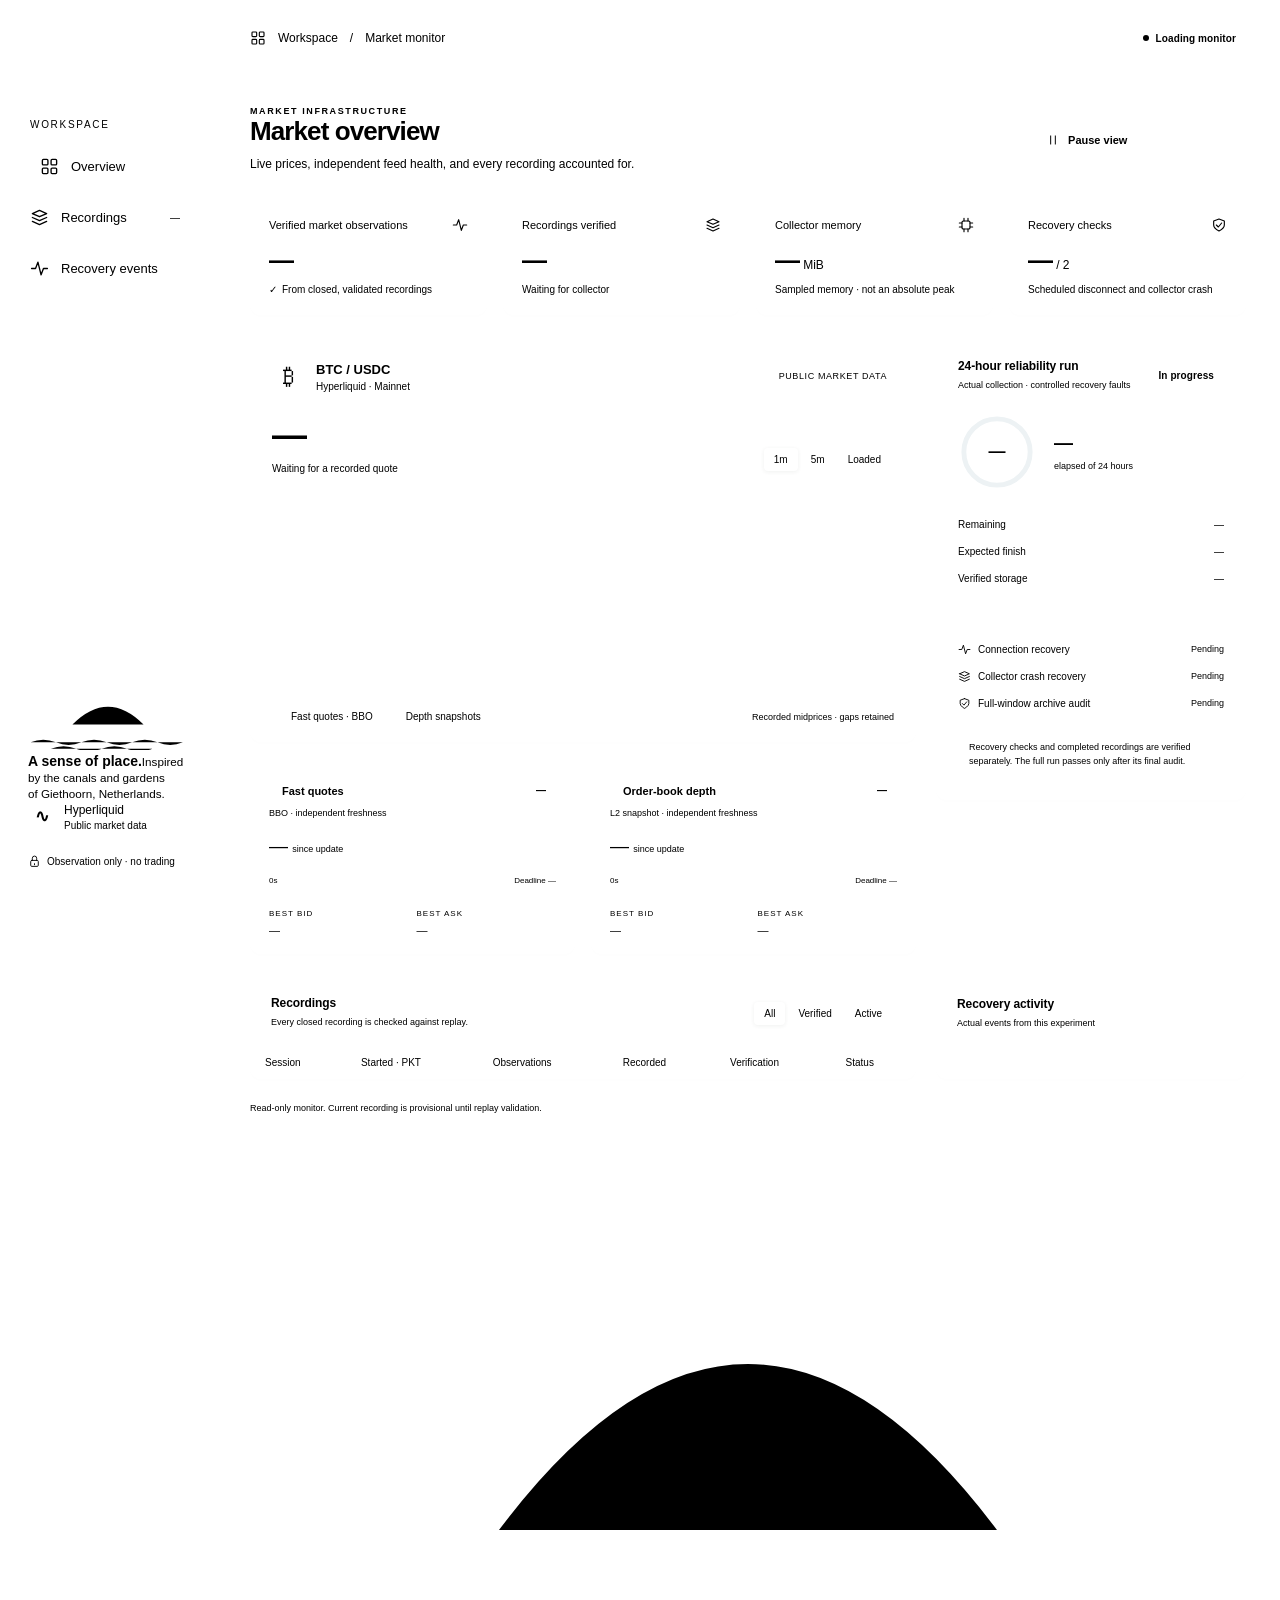
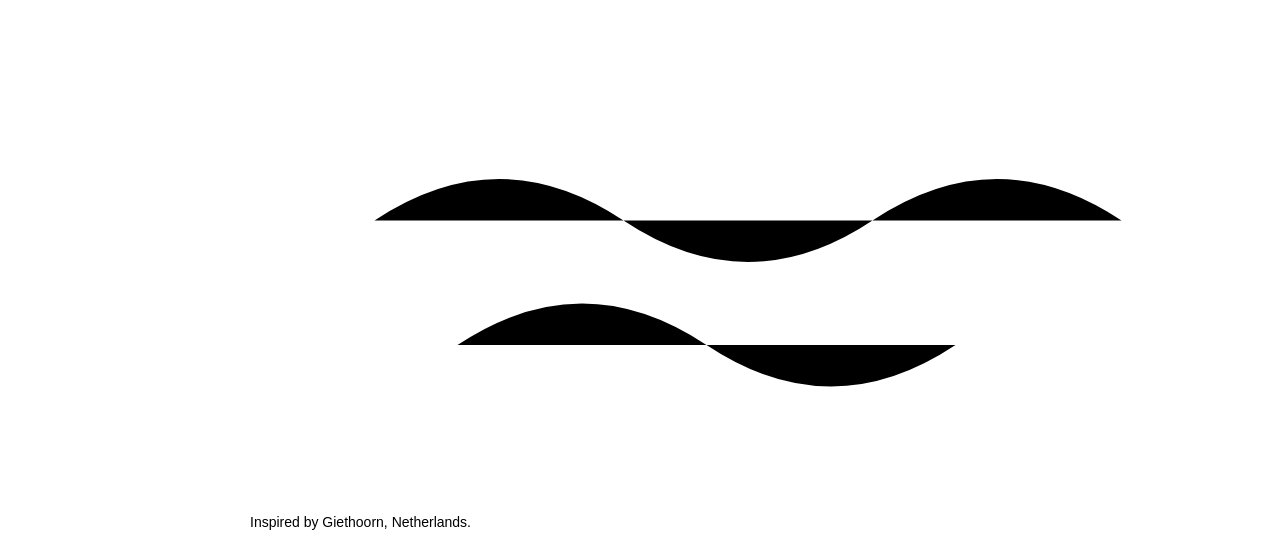
<file: web/index.html>
<!doctype html>
<html lang="en">
<head>
<meta charset="utf-8">
<meta name="viewport" content="width=device-width, initial-scale=1">
<meta name="color-scheme" content="light">
<meta name="theme-color" content="#263c30">
<title>Giethoorn — Market monitor</title>
<link rel="icon" href="data:image/svg+xml,%3Csvg%20xmlns%3D%22http%3A%2F%2Fwww.w3.org%2F2000%2Fsvg%22%20viewBox%3D%220%200%2040%2040%22%3E%3Crect%20width%3D%2240%22%20height%3D%2240%22%20rx%3D%2210%22%20fill%3D%22%23263c30%22%2F%3E%3Cg%20transform%3D%22translate%285%205%29%20scale%281.25%29%22%20fill%3D%22none%22%20stroke%3D%22%23eaf0e4%22%20stroke-width%3D%221.4%22%20stroke-linecap%3D%22round%22%20stroke-linejoin%3D%22round%22%3E%3Cpath%20d%3D%22M4%2013h16M6%2013V9m12%204V9M6%2010q6-8%2012%200M8%208v5m4-7v7m4-5v5M3%2017q3-2%206%200t6%200t6%200M5%2020q3-2%206%200t6%200%22%2F%3E%3C%2Fg%3E%3C%2Fsvg%3E">
<style>

*{box-sizing:border-box}
[hidden]{display:none!important}
body{margin:0;font-family:Inter,-apple-system,BlinkMacSystemFont,"Segoe UI",sans-serif;font-size:14px;background:var(--bg);color:var(--ink);font-feature-settings:"tnum"}
button,a{ -webkit-tap-highlight-color:transparent}
button{font:inherit;cursor:pointer}
button:focus-visible,a:focus-visible{outline:3px solid var(--focus);outline-offset:4px}
a{color:inherit;text-decoration:none}
.icon{width:19px;height:19px;fill:none;stroke:currentColor;stroke-width:1.7;stroke-linecap:round;stroke-linejoin:round;flex-shrink:0}
.symbols{position:absolute;width:0;height:0;overflow:hidden}
.app{display:grid;grid-template-columns:216px minmax(0,1fr);min-height:100vh}
.sidebar{position:sticky;top:0;height:100vh;background:var(--forest);color:var(--muted);display:flex;flex-direction:column;padding:32px 16px;gap:26px}
.brand{display:flex;align-items:center;gap:11px;color:white;padding:0 12px;font-size:20px;font-weight:650;letter-spacing:-.65px}
.brand-mark{width:33px;height:33px;border-radius:10px;background:var(--moss);display:grid;place-items:center;color:white}
.brand-mark svg{width:23px;height:23px}
.brand-sub{display:block;font-size:9px;font-weight:500;letter-spacing:2.2px;color:var(--muted);margin-top:4px}
.nav-caption{font-size:10px;letter-spacing:1.7px;color:var(--muted);margin:14px 14px}
.nav-links{display:flex;flex-direction:column;gap:6px}
.nav-link{display:flex;align-items:center;gap:12px;padding:13px 14px;border-radius:8px;font-size:13px}
.nav-link:hover{background:var(--nav-active);color:var(--card)}
.nav-link.active{background:var(--nav-active);color:var(--card)}
.nav-link.active:before{content:"";width:3px;height:17px;background:var(--moss);border-radius:2px;margin-left:-14px;margin-right:9px}
.nav-count{margin-left:auto;border-radius:4px;font-size:10px;background:var(--nav-line);padding:2px 6px}
.sidebar-bottom{margin-top:auto;padding:16px 12px 0;border-top:1px solid var(--nav-line)}
.venue-icon{width:27px;height:27px;border-radius:7px;background:var(--nav-active);color:var(--nav-accent);display:grid;place-items:center;font-size:17px;font-weight:600}
.venue-row{display:flex;gap:9px;align-items:center}
.venue-row strong{color:var(--nav-text);font-size:12px;font-weight:500}
.venue-row small{display:block;font-size:10px;margin-top:3px}
.read-only{font-size:10px;display:flex;align-items:center;gap:6px;margin-top:24px;color:var(--muted)}
.read-only .icon{width:13px;height:13px}
.workspace{min-width:0}
.topbar{height:76px;border-bottom:1px solid var(--line);background:var(--card);display:flex;align-items:center;justify-content:space-between;padding:0 34px;gap:15px}
.breadcrumb{display:flex;align-items:center;gap:12px;color:var(--muted);font-size:12px}
.breadcrumb .current{color:var(--ink)}
.breadcrumb .icon{width:16px;height:16px}
.top-actions{display:flex;align-items:center;gap:13px}
.pill{display:inline-flex;align-items:center;gap:7px;font-size:10px;font-weight:600;border-radius:30px;padding:7px 10px;white-space:nowrap;letter-spacing:.1px;background:var(--surface-muted);color:var(--muted)}
.pill.green{background:var(--sage-wash);color:var(--moss)}
.pill.amber{background:var(--thatch-wash);color:var(--warning)}
.pill.red{background:var(--danger-wash);color:var(--danger)}
.dot{width:6px;height:6px;border-radius:50%;background:currentColor}
.top-clock{color:var(--muted);font-size:11px;font-family:var(--mono)}
.button{display:inline-flex;align-items:center;justify-content:center;gap:8px;background:var(--card);border:1px solid var(--line);color:var(--muted);border-radius:7px;padding:9px 12px;font-size:11px;font-weight:550}
.button:hover{background:var(--surface-muted)}
.button.primary{background:var(--moss);border-color:var(--moss);color:white}
.button.primary:hover{background:var(--moss)}
.button .icon{width:14px;height:14px}
.button:disabled{cursor:default;opacity:.5}
.page{max-width:1600px;margin:0 auto;padding:30px 34px 24px}
.page-heading{display:flex;align-items:center;justify-content:space-between;gap:16px;margin-bottom:25px}
.eyebrow{font-size:9px;text-transform:uppercase;letter-spacing:1.6px;color:var(--muted);font-weight:600}
.page-heading h1{font-size:26px;letter-spacing:-.9px;font-weight:620;margin:0 0 8px}
.page-heading p{font-size:12px;color:var(--muted);margin:0;line-height:1.6}
.heading-actions{display:flex;gap:8px}
.notice{display:none;margin:0 0 20px;padding:12px 15px;border:1px solid var(--line);background:var(--thatch-wash);border-radius:8px;color:var(--warning);font-size:12px;line-height:1.5}
.notice.visible{display:block}
.stats{display:grid;grid-template-columns:repeat(4,minmax(0,1fr));gap:16px;margin-bottom:22px}
.card{background:var(--card);border:1px solid var(--line);border-radius:11px;box-shadow:0 2px 3px #263c3002;min-width:0}
.stat{padding:18px 19px}
.stat-top{display:flex;align-items:center;justify-content:space-between;gap:8px;color:var(--muted);font-size:11px}
.stat-top .icon{width:16px;height:16px;color:var(--muted)}
.stat-number{font-size:25px;letter-spacing:-.8px;font-weight:610;margin-top:13px;font-variant-numeric:tabular-nums}
.stat-number .unit{font-size:12px;color:var(--muted);margin-left:4px;font-weight:400;letter-spacing:0}
.stat-foot{font-size:10px;color:var(--muted);margin-top:8px;display:flex;align-items:center;gap:5px;line-height:1.4}
.check-small{color:var(--moss)}
.main-grid{display:grid;grid-template-columns:minmax(0,1fr) 310px;gap:20px;align-items:start}
.chart-card{padding:22px 22px 12px;overflow:hidden}
.card-top{display:flex;justify-content:space-between;align-items:center;gap:12px}
.market-name{display:flex;align-items:center;gap:10px}
.btc{background:var(--thatch-wash);color:var(--warning);display:grid;place-items:center;border-radius:50%;width:34px;height:34px;font-size:23px;font-weight:500}
.market-name strong{font-size:13px;font-weight:600}
.market-name small{display:block;font-size:10px;color:var(--muted);margin-top:4px}
.market-label{font-size:9px;letter-spacing:.6px;padding:5px 7px;background:var(--surface-muted);border-radius:4px;color:var(--muted)}
.price-row{display:flex;justify-content:space-between;align-items:end;margin:22px 0 15px;gap:12px}
.market-price{font-size:35px;font-weight:600;letter-spacing:-1.5px;line-height:1.15}
.price-caption{font-size:10px;color:var(--muted);margin-top:8px}
.price-caption .teal{color:var(--moss);font-weight:550}
.range-buttons,.filters{display:flex;gap:3px;background:var(--surface-muted);padding:3px;border-radius:6px;flex-shrink:0}
.range-buttons button,.filters button{border:0;background:none;color:var(--muted);padding:6px 10px;border-radius:4px;font-size:10px}
.range-buttons button.active,.filters button.active{background:white;box-shadow:0 1px 4px #263c3012;color:var(--ink)}
.chart-wrap{position:relative;min-height:210px;margin-left:-6px;margin-right:-6px}
.chart{display:block;width:100%;height:auto;min-height:210px;max-height:295px;overflow:visible}
.chart-empty{position:absolute;inset:45% 0 auto;text-align:center;color:var(--muted);font-size:12px;display:none}
.chart-legend{display:flex;align-items:center;justify-content:space-between;margin:8px 0 4px;gap:10px}
.legend-items{display:flex;align-items:center;gap:14px}
.legend{background:none;padding:4px 0;border:0;font-size:10px;color:var(--muted);display:flex;align-items:center;gap:6px}
.legend[aria-pressed="false"]{opacity:.4}
.legend-swatch{width:13px;height:2px;background:var(--moss);border-radius:2px}
.legend-swatch.depth{background:var(--brick)}
.chart-note{font-size:9px;color:var(--muted)}
.chart-tooltip{display:none;position:absolute;top:15px;left:40%;pointer-events:none;background:var(--forest);color:var(--card);border-radius:7px;padding:10px 13px;font-size:11px;box-shadow:0 3px 15px #263c3020;z-index:2}
.chart-tooltip small{color:var(--nav-text);display:block;margin-top:5px;font-size:9px}
.reliability-card{padding:22px}
.section-title{font-size:12px;font-weight:600;margin:0;letter-spacing:-.1px}
.tiny-label{font-size:9px;color:var(--muted);margin-top:6px;line-height:1.5}
.run-progress{display:flex;align-items:center;gap:18px;margin:20px 0}
.ring{width:78px;height:78px;position:relative;flex-shrink:0}
.ring svg{width:100%;height:100%;transform:rotate(-90deg)}
.ring .ring-text{position:absolute;inset:0;display:grid;place-items:center;font-size:17px;font-weight:600;color:var(--ink)}
.elapsed strong{font-size:19px;font-weight:550;letter-spacing:-.7px;font-family:var(--mono)}
.elapsed small{display:block;font-size:9px;color:var(--muted);margin-top:7px}
.run-detail{display:flex;justify-content:space-between;gap:10px;font-size:10px;color:var(--muted);padding:8px 0}
.run-detail strong{font-size:10px;font-weight:500;color:var(--muted);text-align:right}
.progress-track{height:4px;border-radius:5px;background:var(--surface-muted);overflow:hidden;margin:10px 0 18px}
.progress-bar{height:100%;background:var(--moss);transition:width .5s}
.recovery-checks{border-top:1px solid var(--line);padding-top:12px}
.check-row{display:flex;align-items:center;justify-content:space-between;gap:9px;padding:7px 0;font-size:10px;color:var(--muted)}
.check-row .check-name{display:flex;gap:7px;align-items:center}
.check-row .icon{width:13px;height:13px;color:var(--muted)}
.check-state{font-size:9px;color:var(--moss)}
.check-state.pending{color:var(--warning)}
.reliability-note{margin:13px 0 0;padding:10px 11px;border-radius:6px;background:var(--surface-muted);color:var(--muted);font-size:9px;line-height:1.6}
.feed-grid{display:grid;grid-template-columns:1fr 1fr;gap:16px;margin-top:18px}
.feed-card{padding:18px 19px}
.feed-title{display:flex;align-items:center;gap:7px;font-size:11px;font-weight:600}
.feed-title .feed-marker{width:6px;height:6px;border-radius:2px;background:var(--moss)}
.feed-title .feed-marker.depth{background:var(--brick)}
.feed-desc{font-size:9px;color:var(--muted);margin-top:5px}
.feed-age{display:flex;align-items:baseline;gap:5px;margin:17px 0 9px}
.feed-age strong{font-family:var(--mono);font-size:19px;font-weight:500;color:var(--ink);letter-spacing:-.7px}
.feed-age span{font-size:9px;color:var(--muted)}
.age-track{height:3px;background:var(--surface-muted);border-radius:3px;overflow:hidden}
.age-bar{height:100%;background:var(--moss);border-radius:3px}
.feed-threshold{display:flex;justify-content:space-between;color:var(--muted);font-size:8px;margin:7px 0 13px}
.feed-quotes{display:grid;grid-template-columns:1fr 1fr;gap:8px;border-top:1px solid var(--line);padding-top:11px}
.feed-quotes small{display:block;color:var(--muted);font-size:8px;text-transform:uppercase;letter-spacing:1px}
.feed-quotes strong{display:block;font-family:var(--mono);font-size:11px;font-weight:500;margin-top:6px;color:var(--muted)}
.feed-quotes .bid{color:var(--moss)}
.feed-quotes .ask{color:var(--brick-ink)}
.lower-grid{display:grid;grid-template-columns:minmax(0,1fr) 310px;gap:20px;margin-top:22px}
.recordings{overflow:hidden}
.recordings-heading{padding:20px 21px 16px;display:flex;align-items:center;justify-content:space-between;gap:12px}
.recordings-heading .tiny-label{font-size:9px}
.table-wrap{overflow:auto;max-height:380px}
table{border-collapse:collapse;width:100%;min-width:600px;font-size:10px}
thead{background:var(--surface-muted);position:sticky;top:0;z-index:1}
th{text-align:left;font-weight:500;color:var(--muted);padding:11px 15px;border-top:1px solid var(--line);border-bottom:1px solid var(--line);white-space:nowrap}
td{padding:14px 15px;color:var(--muted);border-bottom:1px solid var(--line-soft);white-space:nowrap}
tbody tr:last-child td{border-bottom:0}
.session-label{display:flex;align-items:center;gap:7px;color:var(--ink);font-family:var(--mono);font-size:10px}
.session-label .icon{height:13px;width:13px;color:var(--muted)}
.verification{display:inline-flex;align-items:center;gap:4px;font-size:9px;color:var(--moss)}
.verification.prefix{color:var(--warning)}
.verification .icon{width:11px;height:11px}
.row-status{font-size:9px;padding:4px 6px;border-radius:4px;background:var(--surface-muted);color:var(--muted)}
.row-status.collecting{color:var(--moss);background:var(--sage-wash)}
.row-status.recovered{color:var(--warning);background:var(--thatch-wash)}
.table-empty{text-align:center;padding:25px;color:var(--muted);font-size:11px}
.activity{padding:21px}
.timeline{margin-top:22px}
.event{position:relative;padding:0 0 23px 25px}
.event:before{content:"";position:absolute;left:5px;top:6px;bottom:-1px;width:1px;background:var(--line-soft)}
.event:last-child:before{display:none}
.event:last-child{padding-bottom:0}
.event-dot{position:absolute;left:0;top:2px;width:11px;height:11px;border-radius:50%;border:3px solid var(--sage-wash);background:var(--moss)}
.event-dot.injected{background:var(--warning);border-color:var(--thatch-wash)}
.event-title{font-size:10px;color:var(--muted);line-height:1.4;font-weight:550}
.event-desc{font-size:9px;color:var(--muted);line-height:1.6;margin-top:4px}
.event-time{font-size:8px;color:var(--muted);margin-top:7px;font-family:var(--mono)}
.footer{display:flex;align-items:center;justify-content:space-between;gap:12px;color:var(--muted);font-size:9px;margin-top:22px;line-height:1.6}
.source-name{max-width:45%;overflow:hidden;text-overflow:ellipsis;white-space:nowrap;font-family:var(--mono);font-size:8px}
.mobile-brand{display:none}
.mobile-paper-entry{display:none}
.paused{opacity:.8}
.sr-only{position:absolute;width:1px;height:1px;overflow:hidden;clip:rect(0,0,0,0);white-space:nowrap}
html{scroll-behavior:smooth;scroll-padding-top:20px}

@media(min-width:1500px){.main-grid,.lower-grid{grid-template-columns:minmax(0,1fr) 340px}
.page{padding-left:40px;padding-right:40px}
.chart{max-height:330px}
}

@media(max-width:1150px){.app{grid-template-columns:76px minmax(0,1fr)}
.sidebar{padding:26px 12px}
.brand{padding:0 9px}
.brand-text,.brand-sub,.nav-caption,.nav-link span,.nav-count,.sidebar-bottom{display:none}
.nav-links{margin-top:24px}
.nav-link{justify-content:center;padding:14px}
.nav-link.active:before{display:none}
.topbar{padding:0 24px}
.page{padding:26px 24px}
.main-grid,.lower-grid{grid-template-columns:minmax(0,1fr) 280px}
.stat{padding:16px}
.stat-number{font-size:22px}
.chart-note{display:none}
.chart-card{padding:20px 17px 12px}
.market-price{font-size:30px}
}

@media(max-width:900px){.stats{grid-template-columns:repeat(2,minmax(0,1fr))}
.main-grid,.lower-grid{grid-template-columns:1fr}
.reliability-card{display:grid;grid-template-columns:1fr 1fr;gap:0 30px}
.reliability-card>.card-top{grid-column:1/-1}
.run-progress{margin:18px 0 10px}
.run-details{grid-column:2;grid-row:2;padding-top:15px}
.progress-track{grid-column:1/-1;margin:7px 0 13px}
.recovery-checks{grid-column:1/-1;display:flex;justify-content:space-between;gap:12px}
.reliability-note{grid-column:1/-1}
.activity .timeline{display:grid;grid-template-columns:1fr 1fr;gap:18px}
.event:before{display:none}
.event{padding-bottom:0}
.top-clock{display:none}
.chart{max-height:none}
}

@media(max-width:600px){.mobile-paper-entry{display:inline-flex;margin-bottom:16px;font-size:10px}
.app{display:block}
.sidebar{display:none}
.topbar{height:62px;padding:0 18px}
.breadcrumb{display:none}
.mobile-brand{display:flex;align-items:center;gap:8px;font-size:15px;font-weight:600;letter-spacing:-.4px}
.mobile-brand .brand-mark{width:26px;height:26px;border-radius:7px}
.mobile-brand .brand-mark svg{width:19px;height:19px}
.top-actions{gap:7px}
.topbar .pill{font-size:8px;padding:6px 8px}
.page{padding:23px 16px}
.page-heading{align-items:flex-start;gap:10px;margin-bottom:20px}
.page-heading h1{font-size:23px}
.page-heading p{font-size:10px;max-width:215px}
.heading-actions .button{padding:8px;font-size:10px}
.heading-actions .button span{display:none}
.heading-actions .button.primary span{display:inline}
.button.primary{padding:8px 10px}
.stats{gap:10px;margin-bottom:16px}
.stat{padding:14px}
.stat-top{font-size:9px}
.stat-top .icon{width:13px;height:13px}
.stat-number{font-size:22px;margin-top:10px}
.stat-foot{font-size:8px}
.main-grid,.lower-grid{gap:16px}
.chart-card{padding:17px 15px 12px}
.price-row{margin:19px 0 10px}
.market-price{font-size:28px;letter-spacing:-1px}
.market-name strong{font-size:12px}
.market-name small{font-size:9px}
.market-label{font-size:8px}
.btc{width:29px;height:29px;font-size:20px}
.range-buttons button{padding:6px 8px;font-size:9px}
.chart{min-height:185px}
.chart-wrap{min-height:185px}
.feed-grid{gap:10px;margin-top:14px}
.feed-card{padding:14px 12px}
.feed-title{font-size:10px}
.feed-card .pill{font-size:7px;padding:5px 6px}
.feed-desc{font-size:8px}
.feed-age strong{font-size:17px}
.feed-age span{font-size:8px}
.feed-quotes strong{font-size:10px}
.feed-threshold{font-size:7px}
.reliability-card{padding:19px;column-gap:14px}
.recovery-checks{display:block}
.run-progress{gap:12px}
.ring{width:66px;height:66px}
.elapsed strong{font-size:15px}
.ring .ring-text{font-size:15px}
.run-detail{font-size:8px}
.run-detail strong{font-size:8px}
.reliability-note{font-size:8px}
.recordings-heading{padding:18px 15px}
.section-title{font-size:11px}
.filters button{font-size:9px;padding:5px 7px}
.activity{padding:19px}
.activity .timeline{display:block}
.event{padding-bottom:20px}
.footer{font-size:8px;align-items:start}
.source-name{max-width:38%;font-size:7px}
.price-caption{font-size:8px}
.legend{font-size:9px}
}

@media(prefers-reduced-motion:reduce){*{scroll-behavior:auto!important;transition:none!important}
}

</style>
<style id="giethoorn-theme">__GIETHOORN_THEME__</style>
</head>
<body class="monitor">
<svg class="symbols" xmlns="http://www.w3.org/2000/svg" aria-hidden="true"><defs>
<symbol id="i-grid" viewBox="0 0 24 24"><rect x="3" y="3" width="7" height="7" rx="1.3"/><rect x="14" y="3" width="7" height="7" rx="1.3"/><rect x="3" y="14" width="7" height="7" rx="1.3"/><rect x="14" y="14" width="7" height="7" rx="1.3"/></symbol>
<symbol id="i-layers" viewBox="0 0 24 24"><path d="m3 7 9-4 9 4-9 4-9-4Zm0 5 9 4 9-4M3 17l9 4 9-4"/></symbol>
<symbol id="i-pulse" viewBox="0 0 24 24"><path d="M2 12h5l3-8 4 16 3-8h5"/></symbol>
<symbol id="i-lock" viewBox="0 0 24 24"><rect x="5" y="10" width="14" height="11" rx="2"/><path d="M8 10V6a4 4 0 0 1 8 0v4m-4 6v2"/></symbol>
<symbol id="i-clock" viewBox="0 0 24 24"><circle cx="12" cy="12" r="9"/><path d="M12 7v5l3 2"/></symbol>
<symbol id="i-download" viewBox="0 0 24 24"><path d="M12 3v12m-4-4 4 4 4-4M4 16v4a1 1 0 0 0 1 1h14a1 1 0 0 0 1-1v-4"/></symbol>
<symbol id="i-check" viewBox="0 0 24 24"><path d="m5 12 4 4L19 6"/></symbol>
<symbol id="i-shield" viewBox="0 0 24 24"><path d="m12 3 8 3v6c0 5-8 9-8 9s-8-4-8-9V6l8-3Z"/><path d="m8 12 3 3 5-6"/></symbol>
<symbol id="i-memory" viewBox="0 0 24 24"><rect x="6" y="6" width="12" height="12" rx="2"/><path d="M9 2v4m6-4v4M9 18v4m6-4v4M2 9h4m-4 6h4m12-6h4m-4 6h4"/></symbol>
<symbol id="i-pause" viewBox="0 0 24 24"><path d="M8 5v14M16 5v14"/></symbol>
<symbol id="i-file" viewBox="0 0 24 24"><path d="M14 3H6a1 1 0 0 0-1 1v16a1 1 0 0 0 1 1h12a1 1 0 0 0 1-1V8l-5-5Z"/><path d="M14 3v6h5M9 13h6m-6 4h6"/></symbol>
<symbol id="i-arrow" viewBox="0 0 24 24"><path d="m9 6 6 6-6 6"/></symbol>
<symbol id="i-logo" viewBox="0 0 24 24"><path d="M4 13h16M6 13V9m12 4V9M6 10q6-8 12 0M8 8v5m4-7v7m4-5v5M3 17q3-2 6 0t6 0t6 0M5 20q3-2 6 0t6 0"/></symbol>
</defs></svg>
<div class="app">
<aside class="sidebar" aria-label="Workspace navigation">
 <a href="#overview" class="brand"><span class="brand-mark"><svg class="icon"><use href="#i-logo"/></svg></span><span class="brand-text">giethoorn<span class="brand-sub">MARKET INFRASTRUCTURE</span></span></a>
 <div><div class="nav-caption">WORKSPACE</div><nav class="nav-links">
  <a class="nav-link active" href="#overview" data-nav="overview"><svg class="icon"><use href="#i-grid"/></svg><span>Overview</span></a>
  <a class="nav-link" href="#recordings" data-nav="recordings"><svg class="icon"><use href="#i-layers"/></svg><span>Recordings</span><small class="nav-count" id="nav-count">—</small></a>
  <a class="nav-link" id="paper-nav" href="/paper" hidden><svg class="icon"><use href="#i-file"/></svg><span>Paper Lab</span><small class="nav-count">LAB</small></a>
  <a class="nav-link" id="batch-nav" href="/batch" hidden><svg class="icon"><use href="#i-file"/></svg><span>Batch Lab</span><small class="nav-count">LAB</small></a>
  <a class="nav-link" href="#activity" data-nav="activity"><svg class="icon"><use href="#i-pulse"/></svg><span>Recovery events</span></a>
 </nav></div>
 <div class="sidebar-bottom"><div class="origin-note"><svg viewBox="0 0 126 37" aria-hidden="true"><path d="M3 24h120M35 24V16m56 8v-8M35 17q28-28 56 0M43 11v13m12-20v20m14-20v20m14-13v13M2 31q10-4 20 0t20 0t20 0t20 0t20 0t20 0M18 36q10-4 20 0t20 0t20 0t20 0"/></svg><strong>A sense of place.</strong><small>Inspired by the canals and gardens<br>of Giethoorn, Netherlands.</small></div><div class="venue-row"><span class="venue-icon">∿</span><div><strong>Hyperliquid</strong><small id="sidebar-network">Public market data</small></div></div><div class="read-only"><svg class="icon"><use href="#i-lock"/></svg>Observation only · no trading</div></div>
</aside>
<div class="workspace">
 <header class="topbar"><div class="breadcrumb"><svg class="icon"><use href="#i-grid"/></svg><span>Workspace</span><span>/</span><span class="current">Market monitor</span></div><div class="mobile-brand"><span class="brand-mark"><svg class="icon"><use href="#i-logo"/></svg></span>giethoorn</div><div class="top-actions"><span class="top-clock" id="top-clock"></span><span class="pill" id="mode-badge"><span class="dot"></span><span id="mode-text">Loading monitor</span></span></div></header>
 <main class="page" id="overview">
  <div class="page-heading"><div><div class="eyebrow">Market infrastructure</div><h1>Market overview</h1><p id="page-subtitle">Live prices, independent feed health, and every recording accounted for.</p></div><div class="heading-actions"><button type="button" class="button" id="pause-view" title="Pause this display only; it does not control the collector"><svg class="icon"><use href="#i-pause"/></svg><span>Pause view</span></button><button type="button" class="button primary" id="export"><svg class="icon"><use href="#i-download"/></svg><span>Save view</span></button></div></div>
  <a id="paper-mobile" class="button mobile-paper-entry" href="/paper" hidden>Paper Lab · offline replay →</a>
  <a id="batch-mobile" class="button mobile-paper-entry" href="/batch" hidden>Batch Lab · assumptions →</a>
  <div id="notice" class="notice" role="status"></div>
  <section class="stats" aria-label="Collector statistics">
   <article class="card stat"><div class="stat-top">Verified market observations<svg class="icon"><use href="#i-pulse"/></svg></div><div class="stat-number" id="observation-count">—</div><div class="stat-foot"><span class="check-small">✓</span>From closed, validated recordings</div></article>
   <article class="card stat"><div class="stat-top">Recordings verified<svg class="icon"><use href="#i-layers"/></svg></div><div class="stat-number"><span id="verified-runs">—</span><span class="unit" id="run-total"></span></div><div class="stat-foot" id="run-foot">Waiting for collector</div></article>
   <article class="card stat"><div class="stat-top">Collector memory<svg class="icon"><use href="#i-memory"/></svg></div><div class="stat-number"><span id="memory">—</span><span class="unit">MiB</span></div><div class="stat-foot" id="resource-foot">Sampled memory · not an absolute peak</div></article>
   <article class="card stat"><div class="stat-top">Recovery checks<svg class="icon"><use href="#i-shield"/></svg></div><div class="stat-number"><span id="recovery-count">—</span><span class="unit">/ 2</span></div><div class="stat-foot" id="recovery-foot">Scheduled disconnect and collector crash</div></article>
  </section>
  <div class="main-grid"><div>
   <section class="card chart-card" aria-label="Recorded price chart">
    <div class="card-top"><div class="market-name"><span class="btc">₿</span><div><strong id="market-pair">BTC / USDC</strong><small id="market-venue">Hyperliquid · Mainnet</small></div></div><span class="market-label">PUBLIC MARKET DATA</span></div>
    <div class="price-row"><div><div class="market-price" id="market-price">—</div><div class="price-caption" id="price-caption">Waiting for a recorded quote</div></div><div class="range-buttons" role="group" aria-label="Chart time range"><button class="active" data-range="60000" aria-pressed="true">1m</button><button data-range="300000" aria-pressed="false">5m</button><button data-range="0" aria-pressed="false">Loaded</button></div></div>
    <div class="chart-wrap" id="chart-wrap"><svg class="chart" id="price-chart" viewBox="0 0 900 285" role="img" aria-label="Observed BTC midprices, with separate quote and depth series"></svg><div class="chart-empty" id="chart-empty">Waiting for recorded market observations</div><div class="chart-tooltip" id="chart-tooltip"></div></div>
    <div class="chart-legend"><div class="legend-items"><button class="legend" data-series="bbo" aria-pressed="true"><span class="legend-swatch"></span>Fast quotes · BBO</button><button class="legend" data-series="depth" aria-pressed="true"><span class="legend-swatch depth"></span>Depth snapshots</button></div><span class="chart-note">Recorded midprices · gaps retained</span></div>
   </section>
   <section class="feed-grid" aria-label="Independent feed health">
    <article class="card feed-card" id="bbo-card"><div class="card-top"><div class="feed-title"><span class="feed-marker"></span>Fast quotes</div><span class="pill" id="bbo-status">—</span></div><div class="feed-desc">BBO · independent freshness</div><div class="feed-age"><strong id="bbo-age">—</strong><span id="bbo-age-label">since update</span></div><div class="age-track"><div class="age-bar" id="bbo-age-bar"></div></div><div class="feed-threshold"><span>0s</span><span id="bbo-threshold">Deadline —</span></div><div class="feed-quotes"><div><small>Best bid</small><strong class="bid" id="bbo-bid">—</strong></div><div><small>Best ask</small><strong class="ask" id="bbo-ask">—</strong></div></div></article>
    <article class="card feed-card" id="depth-card"><div class="card-top"><div class="feed-title"><span class="feed-marker depth"></span>Order-book depth</div><span class="pill" id="depth-status">—</span></div><div class="feed-desc">L2 snapshot · independent freshness</div><div class="feed-age"><strong id="depth-age">—</strong><span id="depth-age-label">since update</span></div><div class="age-track"><div class="age-bar" id="depth-age-bar"></div></div><div class="feed-threshold"><span>0s</span><span id="depth-threshold">Deadline —</span></div><div class="feed-quotes"><div><small>Best bid</small><strong class="bid" id="depth-bid">—</strong></div><div><small>Best ask</small><strong class="ask" id="depth-ask">—</strong></div></div></article>
   </section>
  </div>
  <section class="card reliability-card" aria-label="Reliability experiment progress">
   <div class="card-top"><div><h2 class="section-title" id="run-title">24-hour reliability run</h2><div class="tiny-label">Actual collection · controlled recovery faults</div></div><span class="pill amber" id="gate-badge">In progress</span></div>
   <div class="run-progress"><div class="ring"><svg viewBox="0 0 80 80" aria-hidden="true"><circle cx="40" cy="40" r="34" fill="none" stroke="#edf2f4" stroke-width="5"/><circle id="progress-ring" cx="40" cy="40" r="34" fill="none" stroke="#169e8b" stroke-width="5" stroke-linecap="round" stroke-dasharray="213.63" stroke-dashoffset="213.63"/></svg><span class="ring-text" id="progress-percent">—</span></div><div class="elapsed"><strong id="elapsed">—</strong><small id="elapsed-label">elapsed of 24 hours</small></div></div>
   <div class="run-details"><div class="run-detail"><span>Remaining</span><strong id="remaining">—</strong></div><div class="run-detail"><span>Expected finish</span><strong id="expected-end">—</strong></div><div class="run-detail"><span>Verified storage</span><strong id="storage">—</strong></div></div><div class="progress-track"><div class="progress-bar" id="progress-bar"></div></div>
   <div class="recovery-checks"><div class="check-row"><span class="check-name"><svg class="icon"><use href="#i-pulse"/></svg>Connection recovery</span><span class="check-state pending" id="network-check">Pending</span></div><div class="check-row"><span class="check-name"><svg class="icon"><use href="#i-layers"/></svg>Collector crash recovery</span><span class="check-state pending" id="crash-check">Pending</span></div><div class="check-row"><span class="check-name"><svg class="icon"><use href="#i-shield"/></svg>Full-window archive audit</span><span class="check-state pending" id="audit-check">Pending</span></div></div>
   <p class="reliability-note" id="reliability-note">Recovery checks and completed recordings are verified separately. The full run passes only after its final audit.</p>
  </section></div>
  <div class="lower-grid">
   <section class="card recordings" id="recordings"><div class="recordings-heading"><div><h2 class="section-title">Recordings</h2><div class="tiny-label">Every closed recording is checked against replay.</div></div><div class="filters" role="group" aria-label="Filter recordings"><button class="active" data-filter="all" aria-pressed="true">All</button><button data-filter="verified" aria-pressed="false">Verified</button><button data-filter="recording" aria-pressed="false">Active</button></div></div><div class="table-wrap"><table><thead><tr><th>Session</th><th>Started · PKT</th><th>Observations</th><th>Recorded</th><th>Verification</th><th>Status</th></tr></thead><tbody id="session-rows"></tbody></table></div></section>
   <section class="card activity" id="activity"><h2 class="section-title">Recovery activity</h2><div class="tiny-label">Actual events from this experiment</div><div class="timeline" id="timeline"></div></section>
  </div>
  <footer class="footer"><span id="footer-status">Read-only monitor. Current recording is provisional until replay validation.</span><span class="source-name" id="source-name"></span></footer>
<div class="place-signature"><svg viewBox="0 0 24 24" aria-hidden="true"><path d="M4 13h16M6 13V9m12 4V9M6 10q6-8 12 0M8 8v5m4-7v7m4-5v5M3 17q3-2 6 0t6 0t6 0M5 20q3-2 6 0t6 0"/></svg><span>Inspired by Giethoorn, Netherlands.</span></div>
 </main>
</div></div>
<script id="dashboard-boot" type="application/json">__DASHBOARD_BOOT__</script>
<script>
(()=>{
'use strict';
const themeColor=name=>getComputedStyle(document.documentElement).getPropertyValue("--"+name).trim();
const boot=JSON.parse(document.getElementById('dashboard-boot').textContent);
let state=boot.state,mode=boot.mode,paused=false,connected=true,receivedAt=performance.now(),range=60000,filter='all',fetching=false;
const show={bbo:true,depth:true},$=id=>document.getElementById(id),count=new Intl.NumberFormat('en-US');
const clock=new Intl.DateTimeFormat('en-PK',{timeZone:'Asia/Karachi',hour:'2-digit',minute:'2-digit',second:'2-digit',hour12:false});
const finishDate=new Intl.DateTimeFormat('en-PK',{timeZone:'Asia/Karachi',day:'numeric',month:'short',hour:'numeric',minute:'2-digit',hour12:true});
function money(value,prefix=true){if(value===null||value===undefined)return '—';const parts=String(value).split('.');let whole=parts[0].replace(/\B(?=(\d{3})+(?!\d))/g,',');let fraction=(parts[1]||'').padEnd(2,'0');return (prefix?'$':'')+whole+'.'+fraction;}
function bytes(value){if(value===null||value===undefined)return '—';if(value<1048576)return (value/1024).toFixed(0)+' KiB';if(value<1073741824)return (value/1048576).toFixed(1)+' MiB';return (value/1073741824).toFixed(1)+' GiB';}
function duration(ms){let seconds=Math.floor(Math.max(0,ms)/1000),h=Math.floor(seconds/3600),m=Math.floor(seconds%3600/60),s=seconds%60;return [h,m,s].map(v=>String(v).padStart(2,'0')).join(':');}
function age(value){if(value===null||value===undefined)return '—';return value<1000?Math.round(value)+' ms':(value/1000).toFixed(1)+' s';}
function text(id,value){$(id).textContent=value;}
function icon(name){const node=document.createElementNS('http://www.w3.org/2000/svg','svg');node.classList.add('icon');node.setAttribute('aria-hidden','true');const use=document.createElementNS(node.namespaceURI,'use');use.setAttribute('href','#i-'+name);node.append(use);return node;}
function element(tag,className,value){const node=document.createElement(tag);if(className)node.className=className;if(value!==undefined)node.textContent=value;return node;}
function setBadge(id,label,tone){const node=$(id);node.textContent=label;node.className='pill'+(tone?' '+tone:'');}
function notice(){let message='';if(!connected)message='Monitor connection lost. The values below are historical until updates resume.';else if(paused)message='Display paused. Values below are frozen at the last monitor update.';else if(mode==='snapshot')message='Saved snapshot · captured '+finishDate.format(new Date(state.observed_at_ms))+' PKT. This file does not receive live updates.';else if(state.clock_uncertain)message='Clock timing is uncertain. Feed health is not presented as current.';else if(state.gate_status==='failed')message='The experiment stopped with a failure. Retained recordings remain available for review.';else if(state.gate_status==='incomplete')message='The collector is stopped and full-window completion has not been verified.';text('notice',message);$('notice').classList.toggle('visible',!!message);}
function renderMode(){const badge=$('mode-badge'),label=$('mode-text');let tone='',value='Collector stopped';if(!connected){tone='red';value='Monitor offline';}else if(mode==='snapshot'){tone='amber';value='Saved snapshot';}else if(paused){tone='amber';value='Display paused';}else if(state.writer_active){tone='green';value='Collector running';}else if(state.final_audit_verified){tone='green';value='Run verified';}else{tone='amber';value='Collector stopped';}badge.className='pill '+tone;label.textContent=value;text('top-clock',clock.format(new Date(mode==='snapshot'?state.observed_at_ms:Date.now()))+' PKT');notice();}
function renderFeeds(){for(const source of ['bbo','depth']){const feed=state.feeds[source];let status=feed.status;const extra=mode==='live'&&!paused&&connected?performance.now()-receivedAt:0;const ms=feed.age_ms===null?null:feed.age_ms+extra;if(status==='fresh'&&ms!==null&&ms>=feed.threshold_ms)status='stale';if(!connected)status='historical';const labels={fresh:mode==='snapshot'||paused?'Recorded fresh':'Fresh',stale:'Stale',empty:'Empty side',disconnected:'Disconnected',awaiting_data:'Awaiting data',awaiting_acknowledgement:'Awaiting ACK',disabled:'Disabled',clock_uncertain:'Clock uncertain',historical:'Historical'};setBadge(source+'-status',labels[status]||'Unknown',status==='fresh'?'green':['stale','empty','clock_uncertain'].includes(status)?'amber':'');text(source+'-age',age(ms));text(source+'-age-label',mode==='snapshot'?'age at snapshot':paused?'age when paused':!connected?'age at last poll':'since update');text(source+'-threshold','Deadline '+(feed.threshold_ms/1000)+'s');const bar=$(source+'-age-bar');bar.style.width=(ms===null?0:Math.min(100,ms/feed.threshold_ms*100))+'%';bar.style.background=status==='stale'?themeColor("warning"):status==='fresh'?themeColor("moss"):themeColor("inactive");text(source+'-bid',money(feed.quote?.bid));text(source+'-ask',money(feed.quote?.ask));}}
function renderRows(){const body=$('session-rows');body.replaceChildren();const values=state.runs.filter(row=>filter==='all'||filter==='verified'&&row.comparison||filter==='recording'&&row.status==='recording');for(const row of values){const tr=element('tr');const name=element('td'),nameWrap=element('span','session-label');nameWrap.append(icon('file'),document.createTextNode('Session '+String(row.run).padStart(3,'0')));name.append(nameWrap);tr.append(name,element('td','',clock.format(new Date(row.started_ms))),element('td','',row.snapshots===null?'Collecting':count.format(row.snapshots)),element('td','',bytes(row.recording_bytes)));const verification=element('td');if(row.comparison){const badge=element('span','verification'+(row.comparison==='live_prefix'?' prefix':''));badge.append(icon('check'),document.createTextNode(row.comparison==='exact'?'Exact replay':'Valid crash prefix'));verification.append(badge);}else verification.textContent=row.status==='recording'?'After close':'Pending';tr.append(verification);const last=element('td');let label=row.status==='recording'?'Collecting':row.status==='verified'?'Closed':row.status==='recovered'?'Recovered':row.status==='validating'?'Validating':'Stopped';if(row.exit_code!==null&&row.exit_code!==0)label='Collector error';last.append(element('span','row-status '+(row.status==='recording'?'collecting':row.status==='recovered'?'recovered':''),label));tr.append(last);body.append(tr);}if(!values.length){const td=element('td','table-empty','No recordings in this view');td.colSpan=6;const row=element('tr');row.append(td);body.append(row);}}
function renderActivity(){const timeline=$('timeline');timeline.replaceChildren();for(const item of state.activity.slice(0,6)){const node=element('div','event');node.append(element('span','event-dot'+(item.kind.endsWith('injected')||item.kind==='collector_killed'?' injected':'')),element('div','event-title',item.title),element('div','event-desc',item.detail),element('div','event-time',clock.format(new Date(item.at_ms))+' PKT'));timeline.append(node);}if(!state.activity.length)timeline.append(element('p','tiny-label','Waiting for experiment events.'));}
function render(){renderMode();$('batch-nav').hidden=!state.batch_available||mode==='snapshot';$('batch-mobile').hidden=!state.batch_available||mode==='snapshot';$('paper-nav').hidden=!state.paper_lab_available||mode==='snapshot';$('paper-mobile').hidden=!state.paper_lab_available||mode==='snapshot';text('page-subtitle',mode==='snapshot'?'A saved view of prices, feed health, and collector progress.':state.writer_active?'Live prices, independent feed health, and every recording accounted for.':'Recorded prices, disconnected feeds, and replay verification from this stopped run.');text('observation-count',count.format(state.verified_observations));text('verified-runs',count.format(state.validated_runs));text('run-total','/ '+state.started_runs+' started');text('nav-count',state.started_runs);text('run-foot',state.current_run?'Session '+String(state.current_run).padStart(3,'0')+(mode==='snapshot'?(state.writer_active?' active at capture':' stopped at capture'):state.writer_active?' collecting now':' stopped'):'Collector has stopped');text('memory',state.resource.rss_bytes===null?'—':(state.resource.rss_bytes/1048576).toFixed(1));text('resource-foot',(state.writer_active?'':'Last sample · ')+(state.resource.open_fds??'—')+' open file descriptors'+(state.writer_active?' · sampled':''));text('recovery-count',Number(state.network_recovered)+Number(state.crash_recovered));text('recovery-foot',state.restarts+' supervisor restart'+(state.restarts===1?'':'s')+' · controlled faults included');text('sidebar-network',state.network.charAt(0).toUpperCase()+state.network.slice(1)+' · public feeds');text('market-pair',state.coin+' / USDC');text('market-venue','Hyperliquid · '+state.network.charAt(0).toUpperCase()+state.network.slice(1));const last=state.feeds.bbo.quote||state.feeds.depth.quote;text('market-price',money(last?.mid));$('price-caption').replaceChildren();if(last){const caption=element('span','teal',((mode==='snapshot'||!state.writer_active)?'Recorded ':'')+(last.source==='bbo'?'BBO mid':'Depth mid'));$('price-caption').append(caption,document.createTextNode(' · spread '+money(last.spread)+' · '+clock.format(new Date(last.received_ms))+' PKT'));}else text('price-caption','Waiting for a recorded quote');const hours=state.requested_ms/3600000;text('run-title',hours===24?'24-hour reliability run':Math.round(state.requested_ms/1000)+'-second reliability run');text('elapsed',duration(state.elapsed_ms));text('elapsed-label','elapsed of '+(hours>=1?hours+' hours':Math.round(state.requested_ms/1000)+' seconds'));const left=Math.max(0,state.requested_ms-state.elapsed_ms);text('remaining',state.writer_active?Math.floor(left/3600000)+'h '+Math.floor(left%3600000/60000)+'m':state.final_audit_verified?'Complete':'Stopped');text('expected-end',state.writer_active?finishDate.format(new Date(Math.ceil(state.expected_end_ms/60000)*60000))+' PKT':'No active run');text('storage',bytes(state.verified_recording_bytes)+' / '+bytes(state.recording_budget_bytes));const percent=(state.progress*100).toFixed(1)+'%';text('progress-percent',percent);$('progress-ring').setAttribute('stroke-dashoffset',213.63*(1-state.progress));$('progress-bar').style.width=percent;const gates={running:['In progress','amber'],passed:['Verified','green'],failed:['Failed','red'],audit_pending:['Audit pending','amber'],incomplete:['Incomplete','amber']};setBadge('gate-badge',...(gates[state.gate_status]||['Unverified','amber']));for(const [id,done] of [['network-check',state.network_recovered],['crash-check',state.crash_recovered],['audit-check',state.final_audit_verified]]){text(id,done?'Passed':'Pending');$(id).className='check-state'+(done?'':' pending');}text('source-name',state.experiment);$('source-name').title=state.experiment;text('footer-status',mode==='snapshot'?'Saved view · prices and status as of '+finishDate.format(new Date(state.observed_at_ms))+' PKT.':state.writer_active?'Read-only monitor · active recordings remain provisional until replay validation.':'Read-only monitor · collector stopped; prices are historical.');$('pause-view').hidden=mode==='snapshot';renderFeeds();renderRows();renderActivity();drawChart();}
const svgNS='http://www.w3.org/2000/svg';let hoverPoints=[],chartScale=null;
function svgNode(tag,attributes,content){const node=document.createElementNS(svgNS,tag);for(const [key,value] of Object.entries(attributes||{}))node.setAttribute(key,String(value));if(content!==undefined)node.textContent=content;return node;}
function drawChart(){const svg=$('price-chart');svg.replaceChildren();const all=[...(show.bbo?state.chart.bbo:[]),...(show.depth?state.chart.depth:[])];const right=all.length?Math.max(...all.map(p=>p.x_ms)):0;const left=range?right-range:all.length?Math.min(...all.map(p=>p.x_ms)):0;const selected={};for(const source of ['bbo','depth'])selected[source]=show[source]?state.chart[source].filter(p=>p.x_ms>=left):[];const points=[...selected.bbo,...selected.depth].filter(p=>Number.isFinite(Number(p.mid)));$('chart-empty').style.display=points.length?'none':'block';const W=Math.max(300,Math.round(svg.getBoundingClientRect().width)||900),H=innerWidth<600?200:285,pad={l:58,r:15,t:18,b:32};svg.setAttribute('viewBox','0 0 '+W+' '+H);const xMin=points.length?Math.min(...points.map(p=>p.x_ms)):left,xMax=Math.max(right,xMin+1000);let yMin=points.length?Math.min(...points.map(p=>Number(p.mid))):0,yMax=points.length?Math.max(...points.map(p=>Number(p.mid))):1;const margin=Math.max((yMax-yMin)*.15,.5);yMin-=margin;yMax+=margin;const x=value=>pad.l+(value-xMin)/(xMax-xMin)*(W-pad.l-pad.r),y=value=>pad.t+(yMax-value)/(yMax-yMin)*(H-pad.t-pad.b);for(let i=0;i<=4;i++){const yy=pad.t+i*(H-pad.t-pad.b)/4;svg.append(svgNode('line',{x1:pad.l,y1:yy,x2:W-pad.r,y2:yy,stroke:themeColor("line-soft"),'stroke-dasharray':'3 5'}));if(points.length)svg.append(svgNode('text',{x:pad.l-12,y:yy+4,'text-anchor':'end',fill:themeColor("axis"),'font-size':11,'font-family':'ui-monospace,monospace'},new Intl.NumberFormat('en-US',{maximumFractionDigits:1}).format(yMax-(yMax-yMin)*i/4)));}if(!points.length){chartScale=null;hoverPoints=[];return;}const ticks=W<480?2:4;for(let i=0;i<=ticks;i++){const value=xMin+(xMax-xMin)*i/ticks;svg.append(svgNode('text',{x:x(value),y:H-8,'text-anchor':i===0?'start':i===ticks?'end':'middle',fill:themeColor("axis"),'font-size':10,'font-family':'ui-monospace,monospace'},clock.format(new Date(state.started_ms+value)).slice(0,8)));}const defs=svgNode('defs');const grad=svgNode('linearGradient',{id:'area-fill',x1:0,y1:0,x2:0,y2:1});grad.append(svgNode('stop',{offset:'0%','stop-color':themeColor("moss"),'stop-opacity':'.11'}),svgNode('stop',{offset:'100%','stop-color':themeColor("moss"),'stop-opacity':'0'}));defs.append(grad);svg.append(defs);for(const source of ['bbo','depth']){let chunks=[],chunk=[],previous=null;for(const p of selected[source]){if(previous&&(p.run!==previous.run||p.connection_id!==previous.connection_id||p.x_ms-previous.x_ms>state.feeds[source].threshold_ms)){if(chunk.length)chunks.push(chunk);chunk=[];}chunk.push(p);previous=p;}if(chunk.length)chunks.push(chunk);for(const values of chunks){let line='';for(let i=0;i<values.length;i++){const p=values[i];if(i===0)line+='M'+x(p.x_ms)+','+y(Number(p.mid));else if(source==='depth')line+='H'+x(p.x_ms)+'V'+y(Number(p.mid));else line+='L'+x(p.x_ms)+','+y(Number(p.mid));}if(source==='bbo'&&values.length>1){const fill=line+'L'+x(values.at(-1).x_ms)+','+(H-pad.b)+'L'+x(values[0].x_ms)+','+(H-pad.b)+'Z';svg.append(svgNode('path',{d:fill,fill:'url(#area-fill)',stroke:'none'}));}svg.append(svgNode('path',{d:line,fill:'none',stroke:source==='bbo'?themeColor("moss"):themeColor("brick"),'stroke-width':source==='bbo'?1.8:1.6,'stroke-linejoin':'round','stroke-linecap':'round',...(source==='depth'?{'stroke-dasharray':'4 3'}:{})}));if(values.length===1)svg.append(svgNode('circle',{cx:x(values[0].x_ms),cy:y(Number(values[0].mid)),r:2.5,fill:source==='bbo'?themeColor("moss"):themeColor("brick")}));}}hoverPoints=(selected.bbo.length?selected.bbo:selected.depth);chartScale={xMin,xMax,pad,W};svg.append(svgNode('line',{id:'crosshair',x1:0,x2:0,y1:pad.t,y2:H-pad.b,stroke:themeColor("inactive"),'stroke-dasharray':'3 3',visibility:'hidden'}));}
$('chart-wrap').addEventListener('pointermove',event=>{if(!chartScale||!hoverPoints.length)return;const bounds=$('price-chart').getBoundingClientRect();const px=(event.clientX-bounds.left)/bounds.width*chartScale.W;const target=chartScale.xMin+(px-chartScale.pad.l)/(chartScale.W-chartScale.pad.l-chartScale.pad.r)*(chartScale.xMax-chartScale.xMin);let best=hoverPoints[0];for(const p of hoverPoints)if(Math.abs(p.x_ms-target)<Math.abs(best.x_ms-target))best=p;const x=chartScale.pad.l+(best.x_ms-chartScale.xMin)/(chartScale.xMax-chartScale.xMin)*(chartScale.W-chartScale.pad.l-chartScale.pad.r);const cross=$('crosshair');cross?.setAttribute('x1',x);cross?.setAttribute('x2',x);cross?.setAttribute('visibility','visible');const tooltip=$('chart-tooltip');tooltip.replaceChildren(document.createTextNode(money(best.mid)),element('small','',clock.format(new Date(best.received_ms))+' PKT · recorded'));tooltip.style.display='block';tooltip.style.left=Math.max(8,Math.min(bounds.width-165,event.clientX-bounds.left+10))+'px';});
$('chart-wrap').addEventListener('pointerleave',()=>{$('chart-tooltip').style.display='none';$('crosshair')?.setAttribute('visibility','hidden');});
for(const button of document.querySelectorAll('[data-range]'))button.addEventListener('click',()=>{range=Number(button.dataset.range);for(const b of document.querySelectorAll('[data-range]')){b.classList.toggle('active',b===button);b.setAttribute('aria-pressed',String(b===button));}drawChart();});
for(const button of document.querySelectorAll('[data-series]'))button.addEventListener('click',()=>{show[button.dataset.series]=!show[button.dataset.series];button.setAttribute('aria-pressed',String(show[button.dataset.series]));drawChart();});
for(const button of document.querySelectorAll('[data-filter]'))button.addEventListener('click',()=>{filter=button.dataset.filter;for(const b of document.querySelectorAll('[data-filter]')){b.classList.toggle('active',b===button);b.setAttribute('aria-pressed',String(b===button));}renderRows();});
for(const link of document.querySelectorAll('[data-nav]'))link.addEventListener('click',()=>{for(const a of document.querySelectorAll('[data-nav]'))a.classList.toggle('active',a===link);});
$('pause-view').addEventListener('click',()=>{paused=!paused;$('pause-view').querySelector('span').textContent=paused?'Resume view':'Pause view';renderMode();if(!paused)refresh();});
$('export').addEventListener('click',()=>{const clone=document.documentElement.cloneNode(true);clone.querySelector('#dashboard-boot').textContent=JSON.stringify({mode:'snapshot',state}).replace(/</g,'\\u003c').replace(/>/g,'\\u003e').replace(/&/g,'\\u0026');const blob=new Blob(['<!doctype html>\n'+clone.outerHTML],{type:'text/html'});const url=URL.createObjectURL(blob);const a=document.createElement('a');a.href=url;a.download='giethoorn-'+new Date(state.observed_at_ms).toISOString().replace(/[:.]/g,'-')+'.html';a.click();setTimeout(()=>URL.revokeObjectURL(url),1000);});
async function refresh(){if(mode!=='live'||paused||fetching)return;fetching=true;const abort=new AbortController(),timer=setTimeout(()=>abort.abort(),4000);try{const response=await fetch('/api/state',{cache:'no-store',signal:abort.signal});if(!response.ok)throw Error('Monitor unavailable');const next=await response.json();if(paused)return;if(next.schema_version!==1)throw Error('Unknown monitor version');state=next;receivedAt=performance.now();connected=true;render();}catch(_){connected=false;renderMode();renderFeeds();}finally{clearTimeout(timer);fetching=false;}}
window.addEventListener('resize',()=>requestAnimationFrame(drawChart));render();if(mode==='live'){setInterval(refresh,2000);setInterval(()=>{renderMode();renderFeeds();},500);}
})();
</script>
</body>
</html>
</file>
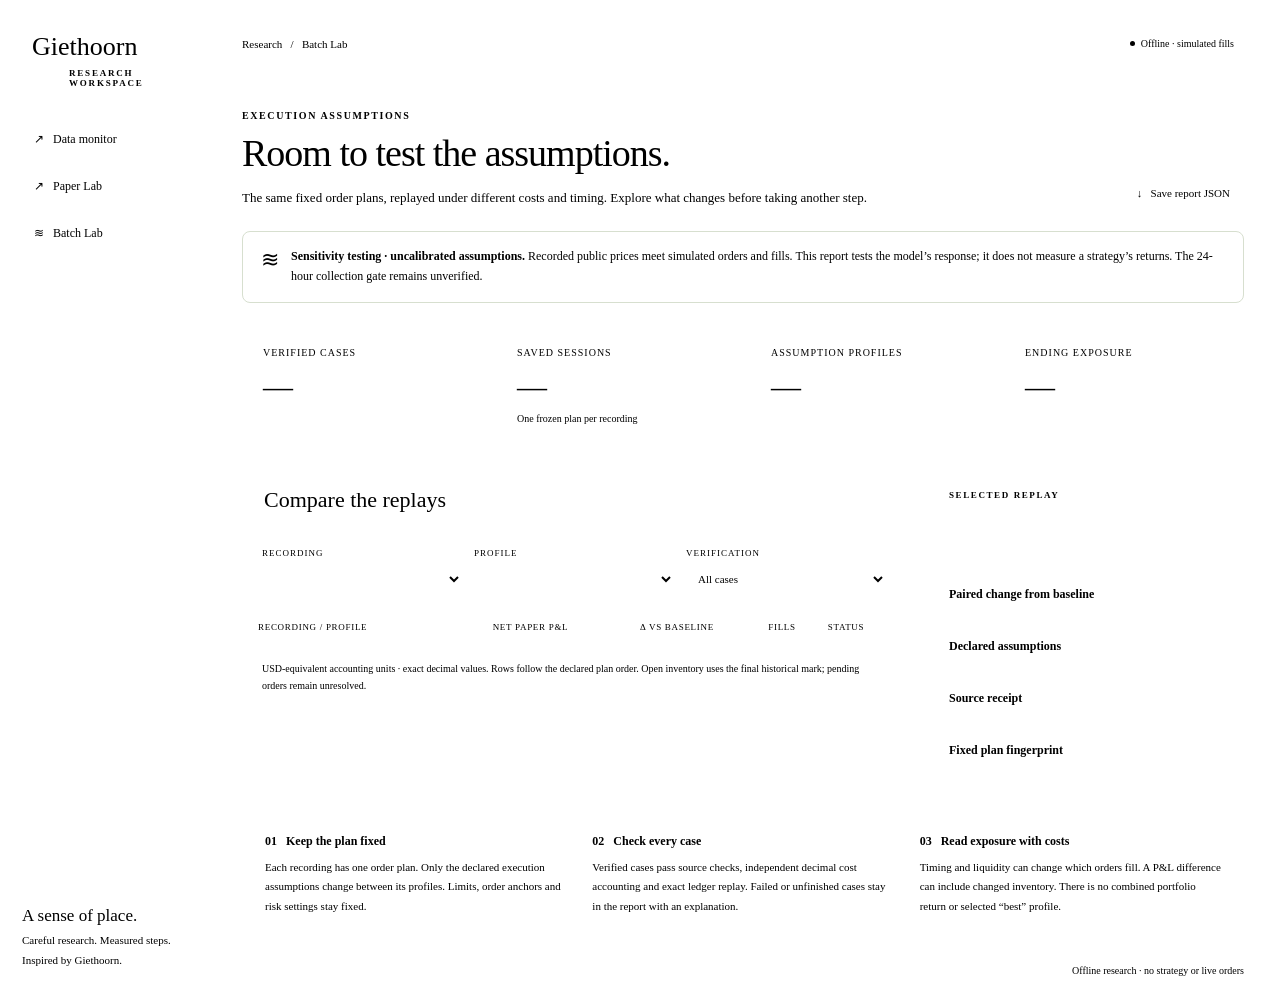
<file: web/batch.html>
<!doctype html>
<html lang="en">
<head>
<meta charset="utf-8"><meta name="viewport" content="width=device-width,initial-scale=1">
<meta name="color-scheme" content="light"><title>Batch Lab · Giethoorn</title>
<style>
*{box-sizing:border-box}body{margin:0;background:var(--bg);color:var(--ink);font-size:13px}button,select{font:inherit;color:inherit}a{color:inherit;text-decoration:none}button,select{cursor:pointer}button{background:none;border:0}button:focus-visible,select:focus-visible{outline:2px solid var(--focus);outline-offset:3px}[hidden]{display:none!important}
.shell{display:grid;grid-template-columns:206px minmax(0,1fr);min-height:100vh}.sidebar{padding:32px 22px;background:var(--forest);color:var(--nav-text);display:flex;flex-direction:column;gap:32px}.brand-row{display:flex;align-items:center;gap:10px;color:var(--card)}.brand{font-family:var(--display);font-size:26px}.brand-mark{flex-shrink:0;color:var(--nav-accent)!important}.caption,.eyebrow{text-transform:uppercase;letter-spacing:1.6px;font-size:10px;font-weight:650}.caption{color:var(--nav-muted);margin:6px 0 0 47px;font-size:9px;letter-spacing:1.8px}nav{display:grid;gap:8px}nav a,nav span{padding:12px;border-radius:6px;font-size:12px}nav .active{background:var(--nav-active);color:var(--card)}.nav-note{margin-top:auto;border-top:1px solid var(--nav-line);padding-top:23px;line-height:1.8;font-size:11px;color:var(--nav-muted)}.nav-note strong{display:block;font-family:var(--display);font-size:17px;color:var(--nav-text);font-weight:400}
main{min-width:0;padding:32px 36px 24px;max-width:1760px;width:100%;margin:auto}.top{display:flex;align-items:center;justify-content:space-between;gap:12px;border-bottom:1px solid var(--line);padding-bottom:23px}.breadcrumb{color:var(--muted);font-size:11px}.breadcrumb b{font-weight:500;color:var(--ink)}.pill{display:inline-flex;align-items:center;gap:6px;white-space:nowrap;font-size:10px;border:1px solid var(--line);border-radius:30px;padding:6px 10px;color:var(--moss)}.pill:before{content:'';width:5px;height:5px;border-radius:50%;background:currentColor}.intro{display:flex;align-items:flex-end;justify-content:space-between;gap:20px;margin:32px 0 22px}.eyebrow{color:var(--moss);margin:0 0 10px}h1{font-family:var(--display);font-weight:400;font-size:38px;letter-spacing:-1px;margin:0 0 12px}h2{font-family:var(--display);font-size:22px;font-weight:400;margin:0}h3{font-size:12px;font-weight:600;margin:0}.subtitle{line-height:1.7;color:var(--muted);margin:0;max-width:670px}.button{border:1px solid var(--line);padding:10px 14px;border-radius:6px;background:var(--card);white-space:nowrap;font-size:11px}.notice{display:flex;align-items:flex-start;gap:12px;background:var(--sage-wash);border:1px solid #d7dfcf;border-radius:8px;padding:15px 18px;line-height:1.65;font-size:12px}.notice b{font-weight:600}.notice .symbol{font-family:var(--display);font-size:22px;line-height:1.2;color:var(--moss)}
.summary{display:grid;grid-template-columns:repeat(4,minmax(0,1fr));gap:14px;margin:22px 0}.stat{padding:19px 21px;border:1px solid var(--line)}.stat-label{font-size:10px;color:var(--muted);text-transform:uppercase;letter-spacing:1px}.stat-value{font-family:var(--display);font-size:30px;margin:12px 0 8px;line-height:1}.stat small{font-size:10px;color:var(--muted);line-height:1.5}.workspace{display:grid;grid-template-columns:minmax(0,1fr) 318px;gap:20px;align-items:start}.card{border:1px solid var(--line);min-width:0}.section-head{padding:20px 22px;border-bottom:1px solid var(--line-soft);display:flex;align-items:center;justify-content:space-between;gap:12px}.section-head small{font-size:10px;color:var(--muted)}.filters{padding:15px 20px;display:flex;gap:12px;flex-wrap:wrap;border-bottom:1px solid var(--line-soft)}.filters label{display:grid;gap:6px;font-size:9px;text-transform:uppercase;letter-spacing:1px;color:var(--muted);flex:1;min-width:100px}.filters select{border:1px solid var(--line);border-radius:5px;background:var(--card);padding:8px;font-size:11px;text-transform:none;letter-spacing:0;width:100%;min-width:0}.table-scroll{overflow-x:auto}table{border-collapse:collapse;width:100%;font-size:11px;white-space:nowrap}th{text-align:left;color:var(--muted);text-transform:uppercase;font-size:9px;letter-spacing:.7px;padding:13px 16px;font-weight:500;background:var(--surface-muted)}td{padding:12px 16px;border-top:1px solid var(--line-soft);font-variant-numeric:tabular-nums}th.num,td.num{text-align:right}tr.selected td{background:var(--sage-wash)}tr:hover td{background:var(--surface-muted)}.case-button{text-align:left;padding:0;line-height:1.6;width:100%;font-size:11px}.case-button strong{display:block;font-weight:500}.case-button small{font-size:10px;color:var(--muted)}.baseline-tag{font-size:8px;color:var(--moss);border:1px solid #cad6bd;padding:2px 4px;border-radius:3px;margin-left:6px}.negative{color:var(--brick-ink)}.positive{color:var(--moss)}.status{font-size:9px}.status.verified{color:var(--moss)}.status.failed{color:var(--danger)}.status.not_run{color:var(--warning)}.table-foot{font-size:10px;color:var(--muted);padding:15px 20px;line-height:1.7;border-top:1px solid var(--line-soft)}.empty{text-align:center;padding:30px;color:var(--muted)}
.detail{padding:23px}.detail .eyebrow{font-size:9px;margin-bottom:8px}.detail h2{font-size:24px;margin-bottom:7px;overflow-wrap:anywhere}.detail-sub{font-size:11px;color:var(--muted);line-height:1.6}.detail-value{font-family:var(--display);font-size:27px;margin:24px 0 6px;overflow-wrap:anywhere;letter-spacing:-.7px}.detail-label{font-size:10px;color:var(--muted);line-height:1.7}.divider{border-top:1px solid var(--line-soft);margin:22px 0}.pairs{display:grid;gap:12px;margin:15px 0 0}.pair{display:flex;align-items:baseline;justify-content:space-between;gap:12px;font-size:11px}.pair dt{color:var(--muted)}.pair dd{margin:0;text-align:right;overflow-wrap:anywhere;max-width:62%;font-variant-numeric:tabular-nums}.callout{background:var(--thatch-wash);color:var(--warning);padding:12px;border-radius:5px;font-size:10px;line-height:1.65;margin-top:17px}.hash{font:9px/1.8 var(--mono);word-break:break-all;color:var(--muted);margin-top:8px}.reason{font-size:11px;line-height:1.8;overflow-wrap:anywhere;background:var(--danger-wash);padding:12px;border-radius:5px;color:var(--danger);margin-top:18px}.method{margin-top:22px;padding:23px;display:grid;grid-template-columns:repeat(3,minmax(0,1fr));gap:26px}.method p{font-size:11px;line-height:1.8;color:var(--muted);margin:9px 0 0}footer{display:flex;justify-content:space-between;gap:15px;padding-top:23px;color:var(--muted);font-size:10px;line-height:1.6}.mobile-brand{display:none}
@media(min-width:1500px){.detail{position:sticky;top:20px}}@media(max-width:1200px){.shell{grid-template-columns:172px minmax(0,1fr)}.sidebar{padding:28px 14px}main{padding:28px 24px}.workspace{grid-template-columns:minmax(0,1fr)}.detail{display:grid;grid-template-columns:repeat(2,minmax(0,1fr));gap:24px}.detail .divider{display:none}.detail h3{margin-top:22px}.detail-block+.detail-block{border-left:1px solid var(--line);padding-left:24px}.summary{gap:10px}.stat{padding:17px}.stat-value{font-size:27px}}
@media(max-width:740px){.shell{grid-template-columns:minmax(0,1fr)}.sidebar{display:none}.mobile-brand{display:block;font-family:var(--display);font-size:22px}.breadcrumb{display:none}main{padding:20px 18px}.top{padding-bottom:18px}.intro{align-items:flex-start;flex-direction:column;margin-top:25px;gap:17px}h1{font-size:33px}.summary{grid-template-columns:repeat(2,minmax(0,1fr))}.stat-value{font-size:28px}.method{grid-template-columns:minmax(0,1fr);gap:22px}.detail{grid-template-columns:minmax(0,1fr)}.detail-block+.detail-block{padding:20px 0 0;border-left:0;border-top:1px solid var(--line)}.filters{gap:8px;padding:14px}.filters label{min-width:90px}.section-head{padding:19px 17px}.section-head h2{font-size:21px}td,th{padding-left:14px;padding-right:14px}footer{flex-direction:column;gap:6px}.notice{padding:14px}.subtitle{font-size:12px}.detail-value{font-size:23px}}@media(prefers-reduced-motion:reduce){*{scroll-behavior:auto!important}}
</style><style id="giethoorn-theme">__GIETHOORN_THEME__</style>
</head>
<body><div class="shell">
<aside class="sidebar"><div><a class="brand-row" href="#"><span class="brand-mark"><svg viewBox="0 0 36 36" aria-hidden="true"><path d="M3 23h30M8 23V17m20 6v-6M8 17q10-15 20 0M13 12v11m10-11v11M3 29q4-3 8 0t8 0t8 0t6 0"/></svg></span><span class="brand">Giethoorn</span></a><p class="caption">Research workspace</p></div><nav aria-label="Workspace"><a class="server-link" href="/">↗ &nbsp; Data monitor</a><a class="server-link" href="/paper">↗ &nbsp; Paper Lab</a><span class="active" aria-current="page">≋ &nbsp; Batch Lab</span></nav><div class="nav-note"><strong>A sense of place.</strong>Careful research. Measured steps.<br>Inspired by Giethoorn.</div></aside>
<main><header class="top"><span class="mobile-brand">Giethoorn</span><span class="breadcrumb">Research &nbsp; / &nbsp; <b>Batch Lab</b></span><span class="pill">Offline · simulated fills</span></header>
<section class="intro"><div><p class="eyebrow">Execution assumptions</p><h1>Room to test the assumptions.</h1><p class="subtitle">The same fixed order plans, replayed under different costs and timing. Explore what changes before taking another step.</p></div><button class="button" id="download">↓ &nbsp; Save report JSON</button></section>
<div class="notice"><span class="symbol" aria-hidden="true">≋</span><div><b>Sensitivity testing · uncalibrated assumptions.</b> Recorded public prices meet simulated orders and fills. This report tests the model’s response; it does not measure a strategy’s returns. The 24-hour collection gate remains unverified.</div></div>
<section class="summary" aria-label="Batch summary"><article class="card stat"><span class="stat-label">Verified cases</span><div class="stat-value" id="verified-count">—</div><small id="verified-note"></small></article><article class="card stat"><span class="stat-label">Saved sessions</span><div class="stat-value" id="dataset-count">—</div><small>One frozen plan per recording</small></article><article class="card stat"><span class="stat-label">Assumption profiles</span><div class="stat-value" id="profile-count">—</div><small id="baseline-note"></small></article><article class="card stat"><span class="stat-label">Ending exposure</span><div class="stat-value" id="exposure-count">—</div><small id="exposure-note"></small></article></section>
<div class="workspace"><section class="card"><div class="section-head"><h2>Compare the replays</h2><small id="visible-count"></small></div><div class="filters"><label>Recording<select id="dataset-filter" aria-label="Filter recording"></select></label><label>Profile<select id="profile-filter" aria-label="Filter profile"></select></label><label>Verification<select id="status-filter" aria-label="Filter verification"><option value="all">All cases</option><option value="verified">Verified</option><option value="failed">Failed</option><option value="not_run">Not run</option></select></label></div><div class="table-scroll"><table><thead><tr><th>Recording / profile</th><th class="num">Net paper P&amp;L</th><th class="num">Δ vs baseline</th><th class="num">Fills</th><th>Status</th></tr></thead><tbody id="case-rows"></tbody></table></div><p class="empty" id="empty" hidden>No cases match these filters.</p><div class="table-foot">USD-equivalent accounting units · exact decimal values. Rows follow the declared plan order. Open inventory uses the final historical mark; pending orders remain unresolved.</div></section>
<aside class="card detail" aria-label="Selected case" id="case-detail"><section class="detail-block"><p class="eyebrow">Selected replay</p><h2 id="detail-title"></h2><div class="detail-sub" id="detail-sub"></div><div class="detail-value" id="detail-pnl"></div><div class="detail-label" id="detail-caption"></div><div class="reason" id="detail-reason" hidden></div><dl class="pairs" id="outcome-pairs"></dl><div class="callout" id="path-note"></div><div class="divider"></div><h3>Paired change from baseline</h3><dl class="pairs" id="delta-pairs"></dl></section><section class="detail-block"><div class="divider"></div><h3>Declared assumptions</h3><dl class="pairs" id="assumption-pairs"></dl><div class="divider"></div><h3>Source receipt</h3><dl class="pairs" id="source-pairs"></dl><div class="hash" id="source-hash"></div><div class="divider"></div><h3>Fixed plan fingerprint</h3><div class="hash" id="plan-hash"></div></section></aside></div>
<section class="card method"><div><h3>01 &nbsp; Keep the plan fixed</h3><p>Each recording has one order plan. Only the declared execution assumptions change between its profiles. Limits, order anchors and risk settings stay fixed.</p></div><div><h3>02 &nbsp; Check every case</h3><p>Verified cases pass source checks, independent decimal cost accounting and exact ledger replay. Failed or unfinished cases stay in the report with an explanation.</p></div><div><h3>03 &nbsp; Read exposure with costs</h3><p>Timing and liquidity can change which orders fill. A P&amp;L difference can include changed inventory. There is no combined portfolio return or selected “best” profile.</p></div></section>
<footer><span id="report-status"></span><span>Offline research · no strategy or live orders</span></footer>
</main></div><script id="batch-boot" type="application/json">__BATCH_BOOT__</script>
<script>
'use strict';
const report=JSON.parse(document.getElementById('batch-boot').textContent),$=id=>document.getElementById(id),dataset=id=>report.datasets.find(d=>d.id===id),profile=id=>report.profiles.find(p=>p.id===id),pair=id=>report.comparisons.find(p=>p.case_id===id);
let selected=report.cases[0].id;
function text(id,value){$(id).textContent=value??'—';}
function money(value,signed=false){if(value===null||value===undefined)return '—';const negative=value.startsWith('-');let [whole,part]=value.replace(/^[+-]/,'').split('.');whole=whole.replace(/\B(?=(\d{3})+(?!\d))/g,',');return (negative?'−':signed&&value!=='0'?'+':'')+'$'+whole+(part?'.'+part:'');}
function color(node,value){node.classList.remove('negative','positive');if(value!=null&&value!=='0')node.classList.add(value.startsWith('-')?'negative':'positive');}
function options(id,items,label){for(const [value,name] of [['all',label],...items.map(v=>[v.id,v.label])]){const option=document.createElement('option');option.value=value;option.textContent=name;$(id).append(option);}}
function pairs(id,items){$(id).replaceChildren();for(const [label,value] of items){const div=document.createElement('div');div.className='pair';const dt=document.createElement('dt'),dd=document.createElement('dd');dt.textContent=label;dd.textContent=value??'—';div.append(dt,dd);$(id).append(div);}}
function detail(){const c=report.cases.find(c=>c.id===selected),p=profile(c.profile_id),d=dataset(c.dataset_id),m=c.metrics,comparison=pair(c.id),snapshot=report.snapshots.find(s=>s.dataset_id===d.id);text('detail-title',p.label);text('detail-sub',d.label+' · '+(c.profile_id===report.baseline_profile?'Baseline profile':'Paired with '+profile(report.baseline_profile).label));text('detail-pnl',money(m?.net_pnl));color($('detail-pnl'),m?.net_pnl);text('detail-caption',m?m.valuation==='flat_account'?'Net paper P&L · ending inventory flat':'Net paper P&L · open inventory at historical mark':'Result unavailable · case '+c.status.replace('_',' '));$('detail-reason').hidden=!c.reason;text('detail-reason',c.reason);
 pairs('outcome-pairs',m?[['Assumed fills / requests',m.fills+' / '+m.requests],['Fees',money(m.fees)],['Spread in fill prices',money(m.spread_cost)],['Slippage in fill prices',money(m.slippage_cost)],['Ending position',m.position_quantity+' '+m.coin],['Unresolved orders',m.pending_orders]]:[]);
 text('path-note',!m?'No zero result is substituted for this case.':comparison.execution_path_changed?'Execution path changed. Fill timing, quantity or final order states differ; the P&L delta includes these effects.':'Execution path matches baseline: the same fill source events, quantities and final order states. Assumptions remain uncalibrated.');
 pairs('delta-pairs',comparison.deltas?[['Net paper P&L',money(comparison.deltas.net_pnl,true)],['Fees',money(comparison.deltas.fees,true)],['Spread component',money(comparison.deltas.spread_cost,true)],['Slippage component',money(comparison.deltas.slippage_cost,true)]]:[['Comparison',comparison.unavailable_reason]]);
 const a=p.assumptions;pairs('assumption-pairs',[['Fee rate',a.fee_rate],['Adverse slippage',a.slippage_bps+' bps'],['Top-size fraction',a.top_size_fraction],['Arrival delay',a.latency_ms+' ms'],['Fresh-quote window',a.quote_wait_ms+' ms']]);pairs('source-pairs',[['Origin',d.origin==='captured_public_data'?'Captured public data':'Synthetic fixture'],['Selected feed',d.feed.toUpperCase()],['Source end',({duration_elapsed:'Recorded window ended',failed:'Capture failed',fixture_end:'Synthetic fixture ended'})[snapshot?.source_end_reason]??snapshot?.source_end_reason??'Unavailable'],['24-hour gate','Not verified']]);text('source-hash',c.recording_sha256??snapshot?.recording_sha256??'No verified fingerprint');text('plan-hash',c.fixed_plan_sha256??snapshot?.fixed_plan_sha256??'Plan not verified');
}
function render(){const visible=report.cases.filter(c=>($('dataset-filter').value==='all'||$('dataset-filter').value===c.dataset_id)&&($('profile-filter').value==='all'||$('profile-filter').value===c.profile_id)&&($('status-filter').value==='all'||$('status-filter').value===c.status));if(visible.length&&!visible.some(c=>c.id===selected))selected=visible[0].id;$('case-detail').hidden=!visible.length;text('visible-count',visible.length+' of '+report.cases.length+' cases');$('empty').hidden=visible.length>0;$('case-rows').replaceChildren();for(const c of visible){const tr=document.createElement('tr');tr.dataset.caseId=c.id;tr.className=c.id===selected?'selected':'';const cell=document.createElement('td'),button=document.createElement('button');button.className='case-button';button.setAttribute('aria-pressed',String(c.id===selected));const strong=document.createElement('strong'),small=document.createElement('small');strong.textContent=dataset(c.dataset_id).label;small.textContent=profile(c.profile_id).label;button.append(strong,small);if(c.profile_id===report.baseline_profile){const badge=document.createElement('span');badge.className='baseline-tag';badge.textContent='BASE';button.append(badge);}button.addEventListener('click',()=>{selected=c.id;render();});cell.append(button);tr.append(cell);for(const [value,raw] of [[money(c.metrics?.net_pnl),c.metrics?.net_pnl],[money(pair(c.id).deltas?.net_pnl,true),pair(c.id).deltas?.net_pnl],[c.metrics?.fills??'—',null]]){const td=document.createElement('td');td.className='num';td.textContent=value;color(td,raw);tr.append(td);}const status=document.createElement('td');status.className='status '+c.status;status.textContent=c.status==='verified'?'✓ Verified':c.status==='failed'?'Failed':'Not run';tr.append(status);$('case-rows').append(tr);}if(visible.length)detail();}
options('dataset-filter',report.datasets,'All recordings');options('profile-filter',report.profiles,'All profiles');for(const id of ['dataset-filter','profile-filter','status-filter'])$(id).addEventListener('change',render);
text('verified-count',report.counts.verified+' / '+report.cases.length);text('verified-note',report.counts.failed+' failed · '+report.counts.not_run+' not run');text('dataset-count',report.datasets.length);text('profile-count',report.profiles.length);text('baseline-note','Baseline: '+profile(report.baseline_profile).label);const verified=report.cases.filter(c=>c.status==='verified');text('exposure-count',verified.filter(c=>c.metrics.position_quantity!=='0').length+' open');text('exposure-note',verified.filter(c=>c.metrics.pending_orders>0).length+' cases with pending orders');text('report-status',report.status==='verified'?'All planned cases verified · sensitivity report v1':'Batch '+report.status.replaceAll('_',' ')+' · review unavailable cases');
for(const link of document.querySelectorAll('.server-link'))link.hidden=!['http:','https:'].includes(location.protocol);
$('download').addEventListener('click',()=>{const url=URL.createObjectURL(new Blob([JSON.stringify(report,null,2)+'\n'],{type:'application/json'})),a=document.createElement('a');a.href=url;a.download='giethoorn-batch-report.json';a.click();setTimeout(()=>URL.revokeObjectURL(url),1000);});render();
</script></body></html>
</file>
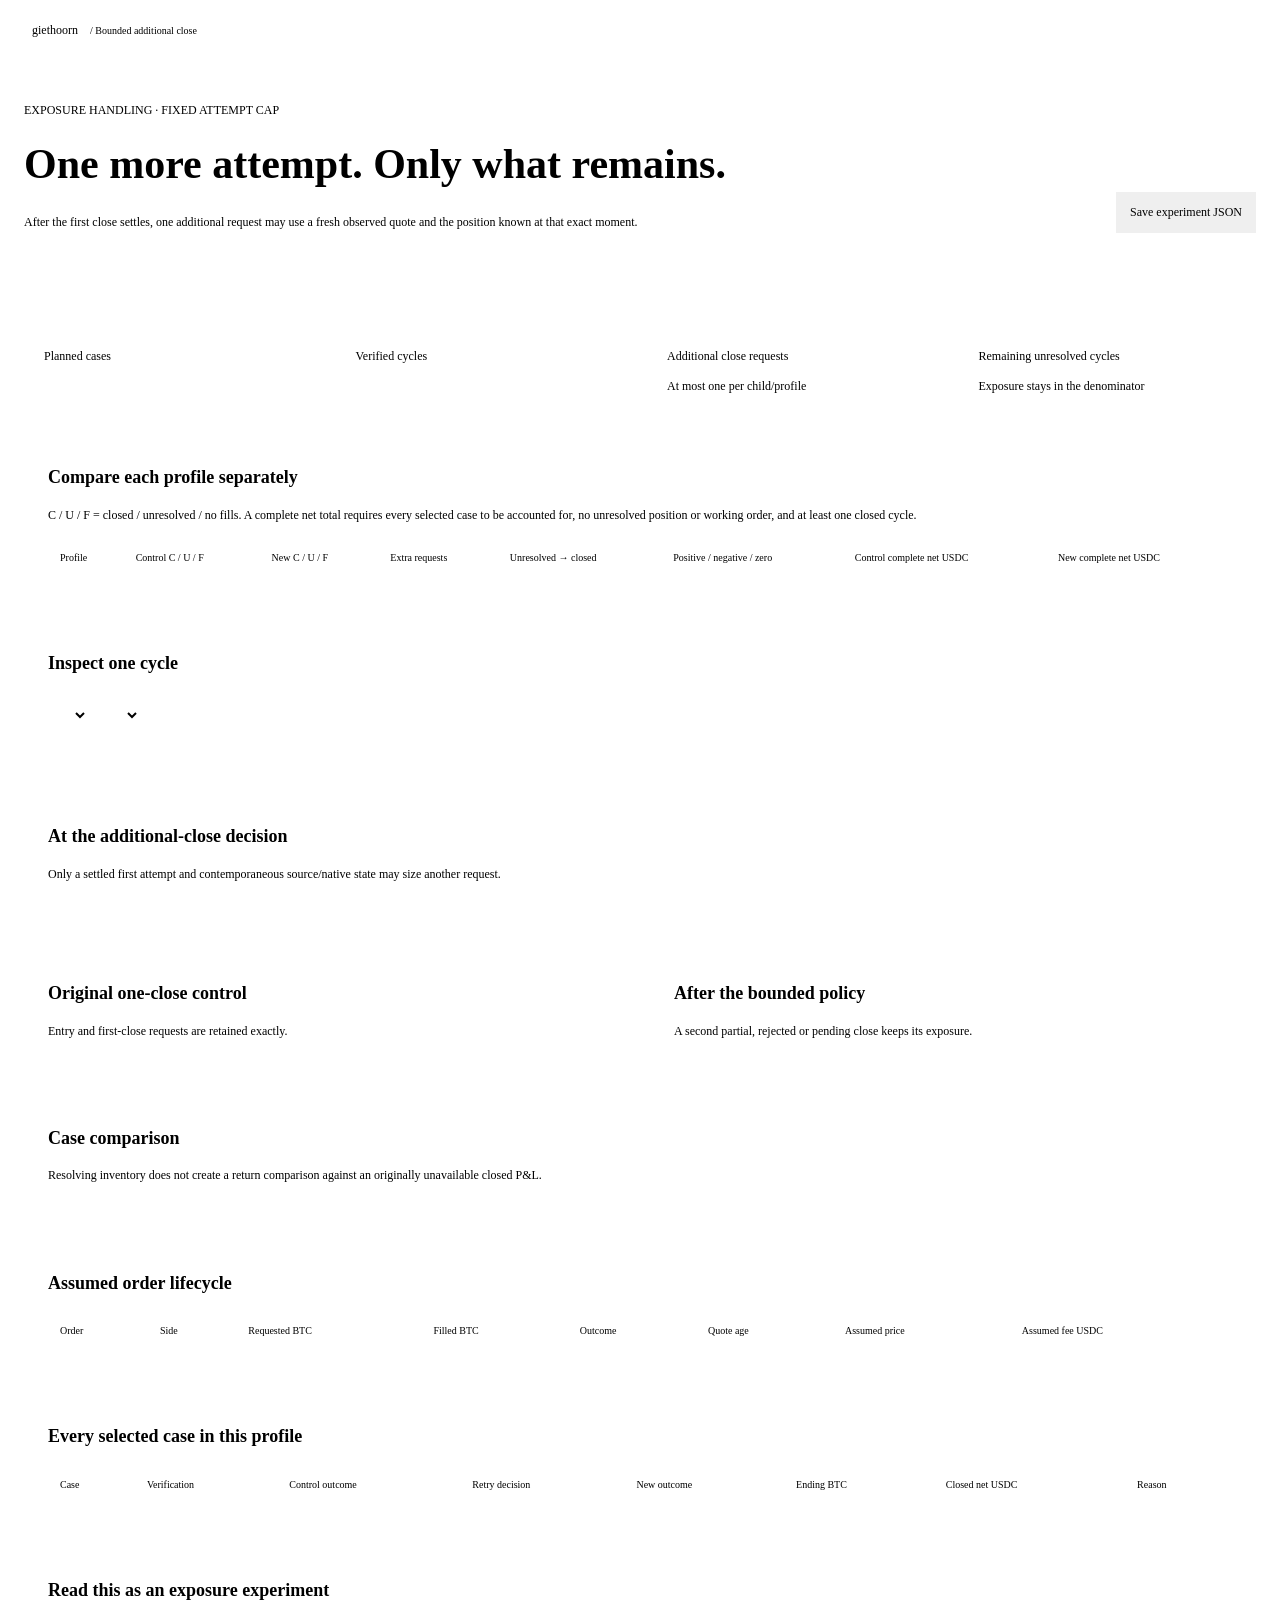
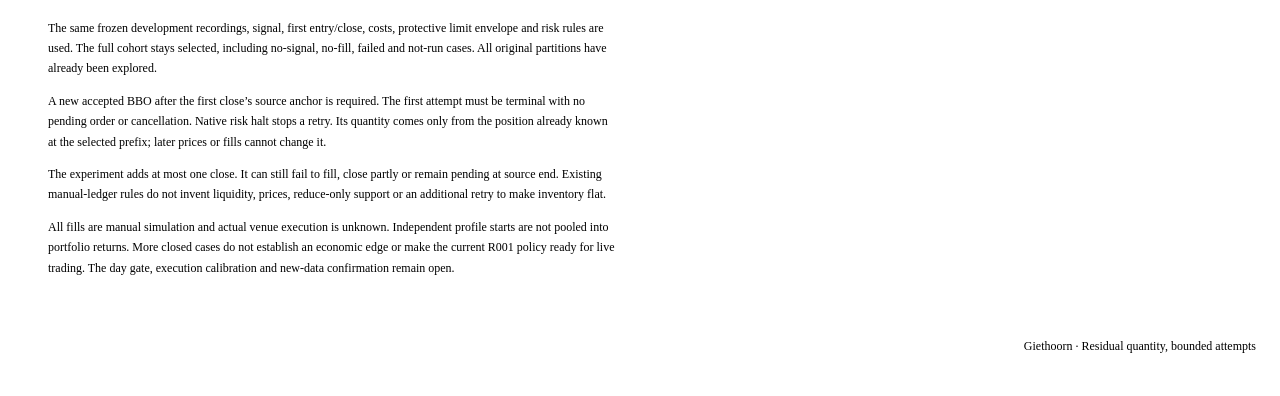
<file: web/bounded-exit.html>
<!doctype html><html lang="en"><head><meta charset="utf-8"><meta name="viewport" content="width=device-width,initial-scale=1">
<meta http-equiv="Content-Security-Policy" content="default-src 'none'; script-src 'unsafe-inline'; style-src 'unsafe-inline'; connect-src 'none'">
<title>Giethoorn · Bounded additional close</title><style>__GIETHOORN_THEME__
*{box-sizing:border-box}body{margin:0;background:var(--bg);color:var(--ink);font-size:12px;line-height:1.7}button,select{font:inherit;cursor:pointer}.topbar{padding:20px max(20px,calc((100% - 1280px)/2));border-bottom:1px solid var(--line);display:flex;justify-content:space-between;align-items:center;gap:14px;flex-wrap:wrap}.brand{display:flex;align-items:center;gap:12px}.brand small{color:var(--muted)}.pill{padding:7px 10px;border-radius:20px}.page{max-width:1320px;padding:40px 24px;margin:auto}.heading{display:flex;justify-content:space-between;align-items:end;gap:24px}.heading h1{font-size:42px;margin:8px 0 12px}.heading p{margin:0;max-width:700px;color:var(--muted)}.button{padding:10px 14px;border:1px solid var(--line);white-space:nowrap}.notice{padding:18px 20px;background:var(--sage-wash);border:1px solid var(--line);border-left:3px solid var(--moss);border-radius:8px;margin:26px 0}.notice p{margin:5px 0;color:var(--muted)}.notice.bad{background:var(--danger-wash);border-left-color:var(--danger)}.stats{display:grid;grid-template-columns:repeat(4,minmax(0,1fr));gap:14px}.stat{padding:20px}.stat-number{font-size:28px;margin:10px 0;overflow-wrap:anywhere;font-variant-numeric:tabular-nums}.card{min-width:0}.panel{padding:24px;margin-top:22px}.section-title{margin:0 0 12px}.small{font-size:12px;color:var(--muted)}.filters{display:flex;gap:12px;flex-wrap:wrap;margin:18px 0}.filters select{padding:10px;max-width:100%;border:1px solid var(--line);border-radius:6px;background:var(--card);color:var(--ink)}.layout{display:grid;grid-template-columns:repeat(2,minmax(0,1fr));gap:20px}.control{border-top:3px solid var(--moss)}.ending{border-top:3px solid var(--brick)}.facts div{display:flex;justify-content:space-between;gap:20px;padding:10px 0;border-bottom:1px solid var(--line-soft)}dt{color:var(--muted)}dd{margin:0;text-align:right;overflow-wrap:anywhere;min-width:0;font-variant-numeric:tabular-nums}.decision-facts{display:grid;grid-template-columns:repeat(2,minmax(0,1fr));gap:0 28px}table{width:100%;border-collapse:collapse;font-size:11px}th{text-align:left;background:var(--surface-muted);font-size:10px;font-weight:500;color:var(--muted)}th,td{padding:12px;border-bottom:1px solid var(--line-soft);white-space:nowrap}.table-wrap{overflow:auto;max-height:480px}.rules p{max-width:95ch;color:var(--muted)}.diagnostic{white-space:pre-wrap;overflow-wrap:anywhere}.footer{display:flex;justify-content:space-between;gap:16px;margin-top:22px}
@media(max-width:900px){.stats{grid-template-columns:repeat(2,minmax(0,1fr))}.layout{grid-template-columns:minmax(0,1fr)}.decision-facts{grid-template-columns:minmax(0,1fr)}}@media(max-width:550px){.page{padding:28px 16px}.topbar{padding:16px}.brand small{display:none}.heading{flex-direction:column;align-items:start}.heading h1{font-size:35px}.heading .button{width:100%}.stat,.panel{padding:17px}.stats{gap:10px}.stat-number{font-size:25px}.filters,.footer{flex-direction:column}.facts div{display:block}dd{text-align:left;margin-top:5px}}
</style></head><body>
<header class="topbar"><div class="brand"><span class="brand-mark" aria-hidden="true"><svg viewBox="0 0 24 24"><path d="M4 13h16M6 13V9m12 4V9M6 10q6-8 12 0M8 8v5m4-7v7m4-5v5M3 17q3-2 6 0t6 0t6 0M5 20q3-2 6 0t6 0"/></svg></span>giethoorn<small>/ Bounded additional close</small></div><span class="pill" id="origin"></span></header>
<main class="page"><div class="heading"><div><div class="eyebrow">EXPOSURE HANDLING · FIXED ATTEMPT CAP</div><h1>One more attempt. Only what remains.</h1><p>After the first close settles, one additional request may use a fresh observed quote and the position known at that exact moment.</p></div><button class="button primary" id="download">Save experiment JSON</button></div>
<section class="notice" id="notice" role="status"><strong id="status"></strong><p id="preserved"></p><p id="scope"></p><pre id="error" class="diagnostic" hidden></pre></section>
<section class="stats"><div class="card stat"><div class="stat-top">Planned cases</div><div class="stat-number" id="planned"></div><div class="stat-foot" id="children"></div></div><div class="card stat"><div class="stat-top">Verified cycles</div><div class="stat-number" id="verified"></div><div class="stat-foot" id="coverage"></div></div><div class="card stat"><div class="stat-top">Additional close requests</div><div class="stat-number" id="retry-count"></div><div class="stat-foot">At most one per child/profile</div></div><div class="card stat"><div class="stat-top">Remaining unresolved cycles</div><div class="stat-number" id="unresolved"></div><div class="stat-foot">Exposure stays in the denominator</div></div></section>
<section class="card panel"><h2 class="section-title">Compare each profile separately</h2><p class="small">C / U / F = closed / unresolved / no fills. A complete net total requires every selected case to be accounted for, no unresolved position or working order, and at least one closed cycle.</p><div class="table-wrap"><table><thead><tr><th>Profile</th><th>Control C / U / F</th><th>New C / U / F</th><th>Extra requests</th><th>Unresolved → closed</th><th>Positive / negative / zero</th><th>Control complete net USDC</th><th>New complete net USDC</th></tr></thead><tbody id="profiles"></tbody></table></div></section>
<section class="card panel"><h2 class="section-title">Inspect one cycle</h2><div class="filters"><select id="profile" aria-label="Assumption profile"></select><select id="case" aria-label="Recording and case"></select></div><p id="selection" class="small"></p></section>
<section class="card panel"><h2 class="section-title">At the additional-close decision</h2><p class="small">Only a settled first attempt and contemporaneous source/native state may size another request.</p><dl class="facts decision-facts" id="decision"></dl></section>
<div class="layout"><section class="card panel control"><h2 class="section-title">Original one-close control</h2><p class="small">Entry and first-close requests are retained exactly.</p><dl class="facts" id="control"></dl></section><section class="card panel ending"><h2 class="section-title">After the bounded policy</h2><p class="small">A second partial, rejected or pending close keeps its exposure.</p><dl class="facts" id="ending"></dl></section></div>
<section class="card panel"><h2 class="section-title">Case comparison</h2><p class="small">Resolving inventory does not create a return comparison against an originally unavailable closed P&amp;L.</p><dl class="facts" id="comparison"></dl></section>
<section class="card panel"><h2 class="section-title">Assumed order lifecycle</h2><div class="table-wrap"><table><thead><tr><th>Order</th><th>Side</th><th>Requested BTC</th><th>Filled BTC</th><th>Outcome</th><th>Quote age</th><th>Assumed price</th><th>Assumed fee USDC</th></tr></thead><tbody id="orders"></tbody></table></div></section>
<section class="card panel"><h2 class="section-title">Every selected case in this profile</h2><div class="table-wrap"><table><thead><tr><th>Case</th><th>Verification</th><th>Control outcome</th><th>Retry decision</th><th>New outcome</th><th>Ending BTC</th><th>Closed net USDC</th><th>Reason</th></tr></thead><tbody id="cases"></tbody></table></div></section>
<section class="card panel rules"><h2 class="section-title">Read this as an exposure experiment</h2><p>The same frozen development recordings, signal, first entry/close, costs, protective limit envelope and risk rules are used. The full cohort stays selected, including no-signal, no-fill, failed and not-run cases. All original partitions have already been explored.</p><p>A new accepted BBO after the first close’s source anchor is required. The first attempt must be terminal with no pending order or cancellation. Native risk halt stops a retry. Its quantity comes only from the position already known at the selected prefix; later prices or fills cannot change it.</p><p>The experiment adds at most one close. It can still fail to fill, close partly or remain pending at source end. Existing manual-ledger rules do not invent liquidity, prices, reduce-only support or an additional retry to make inventory flat.</p><p>All fills are manual simulation and actual venue execution is unknown. Independent profile starts are not pooled into portfolio returns. More closed cases do not establish an economic edge or make the current R001 policy ready for live trading. The day gate, execution calibration and new-data confirmation remain open.</p></section><footer class="footer small"><span id="created"></span><span>Giethoorn · Residual quantity, bounded attempts</span></footer></main>
<script type="application/json" id="bounded-exit-data">__QUALITY_BOOT__</script><script>
const raw=document.getElementById('bounded-exit-data').textContent,r=JSON.parse(raw),byId=id=>document.getElementById(id),put=(id,v)=>{byId(id).textContent=v;};
const pretty=v=>v==null?'Unavailable':String(v).replaceAll('_',' '),count=v=>v==null?'Unavailable':Number(v).toLocaleString('en-US'),ms=ns=>{if(ns==null)return 'Unavailable';const n=BigInt(ns),p=String(n%1000000n).padStart(6,'0').replace(/0+$/,'');return String(n/1000000n)+(p?'.'+p:'')+' ms';};
const admitted=r.source_unchanged&&r.quality_unchanged&&r.code_unchanged,t=r.totals;let selectedChild=null;put('origin',r.origin==='synthetic_fixture'?'Synthetic source':'Recorded public data · Manual simulation');put('status',r.status==='completed'?'Bounded exit experiment complete':'Bounded exit experiment incomplete');put('preserved',admitted?'Original source, quality, executable and frozen protocol preserved.':'Evidence verification failed; policy metrics are unavailable.');put('scope',r.selected_children.length+' development recordings · Same six profiles · At most three requests per cycle');if(r.status!=='completed')byId('notice').classList.add('bad');if(r.error){put('error',r.error);byId('error').hidden=false;}put('planned',count(t.cases));put('children',r.selected_children.length+' frozen development recordings');put('verified',count(t.verified));put('retry-count',count(t.retry_requests));put('unresolved',count(t.unresolved));put('coverage',t.no_signal+' no signal · '+t.unavailable+' unavailable · '+t.not_run+' not run');
function cell(v){const td=document.createElement('td');td.textContent=v==null?'Unavailable':String(v);return td;}function facts(id,values){byId(id).replaceChildren(...values.map(([key,value])=>{const div=document.createElement('div'),dt=document.createElement('dt'),dd=document.createElement('dd');dt.textContent=key;dd.textContent=value==null?'Unavailable':String(value);div.append(dt,dd);return div;}));}
byId('profiles').replaceChildren(...t.profiles.map(p=>{const old=r.control_totals.profiles.find(o=>o.profile===p.profile),tr=document.createElement('tr');tr.append(cell(pretty(p.profile)),cell(old.closed+' / '+old.unresolved+' / '+old.no_fills),cell(p.closed+' / '+p.unresolved+' / '+p.no_fills),cell(p.retry_requests),cell(p.unresolved_to_closed),cell(p.positive_closed+' / '+p.negative_closed+' / '+p.zero_closed),cell(admitted?old.closed_cycle_net:null),cell(admitted?p.closed_cycle_net:null));return tr;}));for(const p of t.profiles){const o=document.createElement('option');o.value=p.profile;o.textContent=pretty(p.profile);byId('profile').append(o);}
function matching(){return r.cases.map((row,i)=>({row,i})).filter(({row})=>row.profile===byId('profile').value);}
function render(){const row=r.cases[Number(byId('case').value)],p=admitted&&row?.status==='verified'?row.policy:null,old=p?row.control:null,m=p?.metrics,c=p?.retry_compilation,d=c?.decision,pair=p?r.comparisons.find(x=>x.case_id===row.case_id):null;selectedChild=row?.child??null;put('selection',row?row.case_id+' · '+pretty(row.status)+(row.reason?' · '+row.reason:''):'No selected case');
facts('decision',[['Decision',pretty(c?.status)],['Source sequence',d?.sequence],['Known residual position · BTC',c?.known_position],['Known entry filled · BTC',c?.entry_filled_quantity],['First-close native status',pretty(c?.first_close_state?.status)],['Cancellation pending',c?.first_close_state?String(c.first_close_state.cancel_pending):null],['Working orders',c?.working_orders],['Risk halted',c?.risk_at_decision?String(c.risk_at_decision.halted):null],['Requested extra close · BTC',m?.retry_requested_quantity],['Quote age at decision',ms(d?.quote_age_ns)],['Source time since first request',ms(c?.delay_from_first_request_ns)],['Control prefix',p?(p.retry_prefix_audit.decision_available?'Exact match · '+p.retry_prefix_audit.prefix_records+' records':'No first close · control reused'):null]]);
facts('control',[['Outcome',pretty(old?.metrics.outcome)],['Entry filled · BTC',old?.metrics.entry_quantity],['First close filled · BTC',old?.metrics.close_quantity],['Ending position · BTC',old?.metrics.ending_position_quantity],['Pending orders',old?(old.metrics.pending_order_ids||[]).join(', ')||'None':null],['Assumed fees · USDC',old?.metrics.fees],['Conditional closed P&L · USDC',old?.metrics.conditional_closed_pnl],['Actual execution','Unknown']]);
facts('ending',[['Outcome',pretty(m?.outcome)],['Entry filled · BTC',m?.entry_quantity],['First close filled · BTC',m?.close_quantity],['Extra close filled · BTC',m?.retry_quantity],['Total closes filled · BTC',m?.total_close_quantity],['Ending position · BTC',m?.ending_position_quantity],['Pending orders',m?(m.pending_order_ids||[]).join(', ')||'None':null],['Assumed fees · USDC',m?.fees],['Conditional closed P&L · USDC',m?.conditional_closed_pnl],['Actual execution','Unknown']]);
facts('comparison',[['Lifecycle transition',pretty(pair?.transition)],['Assumed fee delta · USDC',pair?.fee_delta],['Conditional closed-net delta · USDC',pair?.conditional_closed_net_delta],['Comparison availability',pair?(pair.unavailable_reason||'Both cycles closed'):null]]);byId('orders').replaceChildren(...(p?.orders||[]).map(o=>{const tr=document.createElement('tr');tr.append(cell(o.id),cell(pretty(o.side)),cell(o.requested_quantity),cell(o.filled_quantity),cell(pretty(o.outcome)),cell(ms(o.reference_age_ns)),cell(o.assumed_fill_price),cell(o.assumed_fee));return tr;}));}
function choices(){const rows=matching();byId('case').replaceChildren(...rows.map(({row,i})=>{const o=document.createElement('option');o.value=String(i);o.textContent=row.case_id;return o;}));const previous=rows.find(({row})=>row.child===selectedChild);if(previous)byId('case').value=String(previous.i);byId('cases').replaceChildren(...rows.map(({row})=>{const p=admitted&&row.status==='verified'?row.policy:null,old=p?row.control:null,tr=document.createElement('tr');tr.append(cell(row.case_id),cell(pretty(row.status)),cell(pretty(old?.metrics.outcome)),cell(pretty(p?.metrics.retry_decision_status)),cell(pretty(p?.metrics.outcome)),cell(p?.metrics.ending_position_quantity),cell(p?.metrics.conditional_closed_pnl),cell(row.reason||'Native ledger and retry prefix checked'));return tr;}));render();}
byId('profile').onchange=choices;byId('case').onchange=render;byId('download').onclick=()=>{const url=URL.createObjectURL(new Blob([raw+'\n'],{type:'application/json'})),a=document.createElement('a');a.href=url;a.download='giethoorn-bounded-exit.json';a.click();setTimeout(()=>URL.revokeObjectURL(url),1000);};put('created','Saved experiment · '+r.created_at_utc);choices();
</script></body></html>
</file>
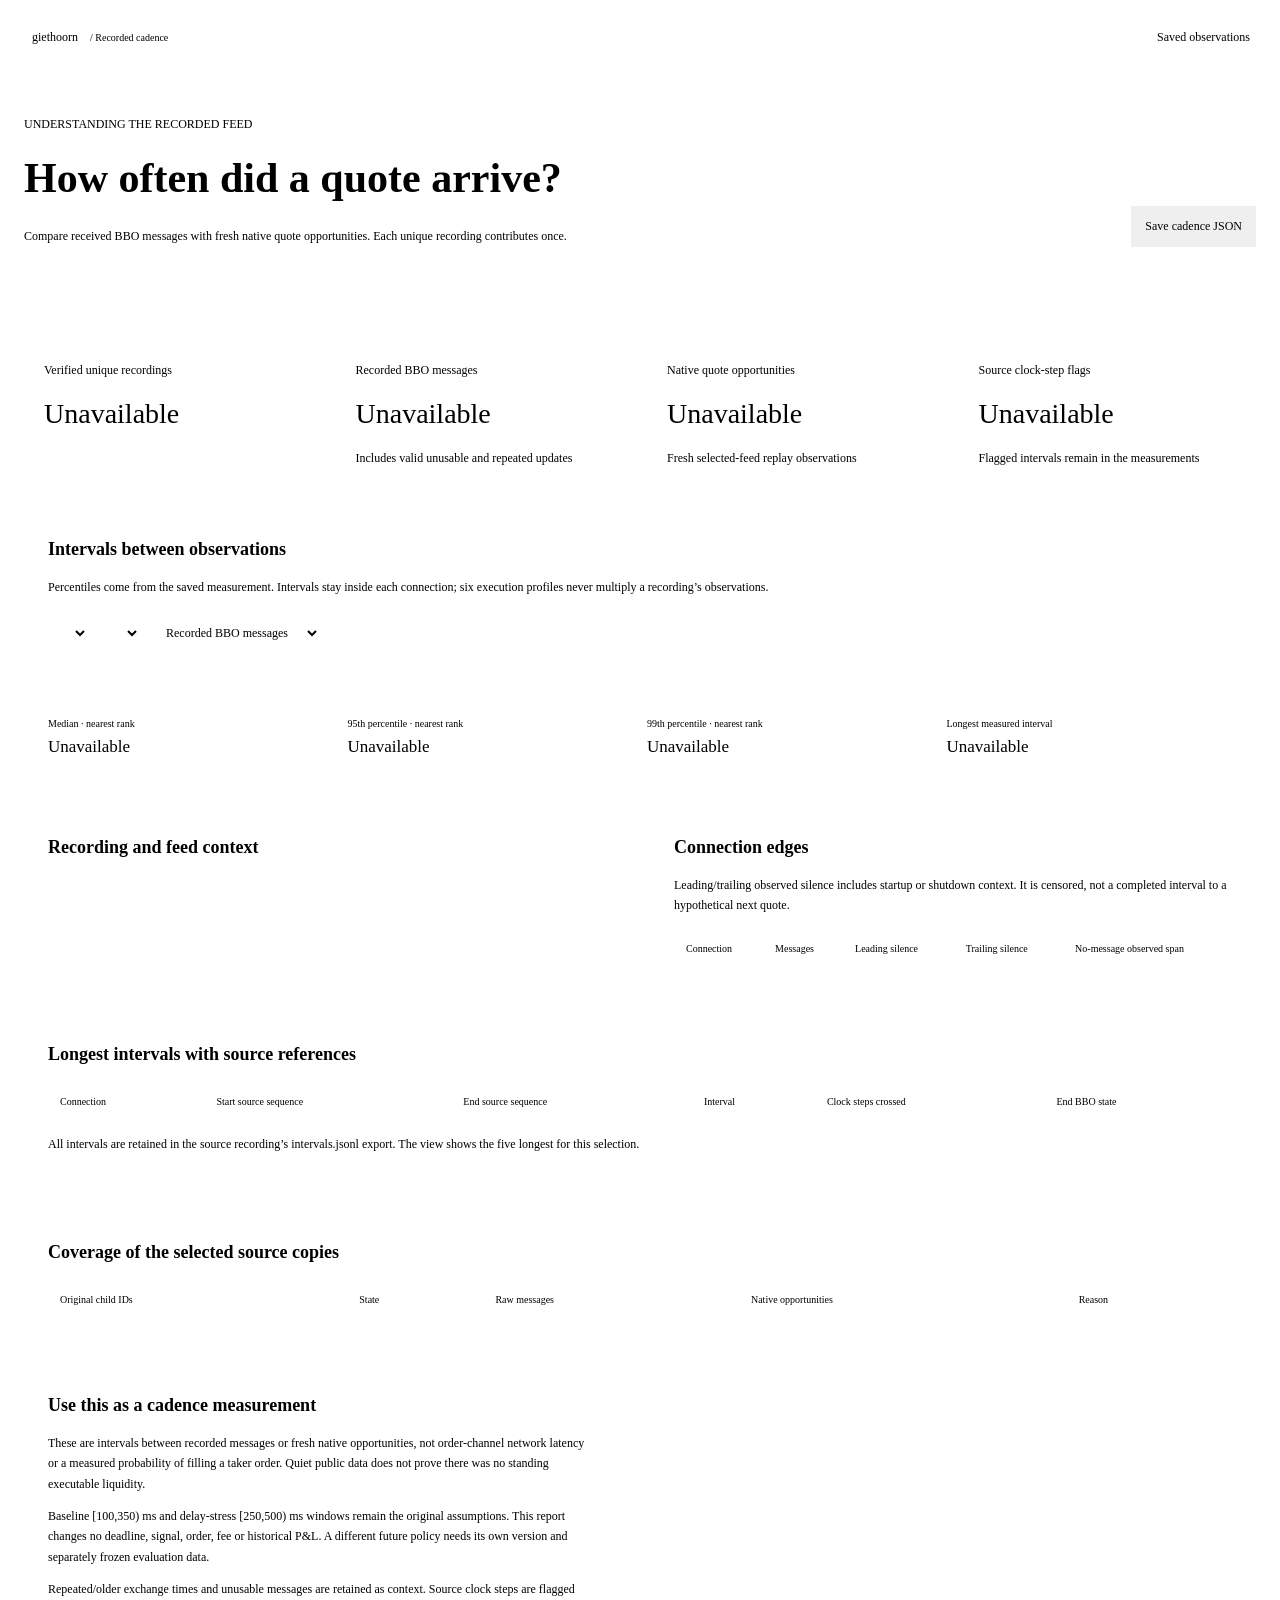
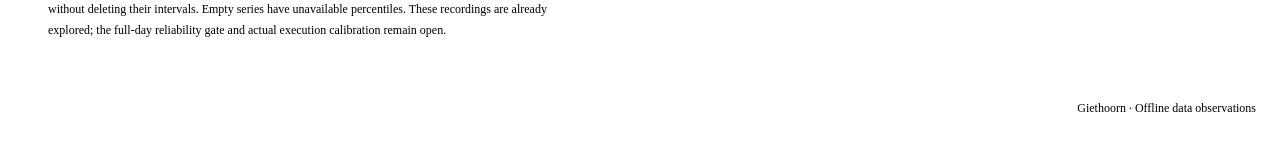
<file: web/cadence.html>
<!doctype html><html lang="en"><head><meta charset="utf-8"><meta name="viewport" content="width=device-width,initial-scale=1">
<meta http-equiv="Content-Security-Policy" content="default-src 'none'; script-src 'unsafe-inline'; style-src 'unsafe-inline'; connect-src 'none'">
<title>Giethoorn · Recorded feed cadence</title><style>__GIETHOORN_THEME__
*{box-sizing:border-box}body{margin:0;background:var(--bg);color:var(--ink);font-size:12px;line-height:1.7}button,select{font:inherit;cursor:pointer}.topbar{padding:20px max(20px,calc((100% - 1280px)/2));border-bottom:1px solid var(--line);display:flex;justify-content:space-between;align-items:center;gap:14px;flex-wrap:wrap}.brand{display:flex;align-items:center;gap:12px}.brand-mark{display:grid;place-items:center}.brand small{color:var(--muted)}.pill{padding:7px 10px;border-radius:20px}.page{max-width:1320px;padding:40px 24px;margin:auto}.heading{display:flex;justify-content:space-between;align-items:end;gap:24px}.heading h1{font-size:42px;margin:8px 0 12px}.heading p{margin:0;max-width:660px;color:var(--muted)}.button{padding:10px 14px;border:1px solid var(--line);white-space:nowrap}.notice{padding:18px 20px;background:var(--sage-wash);border:1px solid var(--line);border-left:3px solid var(--moss);border-radius:8px;margin:26px 0}.notice p{margin:5px 0;color:var(--muted)}.notice.bad{background:var(--danger-wash);border-left-color:var(--danger)}.stats{display:grid;grid-template-columns:repeat(4,minmax(0,1fr));gap:14px}.stat{padding:20px}.stat-number{font-size:28px;margin:10px 0;font-variant-numeric:tabular-nums}.card{min-width:0}.panel{padding:24px;margin-top:22px}.section-title{margin:0 0 12px}.filters{display:flex;gap:12px;flex-wrap:wrap;margin:18px 0}.filters select{padding:10px;max-width:100%;border:1px solid var(--line);border-radius:6px;background:var(--card);color:var(--ink)}table{width:100%;border-collapse:collapse;font-size:11px}th{text-align:left;background:var(--surface-muted);font-size:10px;font-weight:500;color:var(--muted)}th,td{padding:12px;border-bottom:1px solid var(--line-soft);white-space:nowrap}.table-wrap{overflow:auto;max-height:500px}.numeric{text-align:right;font-variant-numeric:tabular-nums}.small{font-size:12px;color:var(--muted)}.layout{display:grid;grid-template-columns:repeat(2,minmax(0,1fr));gap:20px}.facts{margin:14px 0}.facts div{display:flex;justify-content:space-between;gap:20px;padding:9px 0;border-bottom:1px solid var(--line-soft)}dt{color:var(--muted)}dd{margin:0;text-align:right;overflow-wrap:anywhere;min-width:0}.histogram{display:grid;grid-template-columns:repeat(7,minmax(0,1fr));gap:12px;margin:22px 0}.bin{text-align:center;min-width:0}.track{height:160px;background:var(--surface-muted);display:flex;align-items:end;border-radius:6px 6px 0 0;overflow:hidden}.bar{width:100%;background:var(--moss);min-height:0}.bin span{display:block;font-size:10px;color:var(--muted);padding-top:8px}.bin strong{display:block;font-size:12px;font-weight:500;font-variant-numeric:tabular-nums}.measures{display:grid;grid-template-columns:repeat(4,minmax(0,1fr));gap:14px;border-top:1px solid var(--line);padding-top:18px}.measures strong{display:block;font-size:17px;font-weight:500;overflow-wrap:anywhere}.measures span{color:var(--muted);font-size:10px}.diagnostic{white-space:pre-wrap;overflow-wrap:anywhere}.rules p{max-width:90ch;color:var(--muted)}.footer{display:flex;justify-content:space-between;gap:16px;margin-top:22px}#empty{padding:24px;color:var(--muted);text-align:center}@media(max-width:900px){.stats,.measures{grid-template-columns:repeat(2,minmax(0,1fr))}.layout{grid-template-columns:minmax(0,1fr)}}@media(max-width:550px){.page{padding:28px 16px}.topbar{padding:16px}.brand small{display:none}.heading{flex-direction:column;align-items:start}.heading h1{font-size:35px}.heading .button{width:100%}.stat,.panel{padding:17px}.stats{gap:10px}.stat-number{font-size:25px}.filters,.footer{flex-direction:column}.histogram{gap:5px}.track{height:120px}.bin span{font-size:8px;overflow-wrap:anywhere}.facts div{display:block}dd{text-align:left;margin-top:4px}}
</style></head><body>
<header class="topbar"><div class="brand"><span class="brand-mark" aria-hidden="true"><svg viewBox="0 0 24 24"><path d="M4 13h16M6 13V9m12 4V9M6 10q6-8 12 0M8 8v5m4-7v7m4-5v5M3 17q3-2 6 0t6 0t6 0M5 20q3-2 6 0t6 0"/></svg></span>giethoorn<small>/ Recorded cadence</small></div><span class="pill" id="origin">Saved observations</span></header>
<main class="page"><div class="heading"><div><div class="eyebrow">UNDERSTANDING THE RECORDED FEED</div><h1>How often did a quote arrive?</h1><p>Compare received BBO messages with fresh native quote opportunities. Each unique recording contributes once.</p></div><button class="button primary" id="download">Save cadence JSON</button></div>
<section class="notice" id="notice" role="status"><strong id="status"></strong><p id="scope"></p><p id="preserved"></p><pre class="diagnostic" id="error" hidden></pre></section>
<section class="stats"><div class="card stat"><div class="stat-top">Verified unique recordings</div><div class="stat-number" id="verified">Unavailable</div><div class="stat-foot" id="cohort"></div></div><div class="card stat"><div class="stat-top">Recorded BBO messages</div><div class="stat-number" id="messages">Unavailable</div><div class="stat-foot">Includes valid unusable and repeated updates</div></div><div class="card stat"><div class="stat-top">Native quote opportunities</div><div class="stat-number" id="opportunities">Unavailable</div><div class="stat-foot">Fresh selected-feed replay observations</div></div><div class="card stat"><div class="stat-top">Source clock-step flags</div><div class="stat-number" id="clock">Unavailable</div><div class="stat-foot">Flagged intervals remain in the measurements</div></div></section>
<section class="card panel"><h2 class="section-title">Intervals between observations</h2><p class="small">Percentiles come from the saved measurement. Intervals stay inside each connection; six execution profiles never multiply a recording’s observations.</p><div class="filters"><select id="recording" aria-label="Recording"></select><select id="connection" aria-label="Connection"></select><select id="series" aria-label="Observation series"><option value="bbo_messages">Recorded BBO messages</option><option value="native_opportunities">Native quote opportunities</option></select></div><p class="small" id="selection"></p><div class="histogram" id="histogram" aria-label="Nonoverlapping interval bins"></div><p id="empty" hidden>No measured intervals in this selection. A single observation does not define an interval.</p><div class="measures"><div><span>Median · nearest rank</span><strong id="p50">Unavailable</strong></div><div><span>95th percentile · nearest rank</span><strong id="p95">Unavailable</strong></div><div><span>99th percentile · nearest rank</span><strong id="p99">Unavailable</strong></div><div><span>Longest measured interval</span><strong id="maximum">Unavailable</strong></div></div></section>
<div class="layout"><section class="card panel"><h2 class="section-title">Recording and feed context</h2><dl class="facts" id="facts"></dl></section><section class="card panel"><h2 class="section-title">Connection edges</h2><p class="small">Leading/trailing observed silence includes startup or shutdown context. It is censored, not a completed interval to a hypothetical next quote.</p><div class="table-wrap"><table><thead><tr><th>Connection</th><th>Messages</th><th>Leading silence</th><th>Trailing silence</th><th>No-message observed span</th></tr></thead><tbody id="edges"></tbody></table></div></section></div>
<section class="card panel"><h2 class="section-title">Longest intervals with source references</h2><div class="table-wrap"><table><thead><tr><th>Connection</th><th>Start source sequence</th><th>End source sequence</th><th>Interval</th><th>Clock steps crossed</th><th>End BBO state</th></tr></thead><tbody id="longest"></tbody></table></div><p class="small">All intervals are retained in the source recording’s intervals.jsonl export. The view shows the five longest for this selection.</p></section>
<section class="card panel"><h2 class="section-title">Coverage of the selected source copies</h2><div class="table-wrap"><table><thead><tr><th>Original child IDs</th><th>State</th><th>Raw messages</th><th>Native opportunities</th><th>Reason</th></tr></thead><tbody id="recordings"></tbody></table></div></section>
<section class="card panel rules"><h2 class="section-title">Use this as a cadence measurement</h2><p>These are intervals between recorded messages or fresh native opportunities, not order-channel network latency or a measured probability of filling a taker order. Quiet public data does not prove there was no standing executable liquidity.</p><p>Baseline [100,350) ms and delay-stress [250,500) ms windows remain the original assumptions. This report changes no deadline, signal, order, fee or historical P&amp;L. A different future policy needs its own version and separately frozen evaluation data.</p><p>Repeated/older exchange times and unusable messages are retained as context. Source clock steps are flagged without deleting their intervals. Empty series have unavailable percentiles. These recordings are already explored; the full-day reliability gate and actual execution calibration remain open.</p></section><footer class="footer small"><span id="created"></span><span>Giethoorn · Offline data observations</span></footer></main>
<script type="application/json" id="cadence-data">__QUALITY_BOOT__</script><script>
const raw=document.getElementById('cadence-data').textContent,report=JSON.parse(raw),byId=id=>document.getElementById(id),put=(id,v)=>{byId(id).textContent=v;},pretty=v=>v==null?'Unavailable':String(v).replaceAll('_',' '),count=v=>v==null?'Unavailable':Number(v).toLocaleString('en-US');
const ms=ns=>{if(ns==null)return 'Unavailable';let n=BigInt(ns),sign=n<0n?'-':'';if(n<0n)n=-n;const f=String(n%1000000n).padStart(6,'0').replace(/0+$/,'');return sign+String(n/1000000n)+(f?'.'+f:'')+' ms';},admitted=report.input_unchanged&&report.code_unchanged,t=report.totals;
put('origin',report.origin==='synthetic_fixture'?'Synthetic fixture':'Recorded public data');put('status',report.status==='completed'?'Recorded cadence audit complete':'Recorded cadence audit incomplete');put('scope',t.selected_children+' selected child IDs · '+t.recording_groups+' source groups · '+t.duplicate_child_copies+' duplicate child copies.');put('preserved',admitted?'Original diagnostic bundle, executable and producer assets preserved.':'Evidence verification failed; measurements are unavailable.');if(!admitted||report.status!=='completed')byId('notice').classList.add('bad');if(report.error){put('error',report.error);byId('error').hidden=false;}put('verified',count(t.verified));put('cohort',t.unavailable+' unavailable · '+t.not_run+' not run');put('messages',count(t.bbo_messages));put('opportunities',count(t.native_opportunities));put('clock',count(t.source_clock_discontinuities));
function cell(v,numeric=false){const td=document.createElement('td');td.textContent=v==null?'Unavailable':String(v);if(numeric)td.className='numeric';return td;}function facts(values){byId('facts').replaceChildren(...values.map(([k,v])=>{const div=document.createElement('div'),dt=document.createElement('dt'),dd=document.createElement('dd');dt.textContent=k;dd.textContent=v==null?'Unavailable':String(v);div.append(dt,dd);return div;}));}
report.recordings.forEach((g,i)=>{const option=document.createElement('option');option.value=String(i);option.textContent='Run '+g.children.map(n=>String(n).padStart(6,'0')).join(' / ')+(g.children.length>1?' · shared source':'');byId('recording').append(option);});
const binNames=['0–50 ms','>50–100','>100–250','>250–350','>350–500','>500–1000','>1000 ms'];
function render(){const g=report.recordings[Number(byId('recording').value)],m=admitted&&g?.status==='verified'?g.metrics:null,kind=byId('series').value,connection=byId('connection').value,subset=m?(connection==='all'?m.connections:m.connections.filter(c=>String(c.connection_id)===connection)):[],data=m?(connection==='all'?m.series[kind]:subset[0]?.series[kind]):null;put('selection',data?count(data.observations)+' observations · '+count(data.intervals)+' within-connection intervals · '+count(data.zero_intervals)+' zero-time intervals':'Measurements unavailable for this source.');['50','95','99'].forEach(p=>put('p'+p,ms(data?.percentiles_ns[p])));put('maximum',ms(data?.maximum_ns));const maximum=data?Math.max(1,...data.bins.map(b=>b.count)):1;byId('histogram').replaceChildren(...binNames.map((name,i)=>{const bin=document.createElement('div'),track=document.createElement('div'),bar=document.createElement('div'),label=document.createElement('span'),value=document.createElement('strong');bin.className='bin';track.className='track';bar.className='bar';bar.style.height=(data?100*data.bins[i].count/maximum:0)+'%';bar.style.background=kind==='bbo_messages'?'var(--moss)':'var(--brick)';label.textContent=name;value.textContent=data?count(data.bins[i].count):'Unavailable';track.append(bar);bin.append(track,label,value);return bin;}));byId('empty').hidden=!!data?.intervals;
facts([['Source identity',g?.recording_sha256],['Source observed span',ms(m?.source_span_ns)],['Source records',m?count(m.source_records):null],['Native feed profile',m?.source_policy?.profile],['Native BBO stale threshold · ms',m?.source_policy?.bbo_stale_after_ms],['Native timer interval · ms',m?.source_policy?.timer_interval_ms],['Connections',m?count(m.connections.length):null],['Raw BBO without native opportunity',m?count(m.connections.reduce((s,c)=>s+c.raw_bbo_without_native_opportunity,0)):null],['Repeated raw exchange timestamps',m?count(m.connections.reduce((s,c)=>s+c.raw_repeated_exchange_times,0)):null],['Older raw exchange timestamps',m?count(m.connections.reduce((s,c)=>s+c.raw_regressed_exchange_times,0)):null],['Intervals crossing a clock step',data?.intervals_crossing_clock_discontinuities],['Source status / reason',g?pretty(g.status)+(g.reason?' · '+g.reason:''):null]]);
byId('edges').replaceChildren(...subset.map(c=>{const d=c.series[kind],tr=document.createElement('tr');tr.append(cell(c.connection_id,true),cell(count(d.observations),true),cell(ms(d.leading_observed_silence_ns),true),cell(ms(d.trailing_observed_silence_ns),true),cell(ms(d.empty_observed_span_ns),true));return tr;}));byId('longest').replaceChildren(...(data?.longest_intervals||[]).map(row=>{const tr=document.createElement('tr');tr.append(cell(row.connection_id,true),cell(row.start.sequence,true),cell(row.end.sequence,true),cell(ms(row.delta_ns),true),cell(row.clock_discontinuities_crossed,true),cell(pretty(row.end.bbo_status)));return tr;}));}
function chooseRecording(){const g=report.recordings[Number(byId('recording').value)],m=admitted&&g?.status==='verified'?g.metrics:null;byId('connection').replaceChildren();const all=document.createElement('option');all.value='all';all.textContent='All within-connection intervals';byId('connection').append(all);for(const c of m?.connections||[]){const option=document.createElement('option');option.value=String(c.connection_id);option.textContent='Connection '+c.connection_id;byId('connection').append(option);}render();}
byId('recordings').replaceChildren(...report.recordings.map(g=>{const m=admitted&&g.status==='verified'?g.metrics:null,tr=document.createElement('tr');tr.append(cell(g.children.join(', ')),cell(pretty(g.status)),cell(count(m?.series.bbo_messages.observations),true),cell(count(m?.series.native_opportunities.observations),true),cell(g.reason||'Preserved unique recording'));return tr;}));byId('recording').onchange=chooseRecording;byId('connection').onchange=render;byId('series').onchange=render;byId('download').onclick=()=>{const url=URL.createObjectURL(new Blob([raw+'\n'],{type:'application/json'})),a=document.createElement('a');a.href=url;a.download='giethoorn-cadence-report.json';a.click();setTimeout(()=>URL.revokeObjectURL(url),1000);};put('created','Saved cadence · '+report.created_at_utc);chooseRecording();
</script></body></html>
</file>
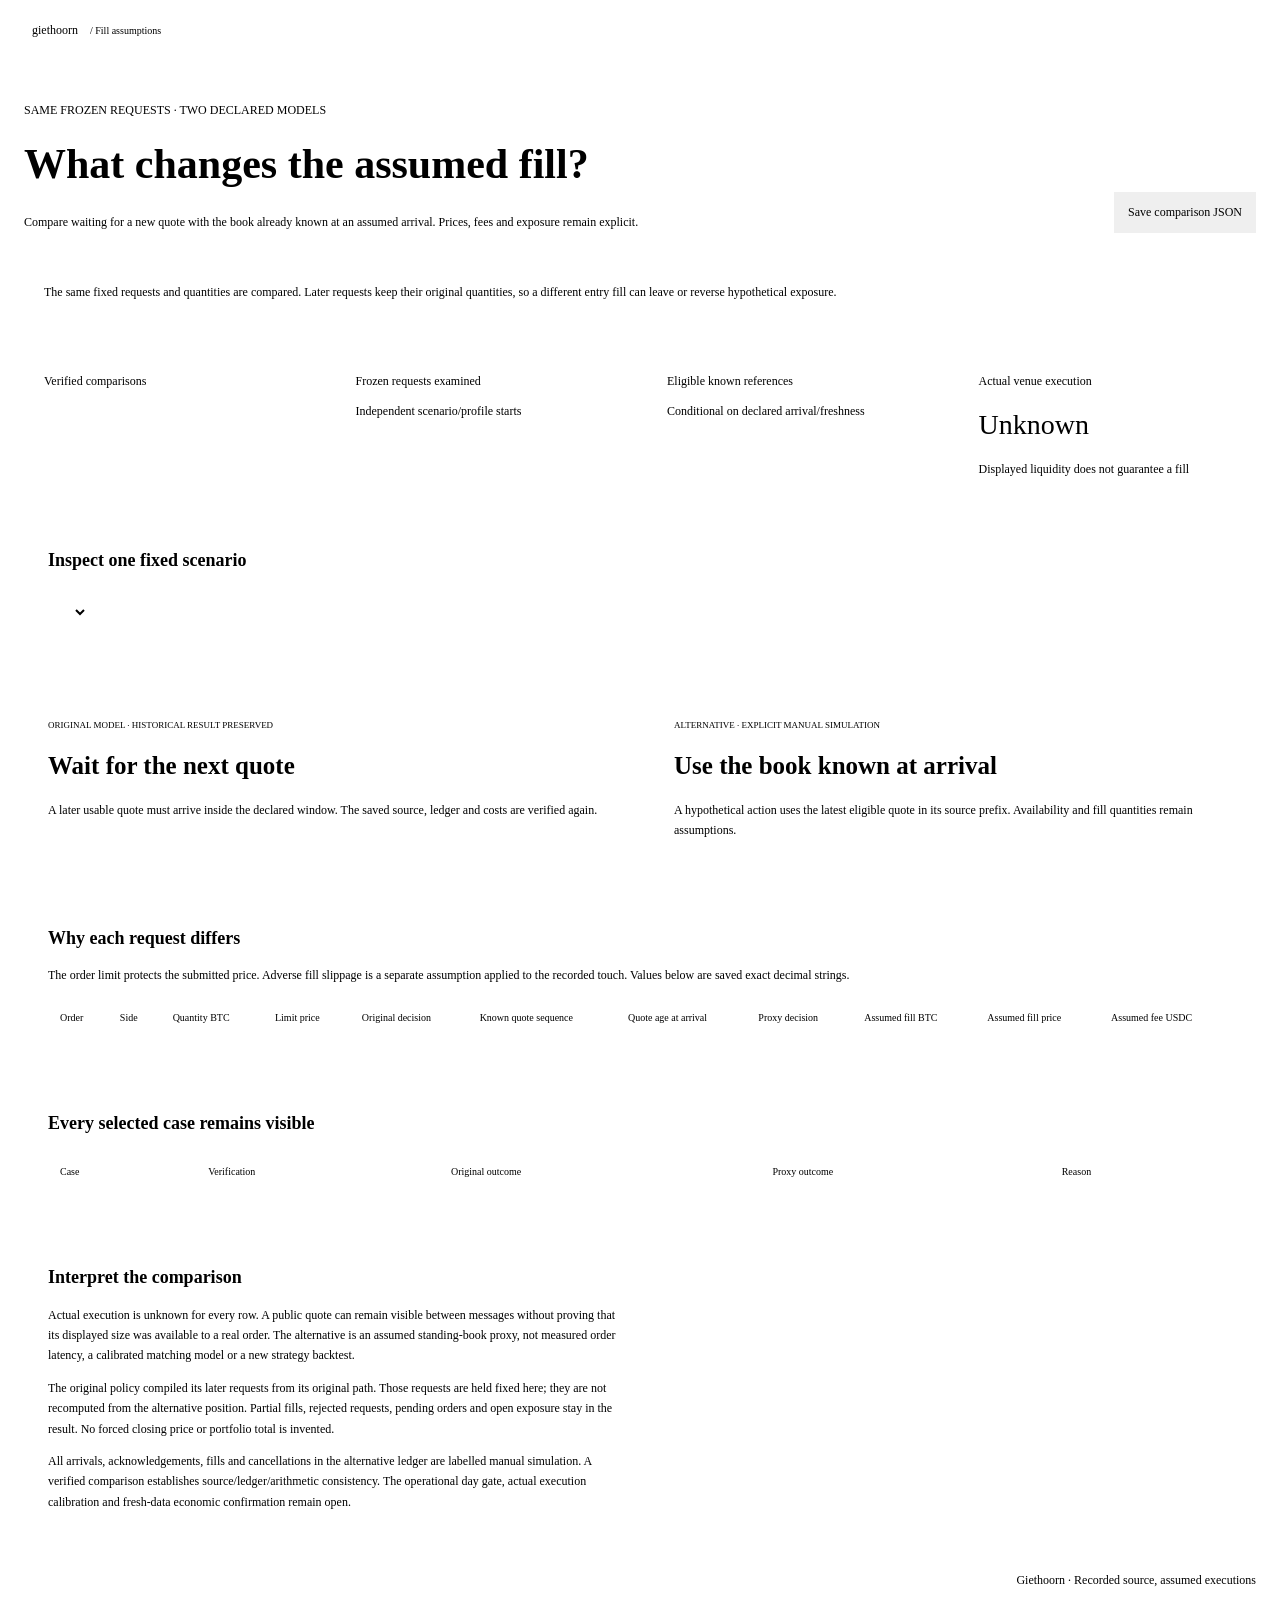
<file: web/comparison.html>
<!doctype html><html lang="en"><head><meta charset="utf-8"><meta name="viewport" content="width=device-width,initial-scale=1">
<meta http-equiv="Content-Security-Policy" content="default-src 'none'; script-src 'unsafe-inline'; style-src 'unsafe-inline'; connect-src 'none'">
<title>Giethoorn · Fill assumptions</title><style>__GIETHOORN_THEME__
*{box-sizing:border-box}body{margin:0;background:var(--bg);color:var(--ink);font-size:12px;line-height:1.7}button,select{font:inherit;cursor:pointer}
.topbar{padding:20px max(20px,calc((100% - 1280px)/2));border-bottom:1px solid var(--line);display:flex;justify-content:space-between;align-items:center;gap:14px;flex-wrap:wrap}.brand{display:flex;align-items:center;gap:12px}.brand-mark{display:grid;place-items:center}.brand small{color:var(--muted)}.pill{padding:7px 10px;border-radius:20px}
.page{max-width:1320px;padding:40px 24px;margin:auto}.heading{display:flex;justify-content:space-between;align-items:end;gap:24px}.heading h1{font-size:42px;margin:8px 0 12px}.heading p{margin:0;max-width:680px;color:var(--muted)}.button{padding:10px 14px;border:1px solid var(--line);white-space:nowrap}
.notice{padding:18px 20px;background:var(--sage-wash);border:1px solid var(--line);border-left:3px solid var(--moss);border-radius:8px;margin:26px 0}.notice p{margin:5px 0;color:var(--muted)}.notice.bad{background:var(--danger-wash);border-left-color:var(--danger)}
.stats{display:grid;grid-template-columns:repeat(4,minmax(0,1fr));gap:14px}.stat{padding:20px}.stat-number{font-size:28px;margin:10px 0;font-variant-numeric:tabular-nums;overflow-wrap:anywhere}.card{min-width:0}.panel{padding:24px;margin-top:22px}.section-title{margin:0 0 12px}.small{font-size:12px;color:var(--muted)}
.filters{display:flex;gap:12px;flex-wrap:wrap;margin:18px 0}.filters select{padding:10px;max-width:100%;border:1px solid var(--line);border-radius:6px;background:var(--card);color:var(--ink)}
.layout{display:grid;grid-template-columns:repeat(2,minmax(0,1fr));gap:20px}.model{border-top:3px solid var(--moss)}.model.alternative{border-top-color:var(--brick)}.model .eyebrow{font-size:9px}.model h2{font-size:25px;margin:12px 0}.facts div{display:flex;justify-content:space-between;gap:20px;padding:10px 0;border-bottom:1px solid var(--line-soft)}dt{color:var(--muted)}dd{margin:0;text-align:right;overflow-wrap:anywhere;min-width:0;font-variant-numeric:tabular-nums}
table{width:100%;border-collapse:collapse;font-size:11px}th{text-align:left;background:var(--surface-muted);font-size:10px;font-weight:500;color:var(--muted)}th,td{padding:12px;border-bottom:1px solid var(--line-soft);white-space:nowrap}.table-wrap{overflow:auto;max-height:480px}.rules p{max-width:95ch;color:var(--muted)}.diagnostic{white-space:pre-wrap;overflow-wrap:anywhere}.footer{display:flex;justify-content:space-between;gap:16px;margin-top:22px}
@media(max-width:900px){.stats{grid-template-columns:repeat(2,minmax(0,1fr))}.layout{grid-template-columns:minmax(0,1fr)}}
@media(max-width:550px){.page{padding:28px 16px}.topbar{padding:16px}.brand small{display:none}.heading{flex-direction:column;align-items:start}.heading h1{font-size:35px}.heading .button{width:100%}.stat,.panel{padding:17px}.stats{gap:10px}.stat-number{font-size:25px}.filters,.footer{flex-direction:column}.facts div{display:block}dd{text-align:left;margin-top:5px}}
</style></head><body>
<header class="topbar"><div class="brand"><span class="brand-mark" aria-hidden="true"><svg viewBox="0 0 24 24"><path d="M4 13h16M6 13V9m12 4V9M6 10q6-8 12 0M8 8v5m4-7v7m4-5v5M3 17q3-2 6 0t6 0t6 0M5 20q3-2 6 0t6 0"/></svg></span>giethoorn<small>/ Fill assumptions</small></div><span class="pill" id="origin"></span></header>
<main class="page"><div class="heading"><div><div class="eyebrow">SAME FROZEN REQUESTS · TWO DECLARED MODELS</div><h1>What changes the assumed fill?</h1><p>Compare waiting for a new quote with the book already known at an assumed arrival. Prices, fees and exposure remain explicit.</p></div><button class="button primary" id="download">Save comparison JSON</button></div>
<section class="notice" id="notice" role="status"><strong id="status"></strong><p id="preserved"></p><p>The same fixed requests and quantities are compared. Later requests keep their original quantities, so a different entry fill can leave or reverse hypothetical exposure.</p><pre id="error" class="diagnostic" hidden></pre></section>
<section class="stats"><div class="card stat"><div class="stat-top">Verified comparisons</div><div class="stat-number" id="verified"></div><div class="stat-foot" id="coverage"></div></div><div class="card stat"><div class="stat-top">Frozen requests examined</div><div class="stat-number" id="requests"></div><div class="stat-foot">Independent scenario/profile starts</div></div><div class="card stat"><div class="stat-top">Eligible known references</div><div class="stat-number" id="eligible"></div><div class="stat-foot">Conditional on declared arrival/freshness</div></div><div class="card stat"><div class="stat-top">Actual venue execution</div><div class="stat-number">Unknown</div><div class="stat-foot">Displayed liquidity does not guarantee a fill</div></div></section>
<section class="card panel"><h2 class="section-title">Inspect one fixed scenario</h2><div class="filters"><select id="case" aria-label="Scenario and profile"></select></div><p id="selection" class="small"></p></section>
<div class="layout"><section class="card panel model"><div class="eyebrow">ORIGINAL MODEL · HISTORICAL RESULT PRESERVED</div><h2>Wait for the next quote</h2><p class="small">A later usable quote must arrive inside the declared window. The saved source, ledger and costs are verified again.</p><dl id="historical" class="facts"></dl></section><section class="card panel model alternative"><div class="eyebrow">ALTERNATIVE · EXPLICIT MANUAL SIMULATION</div><h2>Use the book known at arrival</h2><p class="small">A hypothetical action uses the latest eligible quote in its source prefix. Availability and fill quantities remain assumptions.</p><dl id="proxy" class="facts"></dl></section></div>
<section class="card panel"><h2 class="section-title">Why each request differs</h2><p class="small">The order limit protects the submitted price. Adverse fill slippage is a separate assumption applied to the recorded touch. Values below are saved exact decimal strings.</p><div class="table-wrap"><table><thead><tr><th>Order</th><th>Side</th><th>Quantity BTC</th><th>Limit price</th><th>Original decision</th><th>Known quote sequence</th><th>Quote age at arrival</th><th>Proxy decision</th><th>Assumed fill BTC</th><th>Assumed fill price</th><th>Assumed fee USDC</th></tr></thead><tbody id="orders"></tbody></table></div></section>
<section class="card panel"><h2 class="section-title">Every selected case remains visible</h2><div class="table-wrap"><table><thead><tr><th>Case</th><th>Verification</th><th>Original outcome</th><th>Proxy outcome</th><th>Reason</th></tr></thead><tbody id="cases"></tbody></table></div></section>
<section class="card panel rules"><h2 class="section-title">Interpret the comparison</h2><p>Actual execution is unknown for every row. A public quote can remain visible between messages without proving that its displayed size was available to a real order. The alternative is an assumed standing-book proxy, not measured order latency, a calibrated matching model or a new strategy backtest.</p><p>The original policy compiled its later requests from its original path. Those requests are held fixed here; they are not recomputed from the alternative position. Partial fills, rejected requests, pending orders and open exposure stay in the result. No forced closing price or portfolio total is invented.</p><p>All arrivals, acknowledgements, fills and cancellations in the alternative ledger are labelled manual simulation. A verified comparison establishes source/ledger/arithmetic consistency. The operational day gate, actual execution calibration and fresh-data economic confirmation remain open.</p></section><footer class="footer small"><span id="created"></span><span>Giethoorn · Recorded source, assumed executions</span></footer></main>
<script type="application/json" id="comparison-data">__QUALITY_BOOT__</script><script>
const raw=document.getElementById('comparison-data').textContent,r=JSON.parse(raw),byId=id=>document.getElementById(id),put=(id,v)=>{byId(id).textContent=v;};
const pretty=v=>v==null?'Unavailable':String(v).replaceAll('_',' '),count=v=>v==null?'Unavailable':Number(v).toLocaleString('en-US');
const ms=ns=>{if(ns==null)return 'Unavailable';const n=BigInt(ns),part=String(n%1000000n).padStart(6,'0').replace(/0+$/,'');return String(n/1000000n)+(part?'.'+part:'')+' ms';};
const admitted=r.input_unchanged&&r.code_unchanged,t=r.totals;put('origin',r.origin==='synthetic_fixture'?'Synthetic source':'Recorded public data · Assumed orders');put('status',r.status==='completed'?'Model comparison verified':'Model comparison incomplete');put('preserved',admitted?'Original cost bundle, native executable and producer assets preserved.':'Evidence verification failed; comparisons are unavailable.');if(r.status!=='completed')byId('notice').classList.add('bad');if(r.error){put('error',r.error);byId('error').hidden=false;}put('verified',count(t.verified));put('requests',count(t.orders));put('eligible',count(t.reference_eligible));put('coverage',t.unavailable+' unavailable · '+t.not_run+' not run');
function cell(value){const td=document.createElement('td');td.textContent=value==null?'Unavailable':String(value);return td;}
function facts(id,values){byId(id).replaceChildren(...values.map(([key,value])=>{const div=document.createElement('div'),dt=document.createElement('dt'),dd=document.createElement('dd');dt.textContent=key;dd.textContent=value==null?'Unavailable':String(value);div.append(dt,dd);return div;}));}
r.cases.forEach((row,i)=>{const option=document.createElement('option');option.value=String(i);option.textContent=row.case_id;byId('case').append(option);});
function render(){const row=r.cases[Number(byId('case').value)],valid=admitted&&row?.status==='verified',old=valid?row.historical.metrics:null,newer=valid?row.proxy.metrics:null;put('selection',row?row.case_id+' · '+pretty(row.status)+(row.reason?' · '+row.reason:''):'No admitted scenario');
facts('historical',[['Outcome',pretty(old?.outcome)],['Closed-case P&L · USDC',old?.closed_case_net_pnl],['Fees · USDC',old?.fees],['Ending position · BTC',old?.position_quantity],['Pending orders',old?(old.pending_order_ids||[]).join(', ')||'None':null],['Model','Assumed next fresh quote IOC']]);
facts('proxy',[['Outcome',pretty(newer?.outcome)],['Conditional closed P&L · USDC',newer?.conditional_closed_pnl],['Assumed fees · USDC',newer?.fees],['Ending assumed position · BTC',newer?.ending_position_quantity],['Pending assumed orders',newer?(newer.pending_order_ids||[]).join(', ')||'None':null],['Native decision prefixes',valid?count(row.proxy.native_checkpoints):null],['Actual execution','Unknown']]);
byId('orders').replaceChildren(...(valid?row.proxy.orders:[]).map(d=>{const oldOrder=row.historical.diagnostic.orders.find(o=>o.order_id===d.order.id),tr=document.createElement('tr');tr.append(cell(d.order.id),cell(pretty(d.order.side)),cell(d.order.quantity),cell(d.order.limit_price),cell(pretty(oldOrder?.classification)),cell(d.reference_quote?.sequence),cell(ms(d.reference_age_ns)),cell(pretty(d.outcome)),cell(d.assumed_fill_quantity),cell(d.assumed_fill_price),cell(d.assumed_fee));return tr;}));}
byId('cases').replaceChildren(...r.cases.map(row=>{const valid=admitted&&row.status==='verified',tr=document.createElement('tr');tr.append(cell(row.case_id),cell(pretty(row.status)),cell(valid?pretty(row.historical.metrics.outcome):null),cell(valid?pretty(row.proxy.metrics.outcome):null),cell(row.reason||'Exact ledger and source checks passed'));return tr;}));byId('case').onchange=render;byId('download').onclick=()=>{const url=URL.createObjectURL(new Blob([raw+'\n'],{type:'application/json'})),a=document.createElement('a');a.href=url;a.download='giethoorn-model-comparison.json';a.click();setTimeout(()=>URL.revokeObjectURL(url),1000);};put('created','Saved comparison · '+r.created_at_utc);render();
</script></body></html>
</file>
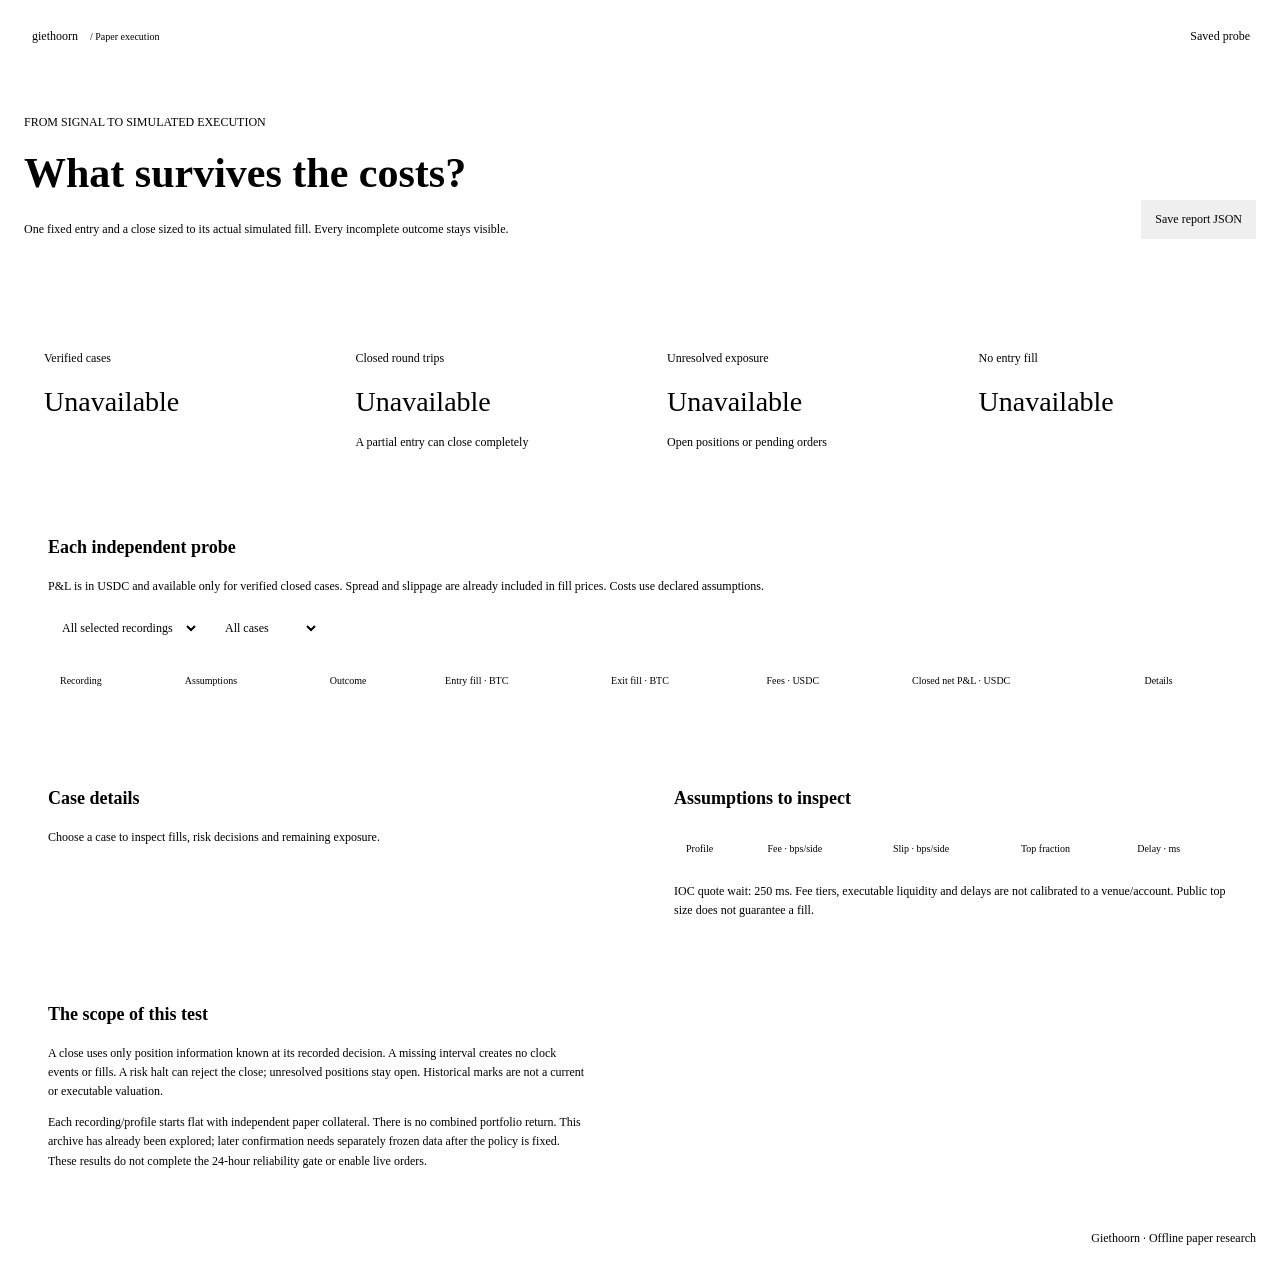
<file: web/cost.html>
<!doctype html>
<html lang="en"><head><meta charset="utf-8"><meta name="viewport" content="width=device-width,initial-scale=1">
<meta http-equiv="Content-Security-Policy" content="default-src 'none'; script-src 'unsafe-inline'; style-src 'unsafe-inline'; connect-src 'none'">
<title>Giethoorn · Paper execution</title><style>__GIETHOORN_THEME__
*{box-sizing:border-box}body{margin:0;background:var(--bg);color:var(--ink);font-size:12px;line-height:1.6}button,select{font:inherit;cursor:pointer}.topbar{padding:20px max(20px,calc((100% - 1280px)/2));border-bottom:1px solid var(--line);display:flex;justify-content:space-between;align-items:center;gap:14px;flex-wrap:wrap}.brand{display:flex;align-items:center;gap:12px}.brand-mark{display:grid;place-items:center}.brand small{color:var(--muted)}.pill{padding:7px 10px;border-radius:20px}.page{max-width:1320px;padding:40px 24px 26px;margin:auto}.heading{display:flex;justify-content:space-between;align-items:end;gap:20px}.heading h1{font-size:42px;margin:8px 0 12px}.heading p{max-width:650px;margin:0;color:var(--muted)}.button{padding:10px 14px;border:1px solid var(--line);white-space:nowrap}.notice{border:1px solid var(--line);border-left:3px solid var(--moss);background:var(--sage-wash);border-radius:8px;padding:17px 20px;margin:26px 0;line-height:1.7}.notice p{margin:4px 0 0;color:var(--muted)}.notice.bad{background:var(--danger-wash);border-left-color:var(--danger)}.stats{display:grid;grid-template-columns:repeat(4,minmax(0,1fr));gap:14px}.stat{padding:20px}.stat-number{font-size:28px;margin:12px 0 8px;font-variant-numeric:tabular-nums;overflow-wrap:anywhere}.stat-foot{line-height:1.6}.card{min-width:0}.panel,.inventory{padding:24px}.panel h2{margin-top:0}.inventory{margin-top:22px}.layout{display:grid;grid-template-columns:repeat(2,minmax(0,1fr));gap:20px;margin:20px 0}.facts{display:grid;gap:10px}.facts div{display:flex;justify-content:space-between;gap:20px;border-bottom:1px solid var(--line);padding-bottom:9px}.facts dt{color:var(--muted)}.facts dd{margin:0;text-align:right;overflow-wrap:anywhere;min-width:0}.filters{display:flex;gap:12px;flex-wrap:wrap;margin:14px 0}.filters select{max-width:100%;padding:10px;background:var(--card);color:var(--ink);border:1px solid var(--line);border-radius:8px}.small{font-size:12px;color:var(--muted)}table{width:100%;border-collapse:collapse;font-size:11px}th{text-align:left;font-size:10px;font-weight:500;color:var(--muted);background:var(--surface-muted)}th,td{white-space:nowrap;padding:13px 12px;border-bottom:1px solid var(--line-soft)}.table-wrap{overflow:auto;max-height:560px}.numeric{text-align:right;font-variant-numeric:tabular-nums}.diagnostic{white-space:pre-wrap;overflow-wrap:anywhere}.inventory button{padding:6px 12px}.details{scroll-margin-top:20px}.notice p:last-child{margin-bottom:0}.rules p{max-width:90ch;color:var(--muted)}.table-foot{padding-top:14px}.footer{margin-top:22px;display:flex;justify-content:space-between;gap:16px}#empty{text-align:center;padding:20px;color:var(--muted)}@media(max-width:900px){.stats{grid-template-columns:repeat(2,minmax(0,1fr))}.layout{grid-template-columns:minmax(0,1fr)}}@media(max-width:550px){.page{padding:28px 16px}.topbar{padding:16px}.brand small{display:none}.panel,.inventory{padding:18px}.heading{gap:16px;align-items:start;flex-direction:column}.heading h1{font-size:35px}.heading .button{width:100%}.facts div{display:block}.facts dd{text-align:left;margin-top:4px}.stat{padding:16px}.stats{gap:10px}.stat-number{font-size:25px}.filters{flex-direction:column}.footer{flex-direction:column;gap:4px}}
</style></head><body>
<header class="topbar"><div class="brand"><span class="brand-mark" aria-hidden="true"><svg viewBox="0 0 24 24"><path d="M4 13h16M6 13V9m12 4V9M6 10q6-8 12 0M8 8v5m4-7v7m4-5v5M3 17q3-2 6 0t6 0t6 0M5 20q3-2 6 0t6 0"/></svg></span>giethoorn<small>/ Paper execution</small></div><span class="pill" id="origin">Saved probe</span></header>
<main class="page"><div class="heading"><div><div class="eyebrow">FROM SIGNAL TO SIMULATED EXECUTION</div><h1>What survives the costs?</h1><p>One fixed entry and a close sized to its actual simulated fill. Every incomplete outcome stays visible.</p></div><button class="button primary" id="download">Save report JSON</button></div>
<section class="notice" id="notice" role="status"><strong id="status"></strong><p id="scope"></p><p id="evidence"></p><pre class="diagnostic" id="error" hidden></pre></section>
<section class="stats" aria-label="Every selected case"><div class="card stat"><div class="stat-top">Verified cases</div><div class="stat-number" id="verified">Unavailable</div><div class="stat-foot" id="total"></div></div><div class="card stat"><div class="stat-top">Closed round trips</div><div class="stat-number" id="closed">Unavailable</div><div class="stat-foot">A partial entry can close completely</div></div><div class="card stat"><div class="stat-top">Unresolved exposure</div><div class="stat-number" id="unresolved">Unavailable</div><div class="stat-foot">Open positions or pending orders</div></div><div class="card stat"><div class="stat-top">No entry fill</div><div class="stat-number" id="unfilled">Unavailable</div><div class="stat-foot" id="not-run"></div></div></section>
<section class="card inventory"><h2 class="section-title">Each independent probe</h2><p class="small">P&amp;L is in USDC and available only for verified closed cases. Spread and slippage are already included in fill prices. Costs use declared assumptions.</p><div class="filters"><select id="child" aria-label="Recording"><option value="all">All selected recordings</option></select><select id="filter" aria-label="Case outcome"><option value="all">All cases</option><option value="closed">Closed</option><option value="unresolved">Unresolved</option><option value="entry_rejected">Entry rejected</option><option value="no_entry_fill">No fill</option><option value="failed">Failed</option><option value="not_run">Not run</option><option value="no_signal">No signal</option></select></div><div class="table-wrap"><table><thead><tr><th>Recording</th><th>Assumptions</th><th>Outcome</th><th>Entry fill · BTC</th><th>Exit fill · BTC</th><th>Fees · USDC</th><th>Closed net P&amp;L · USDC</th><th>Details</th></tr></thead><tbody id="cases"></tbody></table><p id="empty" hidden>No matching cases.</p></div><div class="small table-foot" id="count"></div></section>
<div class="layout"><section class="card panel details" id="details" aria-live="polite"><h2 class="section-title" id="detail-title">Case details</h2><p class="small" id="detail-reason">Choose a case to inspect fills, risk decisions and remaining exposure.</p><dl class="facts" id="facts"></dl></section><section class="card panel"><h2 class="section-title">Assumptions to inspect</h2><div class="table-wrap"><table><thead><tr><th>Profile</th><th>Fee · bps/side</th><th>Slip · bps/side</th><th>Top fraction</th><th>Delay · ms</th></tr></thead><tbody id="profiles"></tbody></table></div><p class="small">IOC quote wait: 250 ms. Fee tiers, executable liquidity and delays are not calibrated to a venue/account. Public top size does not guarantee a fill.</p></section></div>
<section class="card panel rules"><h2 class="section-title">The scope of this test</h2><p id="rules"></p><p>A close uses only position information known at its recorded decision. A missing interval creates no clock events or fills. A risk halt can reject the close; unresolved positions stay open. Historical marks are not a current or executable valuation.</p><p id="coverage"></p><p>Each recording/profile starts flat with independent paper collateral. There is no combined portfolio return. This archive has already been explored; later confirmation needs separately frozen data after the policy is fixed. These results do not complete the 24-hour reliability gate or enable live orders.</p></section><footer class="footer"><span id="created"></span><span>Giethoorn · Offline paper research</span></footer></main>
<script type="application/json" id="cost-data">__QUALITY_BOOT__</script><script>
const raw=document.getElementById('cost-data').textContent,report=JSON.parse(raw),byId=id=>document.getElementById(id),put=(id,value)=>{byId(id).textContent=value;};
const pretty=x=>x==null?'Unavailable':String(x).replaceAll('_',' ').replaceAll('-',' '),amount=x=>x==null?'Unavailable':String(x),name=n=>'Run '+String(n).padStart(6,'0');
const admitted=report.source_unchanged&&report.quality_unchanged&&report.code_unchanged;
put('origin',report.origin==='synthetic_fixture'?'Synthetic fixture':'Recorded public data');put('status',report.status==='completed'?'Paper probe complete':'Paper probe incomplete');
put('scope',report.selected_children.length+' independent recordings × '+report.policy.profiles.length+' assumption profiles. Exploratory mechanics and cost sensitivity; no live orders.');
put('evidence',admitted?'Original recordings and frozen quality preserved.':'Evidence verification failed; case metrics are unavailable.');if(!admitted||report.status!=='completed')byId('notice').classList.add('bad');
if(report.error){put('error',report.error);byId('error').hidden=false;}
const totals=report.totals;put('verified',totals.verified);put('total','of '+totals.cases+' selected cases');put('closed',totals.closed);put('unresolved',totals.unresolved);put('unfilled',totals.no_entry_fill+totals.entry_rejected);put('not-run',totals.failed+' failed · '+totals.not_run+' not run · '+totals.no_signal+' without a signal');
function cell(value,numeric=false){const td=document.createElement('td');td.textContent=amount(value);if(numeric)td.className='numeric';return td;}
for(const child of report.selected_children){const option=document.createElement('option');option.value=String(child);option.textContent=name(child);byId('child').append(option);}
function detail(row){const m=admitted?row.metrics:null,profile=report.policy.profiles.find(p=>p.id===row.profile),pair=report.comparisons.find(p=>p.child===row.child&&p.profile===row.profile);put('detail-title',name(row.child)+' · '+pretty(row.profile));put('detail-reason',row.reason||'Verified native execution and independent cost/ledger checks.');const values=[['Outcome',pretty(m?.outcome||row.status)],['Entry requested / filled · BTC',m?m.entry_requested_quantity+' / '+m.entry_quantity:null],['Entry state / rejection',m?pretty(m.entry_status)+' / '+(m.entry_rejection?pretty(m.entry_rejection):'None'):null],['Entry rejection detail',m?m.entry_rejection_detail||'None':null],['Close requested / filled · BTC',m?amount(m.close_requested_quantity)+' / '+amount(m.close_quantity):null],['Close state / rejection',m?(m.close_status?pretty(m.close_status)+' / '+(m.close_rejection?pretty(m.close_rejection):'None'):'No close requested'):null],['Close rejection detail',m?m.close_rejection_detail||(m.close_status?'None':'No close requested'):null],['Decision',pretty(m?.close_decision_status)],['Close delay beyond horizon · ns',m?.close_late_by_ns],['Ending position · BTC',m?.position_quantity],['Pending order IDs',m?m.pending_order_ids.join(', ')||'None':null],['Risk halt',m?(m.risk.halted?pretty(m.risk.halt_reason):'No'):null],['Fees · USDC',m?.fees],['Spread component · USDC',m?.spread_cost],['Slippage component · USDC',m?.slippage_cost],['Closed net P&L · USDC',m?.closed_case_net_pnl],['Open P&L at historical mark · USDC',m?.historical_mark_open_pnl],['Historical mark price · USDC',m?.historical_mark_price],['Fee / slip · bps per side',profile.fee_bps+' / '+profile.assumptions.slippage_bps],['Entry fill differs from baseline',pair?.entry_quantity_changed==null?null:String(pair.entry_quantity_changed)],['Close size differs from baseline',pair?.close_quantity_changed==null?null:String(pair.close_quantity_changed)],['Closed P&L difference vs baseline · USDC',pair?.closed_case_net_pnl_delta],['Comparison limitation',pair?.unavailable_reason]];byId('facts').replaceChildren(...values.map(([key,value])=>{const div=document.createElement('div'),dt=document.createElement('dt'),dd=document.createElement('dd');dt.textContent=key;dd.textContent=amount(value);div.append(dt,dd);return div;}));}
function filter(){const child=byId('child').value,state=byId('filter').value,rows=report.cases.filter(r=>(child==='all'||String(r.child)===child)&&(state==='all'||(r.status==='verified'?r.metrics?.outcome:r.status)===state));byId('cases').replaceChildren(...rows.map(row=>{const m=admitted?row.metrics:null,tr=document.createElement('tr'),td=document.createElement('td'),button=document.createElement('button');button.className='button';button.textContent='Inspect';button.setAttribute('aria-label','Inspect '+name(row.child)+' '+pretty(row.profile));button.onclick=()=>{detail(row);byId('details').scrollIntoView({block:'nearest'});};td.append(button);tr.append(cell(name(row.child)),cell(pretty(row.profile)),cell(pretty(m?.outcome||row.status)),cell(m?.entry_quantity,true),cell(m?.close_quantity,true),cell(m?.fees,true),cell(m?.closed_case_net_pnl,true),td);return tr;}));put('count',rows.length+' of '+report.cases.length+' cases shown');byId('empty').hidden=rows.length>0;}
byId('profiles').replaceChildren(...report.policy.profiles.map(p=>{const tr=document.createElement('tr');tr.append(cell(pretty(p.id)),cell(p.fee_bps,true),cell(p.assumptions.slippage_bps,true),cell(p.assumptions.top_size_fraction,true),cell(p.assumptions.latency_ms,true));return tr;}));
put('rules','Use the first directional R001 feature after five seconds, once per selected recording. Entry quantity: '+report.policy.policy.target_quantity+' BTC, with a two-basis-point protective limit. Close at the first usable recorded BBO state at least one second later, using only the actual entry fill known then. No replacement attempt follows a rejection or no fill.');
put('coverage',report.rows.filter(r=>!report.selected_children.includes(r.child)).length+' other recordings remain not run in this bounded suite.');put('created','Saved probe · '+report.created_at_utc);byId('child').onchange=filter;byId('filter').onchange=filter;
byId('download').onclick=()=>{const url=URL.createObjectURL(new Blob([raw+'\n'],{type:'application/json'})),a=document.createElement('a');a.href=url;a.download='giethoorn-cost-report.json';a.click();setTimeout(()=>URL.revokeObjectURL(url),1000);};filter();
</script></body></html>
</file>
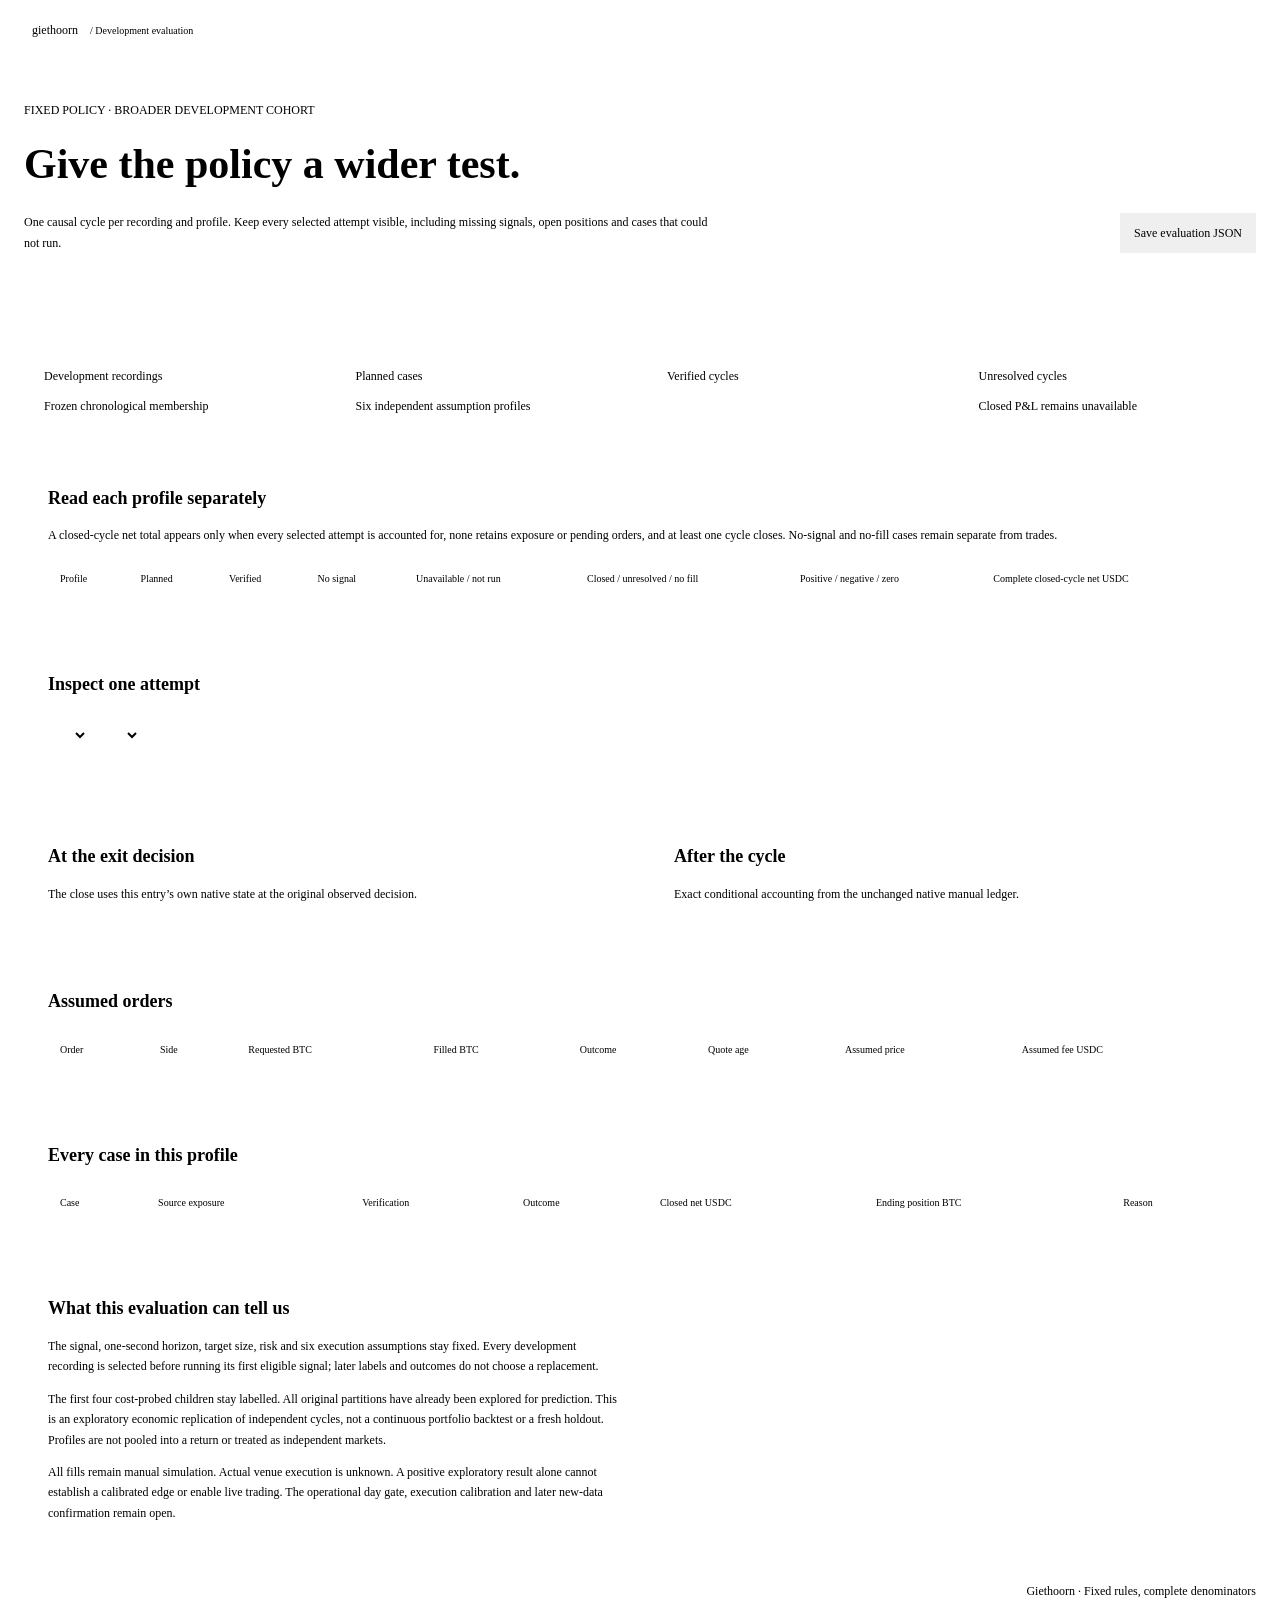
<file: web/evaluation.html>
<!doctype html><html lang="en"><head><meta charset="utf-8"><meta name="viewport" content="width=device-width,initial-scale=1">
<meta http-equiv="Content-Security-Policy" content="default-src 'none'; script-src 'unsafe-inline'; style-src 'unsafe-inline'; connect-src 'none'">
<title>Giethoorn · Development evaluation</title><style>__GIETHOORN_THEME__
*{box-sizing:border-box}body{margin:0;background:var(--bg);color:var(--ink);font-size:12px;line-height:1.7}button,select{font:inherit;cursor:pointer}.topbar{padding:20px max(20px,calc((100% - 1280px)/2));border-bottom:1px solid var(--line);display:flex;justify-content:space-between;align-items:center;gap:14px;flex-wrap:wrap}.brand{display:flex;align-items:center;gap:12px}.brand small{color:var(--muted)}.pill{padding:7px 10px;border-radius:20px}.page{max-width:1320px;padding:40px 24px;margin:auto}.heading{display:flex;justify-content:space-between;align-items:end;gap:24px}.heading h1{font-size:42px;margin:8px 0 12px}.heading p{margin:0;max-width:700px;color:var(--muted)}.button{padding:10px 14px;border:1px solid var(--line);white-space:nowrap}.notice{padding:18px 20px;background:var(--sage-wash);border:1px solid var(--line);border-left:3px solid var(--moss);border-radius:8px;margin:26px 0}.notice p{margin:5px 0;color:var(--muted)}.notice.bad{background:var(--danger-wash);border-left-color:var(--danger)}.stats{display:grid;grid-template-columns:repeat(4,minmax(0,1fr));gap:14px}.stat{padding:20px}.stat-number{font-size:28px;margin:10px 0;overflow-wrap:anywhere;font-variant-numeric:tabular-nums}.card{min-width:0}.panel{padding:24px;margin-top:22px}.section-title{margin:0 0 12px}.small{font-size:12px;color:var(--muted)}.filters{display:flex;gap:12px;flex-wrap:wrap;margin:18px 0}.filters select{padding:10px;max-width:100%;border:1px solid var(--line);border-radius:6px;background:var(--card);color:var(--ink)}.layout{display:grid;grid-template-columns:repeat(2,minmax(0,1fr));gap:20px}.decision{border-top:3px solid var(--moss)}.ending{border-top:3px solid var(--brick)}.facts div{display:flex;justify-content:space-between;gap:20px;padding:10px 0;border-bottom:1px solid var(--line-soft)}dt{color:var(--muted)}dd{margin:0;text-align:right;overflow-wrap:anywhere;min-width:0;font-variant-numeric:tabular-nums}table{width:100%;border-collapse:collapse;font-size:11px}th{text-align:left;background:var(--surface-muted);font-size:10px;font-weight:500;color:var(--muted)}th,td{padding:12px;border-bottom:1px solid var(--line-soft);white-space:nowrap}.table-wrap{overflow:auto;max-height:480px}.rules p{max-width:95ch;color:var(--muted)}.diagnostic{white-space:pre-wrap;overflow-wrap:anywhere}.footer{display:flex;justify-content:space-between;gap:16px;margin-top:22px}
@media(max-width:900px){.stats{grid-template-columns:repeat(2,minmax(0,1fr))}.layout{grid-template-columns:minmax(0,1fr)}}@media(max-width:550px){.page{padding:28px 16px}.topbar{padding:16px}.brand small{display:none}.heading{flex-direction:column;align-items:start}.heading h1{font-size:35px}.heading .button{width:100%}.stat,.panel{padding:17px}.stats{gap:10px}.stat-number{font-size:25px}.filters,.footer{flex-direction:column}.facts div{display:block}dd{text-align:left;margin-top:5px}}
</style></head><body>
<header class="topbar"><div class="brand"><span class="brand-mark" aria-hidden="true"><svg viewBox="0 0 24 24"><path d="M4 13h16M6 13V9m12 4V9M6 10q6-8 12 0M8 8v5m4-7v7m4-5v5M3 17q3-2 6 0t6 0t6 0M5 20q3-2 6 0t6 0"/></svg></span>giethoorn<small>/ Development evaluation</small></div><span class="pill" id="origin"></span></header>
<main class="page"><div class="heading"><div><div class="eyebrow">FIXED POLICY · BROADER DEVELOPMENT COHORT</div><h1>Give the policy a wider test.</h1><p>One causal cycle per recording and profile. Keep every selected attempt visible, including missing signals, open positions and cases that could not run.</p></div><button class="button primary" id="download">Save evaluation JSON</button></div>
<section class="notice" id="notice" role="status"><strong id="status"></strong><p id="preserved"></p><p id="scope"></p><pre id="error" class="diagnostic" hidden></pre></section>
<section class="stats"><div class="card stat"><div class="stat-top">Development recordings</div><div class="stat-number" id="children"></div><div class="stat-foot">Frozen chronological membership</div></div><div class="card stat"><div class="stat-top">Planned cases</div><div class="stat-number" id="cases-count"></div><div class="stat-foot">Six independent assumption profiles</div></div><div class="card stat"><div class="stat-top">Verified cycles</div><div class="stat-number" id="verified"></div><div class="stat-foot" id="coverage"></div></div><div class="card stat"><div class="stat-top">Unresolved cycles</div><div class="stat-number" id="unresolved"></div><div class="stat-foot">Closed P&amp;L remains unavailable</div></div></section>
<section class="card panel"><h2 class="section-title">Read each profile separately</h2><p class="small">A closed-cycle net total appears only when every selected attempt is accounted for, none retains exposure or pending orders, and at least one cycle closes. No-signal and no-fill cases remain separate from trades.</p><div class="table-wrap"><table><thead><tr><th>Profile</th><th>Planned</th><th>Verified</th><th>No signal</th><th>Unavailable / not run</th><th>Closed / unresolved / no fill</th><th>Positive / negative / zero</th><th>Complete closed-cycle net USDC</th></tr></thead><tbody id="profiles"></tbody></table></div></section>
<section class="card panel"><h2 class="section-title">Inspect one attempt</h2><div class="filters"><select id="profile" aria-label="Assumption profile"></select><select id="case" aria-label="Recording and case"></select></div><p id="selection" class="small"></p></section>
<div class="layout"><section class="card panel decision"><h2 class="section-title">At the exit decision</h2><p class="small">The close uses this entry’s own native state at the original observed decision.</p><dl class="facts" id="decision"></dl></section><section class="card panel ending"><h2 class="section-title">After the cycle</h2><p class="small">Exact conditional accounting from the unchanged native manual ledger.</p><dl class="facts" id="ending"></dl></section></div>
<section class="card panel"><h2 class="section-title">Assumed orders</h2><div class="table-wrap"><table><thead><tr><th>Order</th><th>Side</th><th>Requested BTC</th><th>Filled BTC</th><th>Outcome</th><th>Quote age</th><th>Assumed price</th><th>Assumed fee USDC</th></tr></thead><tbody id="orders"></tbody></table></div></section>
<section class="card panel"><h2 class="section-title">Every case in this profile</h2><div class="table-wrap"><table><thead><tr><th>Case</th><th>Source exposure</th><th>Verification</th><th>Outcome</th><th>Closed net USDC</th><th>Ending position BTC</th><th>Reason</th></tr></thead><tbody id="cases"></tbody></table></div></section>
<section class="card panel rules"><h2 class="section-title">What this evaluation can tell us</h2><p>The signal, one-second horizon, target size, risk and six execution assumptions stay fixed. Every development recording is selected before running its first eligible signal; later labels and outcomes do not choose a replacement.</p><p>The first four cost-probed children stay labelled. All original partitions have already been explored for prediction. This is an exploratory economic replication of independent cycles, not a continuous portfolio backtest or a fresh holdout. Profiles are not pooled into a return or treated as independent markets.</p><p>All fills remain manual simulation. Actual venue execution is unknown. A positive exploratory result alone cannot establish a calibrated edge or enable live trading. The operational day gate, execution calibration and later new-data confirmation remain open.</p></section><footer class="footer small"><span id="created"></span><span>Giethoorn · Fixed rules, complete denominators</span></footer></main>
<script type="application/json" id="evaluation-data">__QUALITY_BOOT__</script><script>
const raw=document.getElementById('evaluation-data').textContent,r=JSON.parse(raw),byId=id=>document.getElementById(id),put=(id,v)=>{byId(id).textContent=v;};
const pretty=v=>v==null?'Unavailable':String(v).replaceAll('_',' '),count=v=>v==null?'Unavailable':Number(v).toLocaleString('en-US'),ms=ns=>{if(ns==null)return 'Unavailable';const n=BigInt(ns),p=String(n%1000000n).padStart(6,'0').replace(/0+$/,'');return String(n/1000000n)+(p?'.'+p:'')+' ms';};
const admitted=r.source_unchanged&&r.quality_unchanged&&r.code_unchanged,t=r.totals;let selectedChild=null;
put('origin',r.origin==='synthetic_fixture'?'Synthetic source':'Recorded public data · Paper evaluation');put('status',r.status==='completed'?'Development evaluation complete':'Development evaluation incomplete');put('preserved',admitted?'Original source, quality, executable and frozen evaluation protocol preserved.':'Evidence verification failed; economic metrics are unavailable.');put('scope',r.selected_children.length+' development recordings · '+r.previously_cost_probed_children.length+' previously cost-probed · One cycle per child/profile');if(r.status!=='completed')byId('notice').classList.add('bad');if(r.error){put('error',r.error);byId('error').hidden=false;}put('children',count(r.selected_children.length));put('cases-count',count(t.cases));put('verified',count(t.verified));put('unresolved',count(t.unresolved));put('coverage',t.no_signal+' no signal · '+t.unavailable+' unavailable · '+t.not_run+' not run');
function cell(v){const td=document.createElement('td');td.textContent=v==null?'Unavailable':String(v);return td;}function facts(id,values){byId(id).replaceChildren(...values.map(([key,value])=>{const div=document.createElement('div'),dt=document.createElement('dt'),dd=document.createElement('dd');dt.textContent=key;dd.textContent=value==null?'Unavailable':String(value);div.append(dt,dd);return div;}));}
byId('profiles').replaceChildren(...t.profiles.map(p=>{const tr=document.createElement('tr');tr.append(cell(pretty(p.profile)),cell(p.cases),cell(p.verified),cell(p.no_signal),cell(p.unavailable+' / '+p.not_run),cell(p.closed+' / '+p.unresolved+' / '+p.no_fills),cell(p.positive_closed+' / '+p.negative_closed+' / '+p.zero_closed),cell(admitted?p.closed_cycle_net:null));return tr;}));
for(const p of t.profiles){const option=document.createElement('option');option.value=p.profile;option.textContent=pretty(p.profile);byId('profile').append(option);}
function matching(){return r.cases.map((row,i)=>({row,i})).filter(({row})=>row.profile===byId('profile').value);}
function render(){const row=r.cases[Number(byId('case').value)],p=admitted&&row?.status==='verified'?row.policy:null,m=p?.metrics,c=p?.close_compilation;selectedChild=row?.child??null;put('selection',row?row.case_id+' · '+pretty(row.status)+(row.reason?' · '+row.reason:''):'No selected case');
facts('decision',[['Decision',pretty(c?.status)],['Own position at decision · BTC',c?.known_position],['Working orders at decision',c?.working_orders],['Requested close quantity · BTC',m?.close_requested_quantity],['Native control prefix',p?(p.causal_prefix_audit.decision_available?'Exact match · '+p.causal_prefix_audit.prefix_records+' records':'No decision · entry-only control retained'):null],['Previously cost-probed child',row?String(row.previously_cost_probed):null]]);
facts('ending',[['Outcome',pretty(m?.outcome)],['Entry filled · BTC',m?.entry_quantity],['Close filled · BTC',m?.close_quantity],['Ending assumed position · BTC',m?.ending_position_quantity],['Pending assumed orders',m?(m.pending_order_ids||[]).join(', ')||'None':null],['Assumed fees · USDC',m?.fees],['Conditional closed P&L · USDC',m?.conditional_closed_pnl],['Actual execution','Unknown']]);
byId('orders').replaceChildren(...(p?.orders||[]).map(o=>{const tr=document.createElement('tr');tr.append(cell(o.id),cell(pretty(o.side)),cell(o.requested_quantity),cell(o.filled_quantity),cell(pretty(o.outcome)),cell(ms(o.reference_age_ns)),cell(o.assumed_fill_price),cell(o.assumed_fee));return tr;}));}
function choices(){const rows=matching();byId('case').replaceChildren(...rows.map(({row,i})=>{const option=document.createElement('option');option.value=String(i);option.textContent=row.case_id;return option;}));const previous=rows.find(({row})=>row.child===selectedChild);if(previous)byId('case').value=String(previous.i);
byId('cases').replaceChildren(...rows.map(({row})=>{const m=admitted&&row.status==='verified'?row.policy.metrics:null,tr=document.createElement('tr');tr.append(cell(row.case_id),cell(row.previously_cost_probed?'Previously cost-probed':'Additional development'),cell(pretty(row.status)),cell(pretty(m?.outcome)),cell(m?.conditional_closed_pnl),cell(m?.ending_position_quantity),cell(row.reason||'Native ledger and causal prefix checked'));return tr;}));render();}
byId('profile').onchange=choices;byId('case').onchange=render;byId('download').onclick=()=>{const url=URL.createObjectURL(new Blob([raw+'\n'],{type:'application/json'})),a=document.createElement('a');a.href=url;a.download='giethoorn-development-evaluation.json';a.click();setTimeout(()=>URL.revokeObjectURL(url),1000);};put('created','Saved evaluation · '+r.created_at_utc);choices();
</script></body></html>
</file>
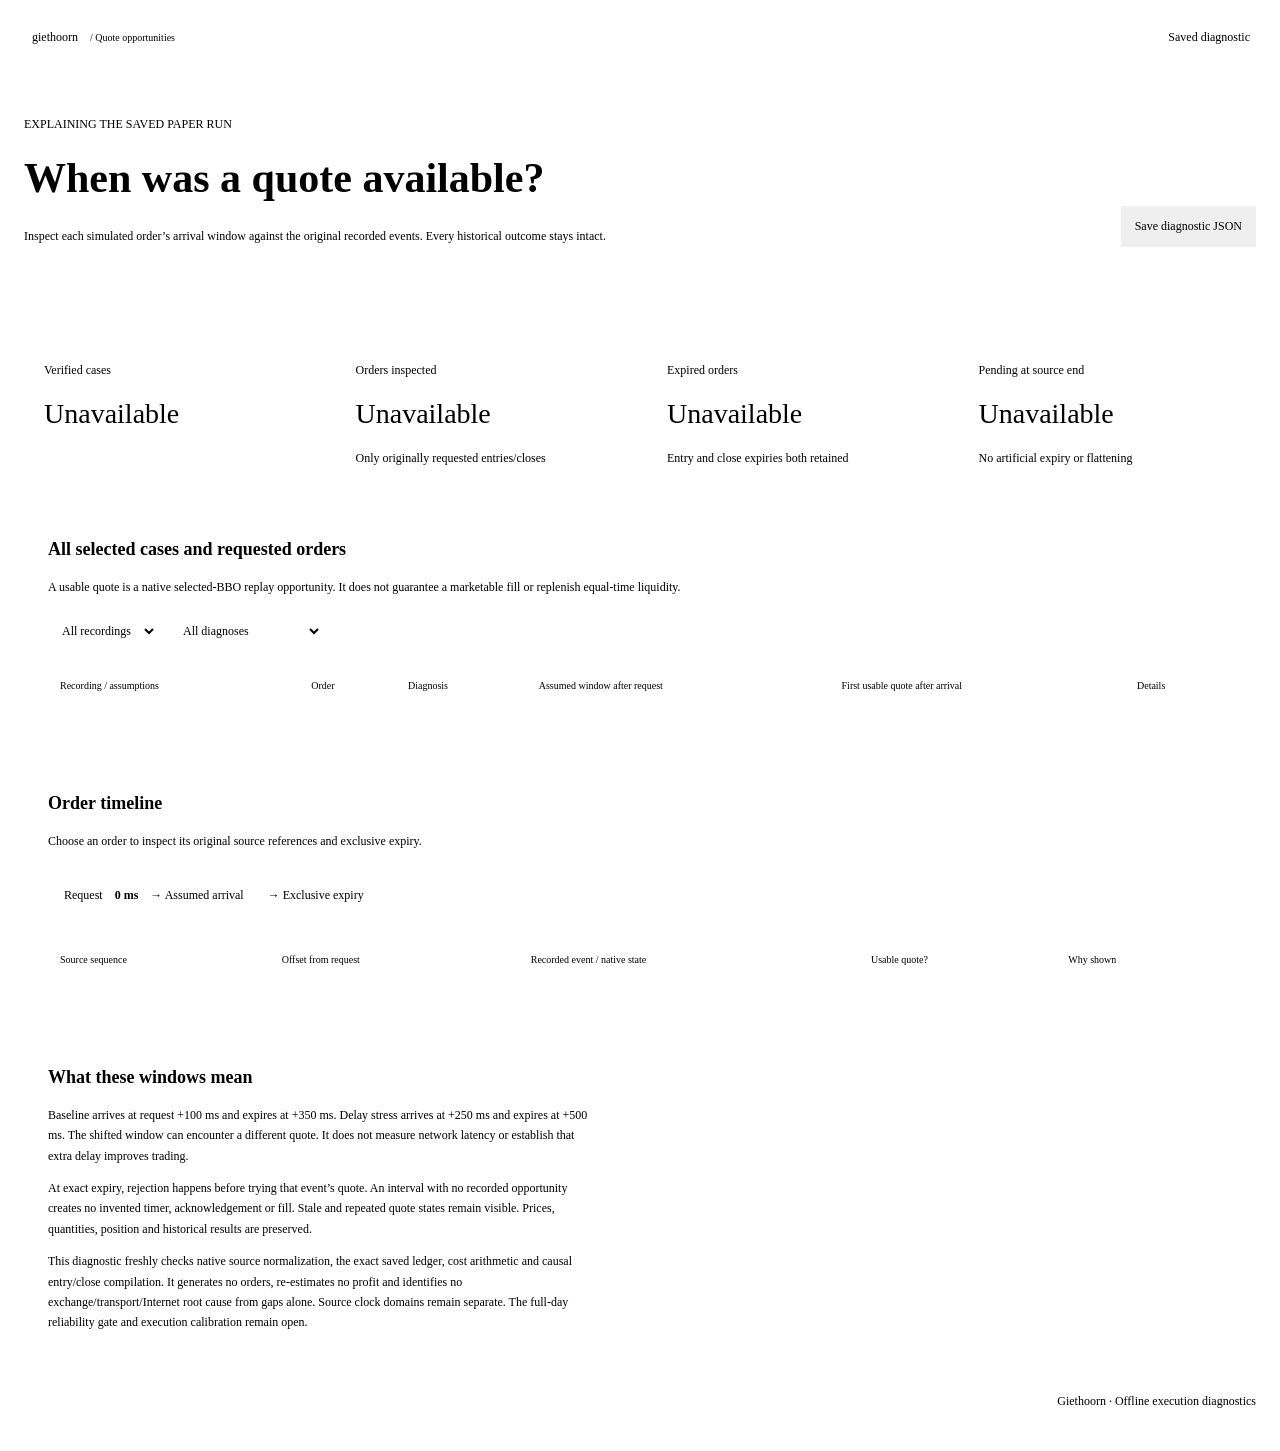
<file: web/expiry.html>
<!doctype html><html lang="en"><head><meta charset="utf-8"><meta name="viewport" content="width=device-width,initial-scale=1">
<meta http-equiv="Content-Security-Policy" content="default-src 'none'; script-src 'unsafe-inline'; style-src 'unsafe-inline'; connect-src 'none'">
<title>Giethoorn · Quote opportunities</title><style>__GIETHOORN_THEME__
*{box-sizing:border-box}body{margin:0;background:var(--bg);color:var(--ink);font-size:12px;line-height:1.7}button,select{font:inherit;cursor:pointer}.topbar{padding:20px max(20px,calc((100% - 1280px)/2));border-bottom:1px solid var(--line);display:flex;align-items:center;justify-content:space-between;gap:14px;flex-wrap:wrap}.brand{display:flex;align-items:center;gap:12px}.brand-mark{display:grid;place-items:center}.brand small{color:var(--muted)}.pill{padding:7px 10px;border-radius:20px}.page{max-width:1320px;padding:40px 24px;margin:auto}.heading{display:flex;justify-content:space-between;align-items:end;gap:24px}.heading h1{font-size:42px;margin:8px 0 12px}.heading p{margin:0;max-width:670px;color:var(--muted)}.button{padding:10px 14px;border:1px solid var(--line);white-space:nowrap}.notice{padding:18px 20px;border:1px solid var(--line);border-left:3px solid var(--moss);border-radius:8px;background:var(--sage-wash);margin:26px 0}.notice p{margin:5px 0;color:var(--muted)}.notice.bad{border-left-color:var(--danger);background:var(--danger-wash)}.stats{display:grid;grid-template-columns:repeat(4,minmax(0,1fr));gap:14px}.stat{padding:20px}.stat-number{font-size:28px;margin:10px 0;font-variant-numeric:tabular-nums}.card{min-width:0}.panel{padding:24px;margin-top:22px}.section-title{margin:0 0 12px}.filters{display:flex;gap:12px;flex-wrap:wrap;margin:16px 0}.filters select{padding:10px;max-width:100%;border:1px solid var(--line);border-radius:6px;background:var(--card);color:var(--ink)}table{width:100%;border-collapse:collapse;font-size:11px}th{text-align:left;background:var(--surface-muted);font-size:10px;font-weight:500;color:var(--muted)}th,td{padding:12px;border-bottom:1px solid var(--line-soft);white-space:nowrap}.table-wrap{overflow:auto;max-height:560px}.numeric{text-align:right;font-variant-numeric:tabular-nums}.small{color:var(--muted);font-size:12px}.orders button{padding:6px 12px}.layout{display:grid;grid-template-columns:repeat(2,minmax(0,1fr));gap:20px}.facts{margin:12px 0 0}.facts div{display:flex;gap:20px;justify-content:space-between;padding:10px 0;border-bottom:1px solid var(--line-soft)}dt{color:var(--muted)}dd{margin:0;text-align:right;overflow-wrap:anywhere;min-width:0}.diagnostic{white-space:pre-wrap;overflow-wrap:anywhere}#empty{padding:20px;text-align:center;color:var(--muted)}.footer{display:flex;justify-content:space-between;gap:16px;margin-top:22px}.window{display:flex;align-items:center;gap:12px;flex-wrap:wrap;padding:16px;border:1px solid var(--line);border-radius:8px;margin:18px 0;background:var(--surface-muted)}.window strong{font-variant-numeric:tabular-nums}.rules p{max-width:90ch;color:var(--muted)}@media(max-width:900px){.stats{grid-template-columns:repeat(2,minmax(0,1fr))}.layout{grid-template-columns:minmax(0,1fr)}}@media(max-width:550px){.page{padding:28px 16px}.topbar{padding:16px}.brand small{display:none}.heading{align-items:start;flex-direction:column}.heading h1{font-size:35px}.heading .button{width:100%}.stats{gap:10px}.stat,.panel{padding:17px}.stat-number{font-size:25px}.filters,.footer{flex-direction:column}.facts div{display:block}dd{text-align:left;margin-top:4px}}
</style></head><body>
<header class="topbar"><div class="brand"><span class="brand-mark" aria-hidden="true"><svg viewBox="0 0 24 24"><path d="M4 13h16M6 13V9m12 4V9M6 10q6-8 12 0M8 8v5m4-7v7m4-5v5M3 17q3-2 6 0t6 0t6 0M5 20q3-2 6 0t6 0"/></svg></span>giethoorn<small>/ Quote opportunities</small></div><span class="pill" id="origin">Saved diagnostic</span></header>
<main class="page"><div class="heading"><div><div class="eyebrow">EXPLAINING THE SAVED PAPER RUN</div><h1>When was a quote available?</h1><p>Inspect each simulated order’s arrival window against the original recorded events. Every historical outcome stays intact.</p></div><button class="button primary" id="download">Save diagnostic JSON</button></div>
<section class="notice" id="notice" role="status"><strong id="status"></strong><p id="scope"></p><p id="preserved"></p><pre class="diagnostic" id="error" hidden></pre></section>
<section class="stats"><div class="card stat"><div class="stat-top">Verified cases</div><div class="stat-number" id="verified">Unavailable</div><div class="stat-foot" id="case-count"></div></div><div class="card stat"><div class="stat-top">Orders inspected</div><div class="stat-number" id="orders-count">Unavailable</div><div class="stat-foot">Only originally requested entries/closes</div></div><div class="card stat"><div class="stat-top">Expired orders</div><div class="stat-number" id="expired">Unavailable</div><div class="stat-foot">Entry and close expiries both retained</div></div><div class="card stat"><div class="stat-top">Pending at source end</div><div class="stat-number" id="pending">Unavailable</div><div class="stat-foot">No artificial expiry or flattening</div></div></section>
<section class="card panel orders"><h2 class="section-title">All selected cases and requested orders</h2><p class="small">A usable quote is a native selected-BBO replay opportunity. It does not guarantee a marketable fill or replenish equal-time liquidity.</p><div class="filters"><select id="child" aria-label="Recording"><option value="all">All recordings</option></select><select id="filter" aria-label="Diagnosis"><option value="all">All diagnoses</option><option value="expired">Expired</option><option value="filled">Filled or partially filled</option><option value="pending">Pending</option><option value="request_rejected">Request rejected</option><option value="no_fill_cancelled">No fill</option><option value="unavailable">Unavailable or not run</option></select></div><div class="table-wrap"><table><thead><tr><th>Recording / assumptions</th><th>Order</th><th>Diagnosis</th><th>Assumed window after request</th><th>First usable quote after arrival</th><th>Details</th></tr></thead><tbody id="orders"></tbody></table><p id="empty" hidden>No matching orders.</p></div><p class="small" id="row-count"></p></section>
<section class="card panel" id="inspection" aria-live="polite"><h2 class="section-title" id="detail-title">Order timeline</h2><p class="small" id="detail-reason">Choose an order to inspect its original source references and exclusive expiry.</p><div class="window" id="window" hidden><span>Request</span><strong>0 ms</strong><span>→ Assumed arrival</span><strong id="arrival"></strong><span>→ Exclusive expiry</span><strong id="expiry"></strong></div><div class="table-wrap"><table><thead><tr><th>Source sequence</th><th>Offset from request</th><th>Recorded event / native state</th><th>Usable quote?</th><th>Why shown</th></tr></thead><tbody id="timeline"></tbody></table></div><div class="layout"><dl class="facts" id="facts"></dl><dl class="facts" id="exposure"></dl></div></section>
<section class="card panel rules"><h2 class="section-title">What these windows mean</h2><p>Baseline arrives at request +100 ms and expires at +350 ms. Delay stress arrives at +250 ms and expires at +500 ms. The shifted window can encounter a different quote. It does not measure network latency or establish that extra delay improves trading.</p><p>At exact expiry, rejection happens before trying that event’s quote. An interval with no recorded opportunity creates no invented timer, acknowledgement or fill. Stale and repeated quote states remain visible. Prices, quantities, position and historical results are preserved.</p><p>This diagnostic freshly checks native source normalization, the exact saved ledger, cost arithmetic and causal entry/close compilation. It generates no orders, re-estimates no profit and identifies no exchange/transport/Internet root cause from gaps alone. Source clock domains remain separate. The full-day reliability gate and execution calibration remain open.</p></section><footer class="footer small"><span id="created"></span><span>Giethoorn · Offline execution diagnostics</span></footer></main>
<script type="application/json" id="expiry-data">__QUALITY_BOOT__</script><script>
const raw=document.getElementById('expiry-data').textContent,report=JSON.parse(raw),byId=id=>document.getElementById(id),put=(id,v)=>{byId(id).textContent=v;};
const pretty=v=>v==null?'Unavailable':String(v).replaceAll('_',' ').replaceAll('-',' '),amount=v=>v==null?'Unavailable':String(v),ms=ns=>{if(ns==null)return 'Unavailable';let n=BigInt(ns),sign=n<0n?'-':'';if(n<0n)n=-n;const f=String(n%1000000n).padStart(6,'0').replace(/0+$/,'');return sign+String(n/1000000n)+(f?'.'+f:'')+' ms';};
const admitted=report.input_unchanged&&report.code_unchanged,totals=report.totals,classes=totals.classifications;
put('origin',report.origin==='synthetic_fixture'?'Synthetic fixture':'Recorded public data');put('status',report.status==='completed'?'Quote-opportunity review complete':'Quote-opportunity review incomplete');put('scope',report.selected_children.length+' recordings · '+totals.cases+' cost cases · no new orders or profit estimates.');put('preserved',admitted?'Original cost bundle, executable and helper assets preserved.':'Evidence changed or verification failed; diagnostic rows are unavailable.');if(!admitted||report.status!=='completed')byId('notice').classList.add('bad');if(report.error){put('error',report.error);byId('error').hidden=false;}
put('verified',totals.verified);put('case-count','of '+totals.cases+' cases · '+totals.unavailable+' unavailable · '+totals.not_run+' not run');put('orders-count',totals.orders);put('expired',(classes.expired_no_opportunity||0)+(classes.expired_at_quote_boundary||0));put('pending',classes.pending_at_source_end||0);
for(const child of report.selected_children){const option=document.createElement('option');option.value=String(child);option.textContent='Run '+String(child).padStart(6,'0');byId('child').append(option);}
function cell(v,numeric=false){const td=document.createElement('td');td.textContent=amount(v);if(numeric)td.className='numeric';return td;}
function facts(id,values){byId(id).replaceChildren(...values.map(([key,value])=>{const div=document.createElement('div'),dt=document.createElement('dt'),dd=document.createElement('dd');dt.textContent=key;dd.textContent=amount(value);div.append(dt,dd);return div;}));}
const flattened=report.cases.flatMap(c=>admitted&&c.status==='verified'?c.orders.map(o=>({c,o})):[{c,o:null}]);
function inspect(c,o){put('detail-title',pretty(c.case_id)+(o?' · '+o.order_id:''));put('detail-reason',c.reason||(o?.rejection)||'Verified original timeline; component root cause remains unknown.');byId('window').hidden=!o;if(!o){byId('timeline').replaceChildren();facts('facts',[['Diagnostic',pretty(c.status)]]);facts('exposure',[]);return;}put('arrival',ms(o.arrival_offset_ns));put('expiry',ms(o.expiry_offset_ns));byId('timeline').replaceChildren(...o.timeline.map(e=>{const tr=document.createElement('tr');tr.append(cell(e.sequence,true),cell(ms(e.offset_ns),true),cell(pretty(e.source_event)+' / '+pretty(e.native_event)+' / '+pretty(e.market_status)+(e.repeated_exchange_time?' · repeated exchange time':'')),cell(e.usable_opportunity?'Yes':'No'),cell(e.labels.map(pretty).join(', ')));return tr;}));facts('facts',[['Diagnosis',pretty(o.classification)],['Native opportunities inside window',o.native_opportunities_in_window],['Source events inside window',o.source_events_in_window],['Selected BBO messages inside window',o.selected_bbo_messages_in_window],['Unusable native states inside window',o.unusable_source_states_in_window],['Repeated exchange times inside window',o.repeated_exchange_times_in_window],['Recorded gap across arrival',ms(o.source_gaps.arrival.recorded_gap_ns)],['Recorded gap across expiry',ms(o.source_gaps.expiry.recorded_gap_ns)],['First usable quote after arrival',ms(o.first_native_quote_at_or_after_arrival?.offset_ns)],['Observed resolution offset',ms(o.observed_resolution?.offset_ns)]]);facts('exposure',[['Side',o.side],['Requested / filled quantity · BTC',o.requested_quantity+' / '+o.filled_quantity],['Unfilled remainder · BTC',o.remaining_quantity],['Protective limit · USDC',o.limit_price],['Original order state',pretty(o.historical_order_status)],['Ending case position · BTC',o.ending_position_quantity],['Ending pending IDs',o.ending_pending_order_ids.join(', ')||'None'],['Historical case outcome',pretty(c.historical_outcome)],['Request risk halt',o.request_risk.halted?'Yes':'No'],['Exchange/transport root cause',pretty(o.component_cause)]]);}
function filter(){const selected=byId('child').value,state=byId('filter').value;const rows=flattened.filter(({c,o})=>{if(selected!=='all'&&String(c.child)!==selected)return false;const k=o?.classification;if(state==='all')return true;if(state==='expired')return k?.startsWith('expired');if(state==='filled')return k==='filled'||k==='partial_fill_cancelled';if(state==='pending')return k==='pending_at_source_end';if(state==='unavailable')return !o;return k===state;});byId('orders').replaceChildren(...rows.map(({c,o})=>{const tr=document.createElement('tr'),td=document.createElement('td'),button=document.createElement('button');button.className='button';button.textContent='Inspect';button.setAttribute('aria-label','Inspect '+c.case_id+' '+(o?.order_id||'unavailable'));button.onclick=()=>{inspect(c,o);byId('inspection').scrollIntoView({block:'nearest'});};td.append(button);tr.append(cell('Run '+String(c.child).padStart(6,'0')+' / '+pretty(c.profile)),cell(o?.order_id),cell(pretty(o?.classification||c.status)),cell(o?ms(o.arrival_offset_ns)+' – '+ms(o.expiry_offset_ns):null),cell(ms(o?.first_native_quote_at_or_after_arrival?.offset_ns),true),td);return tr;}));byId('empty').hidden=rows.length>0;put('row-count',rows.length+' of '+flattened.length+' rows shown.');}
byId('child').onchange=filter;byId('filter').onchange=filter;byId('download').onclick=()=>{const url=URL.createObjectURL(new Blob([raw+'\n'],{type:'application/json'})),a=document.createElement('a');a.href=url;a.download='giethoorn-expiry-report.json';a.click();setTimeout(()=>URL.revokeObjectURL(url),1000);};put('created','Saved review · '+report.created_at_utc);filter();
</script></body></html>
</file>
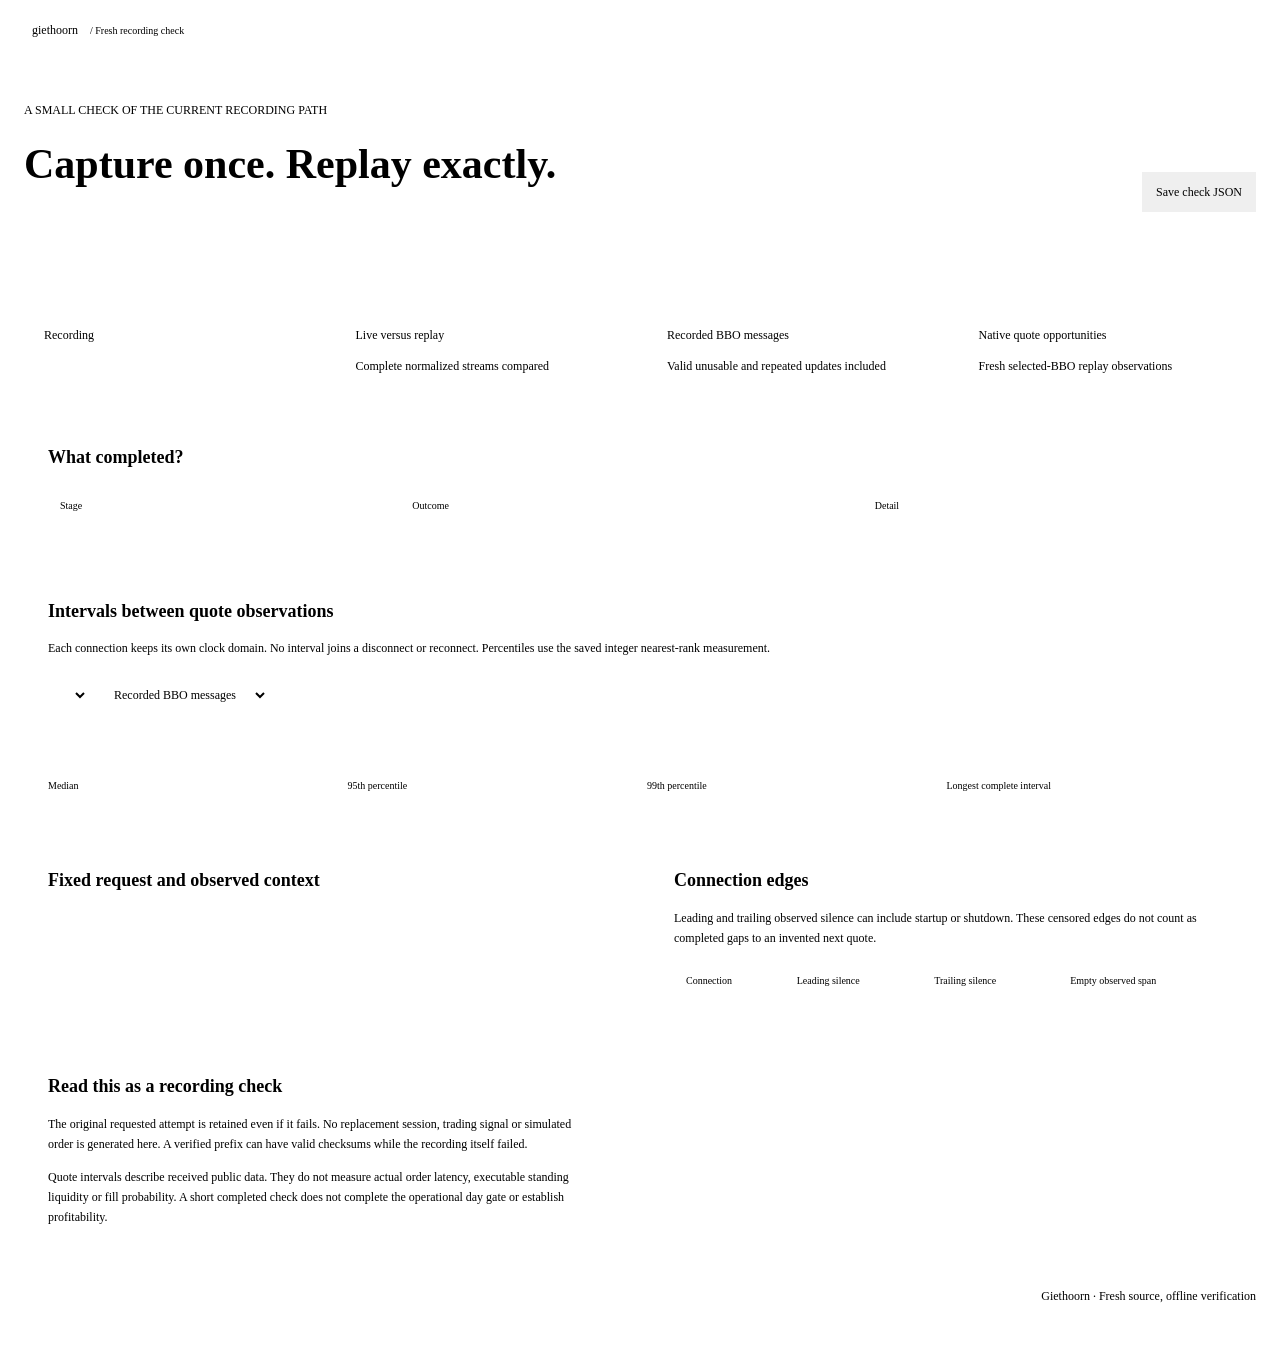
<file: web/feed-check.html>
<!doctype html>
<html lang="en"><head><meta charset="utf-8"><meta name="viewport" content="width=device-width,initial-scale=1">
<meta http-equiv="Content-Security-Policy" content="default-src 'none'; script-src 'unsafe-inline'; style-src 'unsafe-inline'; connect-src 'none'">
<title>Giethoorn · Fresh recording check</title>
<style>__GIETHOORN_THEME__
*{box-sizing:border-box}body{margin:0;background:var(--bg);color:var(--ink);font-size:12px;line-height:1.7}
button,select{font:inherit;cursor:pointer}.topbar{padding:20px max(20px,calc((100% - 1280px)/2));border-bottom:1px solid var(--line);display:flex;justify-content:space-between;align-items:center;gap:14px;flex-wrap:wrap}
.brand{display:flex;align-items:center;gap:12px}.brand-mark{display:grid;place-items:center}.brand small{color:var(--muted)}.pill{padding:7px 10px;border-radius:20px}
.page{max-width:1320px;padding:40px 24px;margin:auto}.heading{display:flex;justify-content:space-between;align-items:end;gap:24px}.heading h1{font-size:42px;margin:8px 0 12px}.heading p{margin:0;max-width:680px;color:var(--muted)}
.button{padding:10px 14px;border:1px solid var(--line);white-space:nowrap}.notice{padding:18px 20px;background:var(--sage-wash);border:1px solid var(--line);border-left:3px solid var(--moss);border-radius:8px;margin:26px 0}.notice p{margin:5px 0;color:var(--muted)}.notice.bad{background:var(--danger-wash);border-left-color:var(--danger)}
.stats{display:grid;grid-template-columns:repeat(4,minmax(0,1fr));gap:14px}.stat{padding:20px}.stat-number{font-size:27px;margin:10px 0;font-variant-numeric:tabular-nums;overflow-wrap:anywhere}.card{min-width:0}.panel{padding:24px;margin-top:22px}.section-title{margin:0 0 12px}
.filters{display:flex;gap:12px;flex-wrap:wrap;margin:18px 0}.filters select{padding:10px;max-width:100%;border:1px solid var(--line);border-radius:6px;background:var(--card);color:var(--ink)}
table{width:100%;border-collapse:collapse;font-size:11px}th{text-align:left;background:var(--surface-muted);font-size:10px;font-weight:500;color:var(--muted)}th,td{padding:12px;border-bottom:1px solid var(--line-soft)}td{overflow-wrap:anywhere}.table-wrap{overflow:auto}.small{font-size:12px;color:var(--muted)}
.layout{display:grid;grid-template-columns:repeat(2,minmax(0,1fr));gap:20px}.facts{margin:14px 0}.facts div{display:flex;justify-content:space-between;gap:20px;padding:9px 0;border-bottom:1px solid var(--line-soft)}dt{color:var(--muted)}dd{margin:0;text-align:right;overflow-wrap:anywhere;min-width:0}
.histogram{display:grid;grid-template-columns:repeat(7,minmax(0,1fr));gap:12px;margin:22px 0}.bin{text-align:center;min-width:0}.track{height:160px;background:var(--surface-muted);display:flex;align-items:end;border-radius:6px 6px 0 0;overflow:hidden}.bar{width:100%;background:var(--moss)}.bin span{display:block;font-size:10px;color:var(--muted);padding-top:8px}.bin strong{display:block;font-size:12px;font-weight:500;font-variant-numeric:tabular-nums}
.measures{display:grid;grid-template-columns:repeat(4,minmax(0,1fr));gap:14px;border-top:1px solid var(--line);padding-top:18px}.measures strong{display:block;font-size:17px;font-weight:500;overflow-wrap:anywhere}.measures span{color:var(--muted);font-size:10px}.diagnostic{white-space:pre-wrap;overflow-wrap:anywhere}.rules p{max-width:90ch;color:var(--muted)}.footer{display:flex;justify-content:space-between;gap:16px;margin-top:22px}#empty{padding:24px;color:var(--muted);text-align:center}
@media(max-width:900px){.stats,.measures{grid-template-columns:repeat(2,minmax(0,1fr))}.layout{grid-template-columns:minmax(0,1fr)}}
@media(max-width:550px){.page{padding:28px 16px}.topbar{padding:16px}.brand small{display:none}.heading{flex-direction:column;align-items:start}.heading h1{font-size:35px}.heading .button{width:100%}.stat,.panel{padding:17px}.stats{gap:10px}.stat-number{font-size:23px}.filters,.footer{flex-direction:column}.histogram{gap:5px}.track{height:120px}.bin span{font-size:8px;overflow-wrap:anywhere}.facts div{display:block}dd{text-align:left;margin-top:4px}}
</style></head><body>
<header class="topbar"><div class="brand"><span class="brand-mark" aria-hidden="true"><svg viewBox="0 0 24 24"><path d="M4 13h16M6 13V9m12 4V9M6 10q6-8 12 0M8 8v5m4-7v7m4-5v5M3 17q3-2 6 0t6 0t6 0M5 20q3-2 6 0t6 0"/></svg></span>giethoorn<small>/ Fresh recording check</small></div><span class="pill" id="origin"></span></header>
<main class="page"><div class="heading"><div><div class="eyebrow">A SMALL CHECK OF THE CURRENT RECORDING PATH</div><h1>Capture once. Replay exactly.</h1><p id="intro"></p></div><button class="button primary" id="download">Save check JSON</button></div>
<section class="notice" id="notice" role="status"><strong id="status"></strong><p id="preserved"></p><pre class="diagnostic" id="error" hidden></pre></section>
<section class="stats"><div class="card stat"><div class="stat-top">Recording</div><div class="stat-number" id="capture"></div><div class="stat-foot" id="requested"></div></div><div class="card stat"><div class="stat-top">Live versus replay</div><div class="stat-number" id="comparison"></div><div class="stat-foot">Complete normalized streams compared</div></div><div class="card stat"><div class="stat-top">Recorded BBO messages</div><div class="stat-number" id="messages"></div><div class="stat-foot">Valid unusable and repeated updates included</div></div><div class="card stat"><div class="stat-top">Native quote opportunities</div><div class="stat-number" id="opportunities"></div><div class="stat-foot">Fresh selected-BBO replay observations</div></div></section>
<section class="card panel"><h2 class="section-title">What completed?</h2><div class="table-wrap"><table><thead><tr><th>Stage</th><th>Outcome</th><th>Detail</th></tr></thead><tbody id="stages"></tbody></table></div></section>
<section class="card panel"><h2 class="section-title">Intervals between quote observations</h2><p class="small">Each connection keeps its own clock domain. No interval joins a disconnect or reconnect. Percentiles use the saved integer nearest-rank measurement.</p><div class="filters"><select id="connection" aria-label="Connection"></select><select id="series" aria-label="Observation series"><option value="bbo_messages">Recorded BBO messages</option><option value="native_opportunities">Native quote opportunities</option></select></div><p class="small" id="selection"></p><div class="histogram" id="histogram"></div><p id="empty" hidden>No complete intervals are available for this selection.</p><div class="measures"><div><span>Median</span><strong id="p50"></strong></div><div><span>95th percentile</span><strong id="p95"></strong></div><div><span>99th percentile</span><strong id="p99"></strong></div><div><span>Longest complete interval</span><strong id="maximum"></strong></div></div></section>
<div class="layout"><section class="card panel"><h2 class="section-title">Fixed request and observed context</h2><dl class="facts" id="facts"></dl></section><section class="card panel"><h2 class="section-title">Connection edges</h2><p class="small">Leading and trailing observed silence can include startup or shutdown. These censored edges do not count as completed gaps to an invented next quote.</p><div class="table-wrap"><table><thead><tr><th>Connection</th><th>Leading silence</th><th>Trailing silence</th><th>Empty observed span</th></tr></thead><tbody id="edges"></tbody></table></div></section></div>
<section class="card panel rules"><h2 class="section-title">Read this as a recording check</h2><p>The original requested attempt is retained even if it fails. No replacement session, trading signal or simulated order is generated here. A verified prefix can have valid checksums while the recording itself failed.</p><p>Quote intervals describe received public data. They do not measure actual order latency, executable standing liquidity or fill probability. A short completed check does not complete the operational day gate or establish profitability.</p></section><footer class="footer small"><span id="created"></span><span>Giethoorn · Fresh source, offline verification</span></footer></main>
<script type="application/json" id="feed-check-data">__QUALITY_BOOT__</script>
<script>
const raw=document.getElementById('feed-check-data').textContent,r=JSON.parse(raw),byId=id=>document.getElementById(id),put=(id,v)=>{byId(id).textContent=v;};
const pretty=v=>v==null?'Unavailable':String(v).replaceAll('_',' '),count=v=>v==null?'Unavailable':Number(v).toLocaleString('en-US');
const ms=ns=>{if(ns==null)return 'Unavailable';const n=BigInt(ns),part=String(n%1000000n).padStart(6,'0').replace(/0+$/,'');return String(n/1000000n)+(part?'.'+part:'')+' ms';};
const admitted=r.input_unchanged&&r.code_unchanged,m=admitted&&r.cadence.status==='verified'?r.cadence.metrics:null,p=r.request.policy;
put('origin',r.origin==='synthetic_fixture'?'Synthetic local server':'Recorded public data');put('intro',p.duration_secs+' seconds requested · BTC/mainnet · Combined public feeds. Then verify the retained recording offline.');
put('status',r.status==='completed'?'Fresh recording check complete':'Fresh recording check incomplete');put('preserved',admitted?'Captured source, original live output and verifier assets are unchanged.':'Evidence verification failed. Measurements are unavailable.');
if(r.status!=='completed')byId('notice').classList.add('bad');if(r.error){put('error',r.error);byId('error').hidden=false;}
put('capture',pretty(r.capture.status));put('requested',p.duration_secs+' seconds requested'+(r.capture.timed_out?' · Process timed out':''));put('comparison',admitted&&r.replay.status==='verified'?'Exact match':pretty(r.replay.status));put('messages',count(m?.series.bbo_messages.observations));put('opportunities',count(m?.series.native_opportunities.observations));
function cell(v){const c=document.createElement('td');c.textContent=v==null?'Unavailable':String(v);return c;}
const stageNames={capture:'Recording process',integrity:'Retained source integrity',replay:'Live/replay equality',cadence:'Quote cadence measurement'};
byId('stages').replaceChildren(...Object.entries(stageNames).map(([key,name])=>{const value=r[key],row=document.createElement('tr');row.append(cell(name),cell(pretty(value.status)),cell(value.reason||value.error||(key==='capture'?'Native exit '+value.exit_code:key==='replay'&&value.comparison==='exact'?'Byte-for-byte equality':value.status==='verified'?'Verified retained evidence':'Unavailable')));return row;}));
const all=document.createElement('option');all.value='all';all.textContent='All within-connection intervals';byId('connection').append(all);for(const c of m?.connections||[]){const o=document.createElement('option');o.value=String(c.connection_id);o.textContent='Connection '+c.connection_id;byId('connection').append(o);}
const binNames=['0–50 ms','>50–100','>100–250','>250–350','>350–500','>500–1000','>1000 ms'];
function render(){const kind=byId('series').value,identity=byId('connection').value,connections=m?(identity==='all'?m.connections:m.connections.filter(c=>String(c.connection_id)===identity)):[],data=m?(identity==='all'?m.series[kind]:connections[0]?.series[kind]):null;
put('selection',data?count(data.observations)+' observations · '+count(data.intervals)+' complete intervals · '+count(data.zero_intervals)+' zero-time intervals':'Measurements unavailable for this attempt.');['50','95','99'].forEach(p=>put('p'+p,ms(data?.percentiles_ns[p])));put('maximum',ms(data?.maximum_ns));
const maximum=data?Math.max(1,...data.bins.map(b=>b.count)):1;byId('histogram').replaceChildren(...binNames.map((name,i)=>{const bin=document.createElement('div'),track=document.createElement('div'),bar=document.createElement('div'),label=document.createElement('span'),value=document.createElement('strong');bin.className='bin';track.className='track';bar.className='bar';bar.style.height=(data?100*data.bins[i].count/maximum:0)+'%';bar.style.background=kind==='bbo_messages'?'var(--moss)':'var(--brick)';label.textContent=name;value.textContent=data?count(data.bins[i].count):'Unavailable';track.append(bar);bin.append(track,label,value);return bin;}));byId('empty').hidden=!!data?.intervals;
byId('edges').replaceChildren(...connections.map(c=>{const d=c.series[kind],row=document.createElement('tr');row.append(cell(c.connection_id),cell(ms(d.leading_observed_silence_ns)),cell(ms(d.trailing_observed_silence_ns)),cell(ms(d.empty_observed_span_ns)));return row;}));}
const facts=[['Requested duration',p.duration_secs+' seconds'],['Recorded source span',ms(m?.source_span_ns)],['Original source records',m?count(m.source_records):null],['Connections',m?count(m.connections.length):null],['Feed profile',p.profile],['BBO freshness threshold',p.bbo_stale_after_ms+' ms'],['Depth freshness threshold',p.depth_stale_after_ms+' ms'],['Recorded timer interval',p.timer_interval_ms+' ms'],['Source clock-step flags',m?count(m.source_clock_discontinuities.length):null],['Automatic replacement attempt','Disabled']];
byId('facts').replaceChildren(...facts.map(([key,value])=>{const div=document.createElement('div'),dt=document.createElement('dt'),dd=document.createElement('dd');dt.textContent=key;dd.textContent=value==null?'Unavailable':String(value);div.append(dt,dd);return div;}));
byId('connection').onchange=render;byId('series').onchange=render;byId('download').onclick=()=>{const url=URL.createObjectURL(new Blob([raw+'\n'],{type:'application/json'})),a=document.createElement('a');a.href=url;a.download='giethoorn-feed-check.json';a.click();setTimeout(()=>URL.revokeObjectURL(url),1000);};put('created','Saved check · '+r.created_at_utc);render();
</script></body></html>
</file>
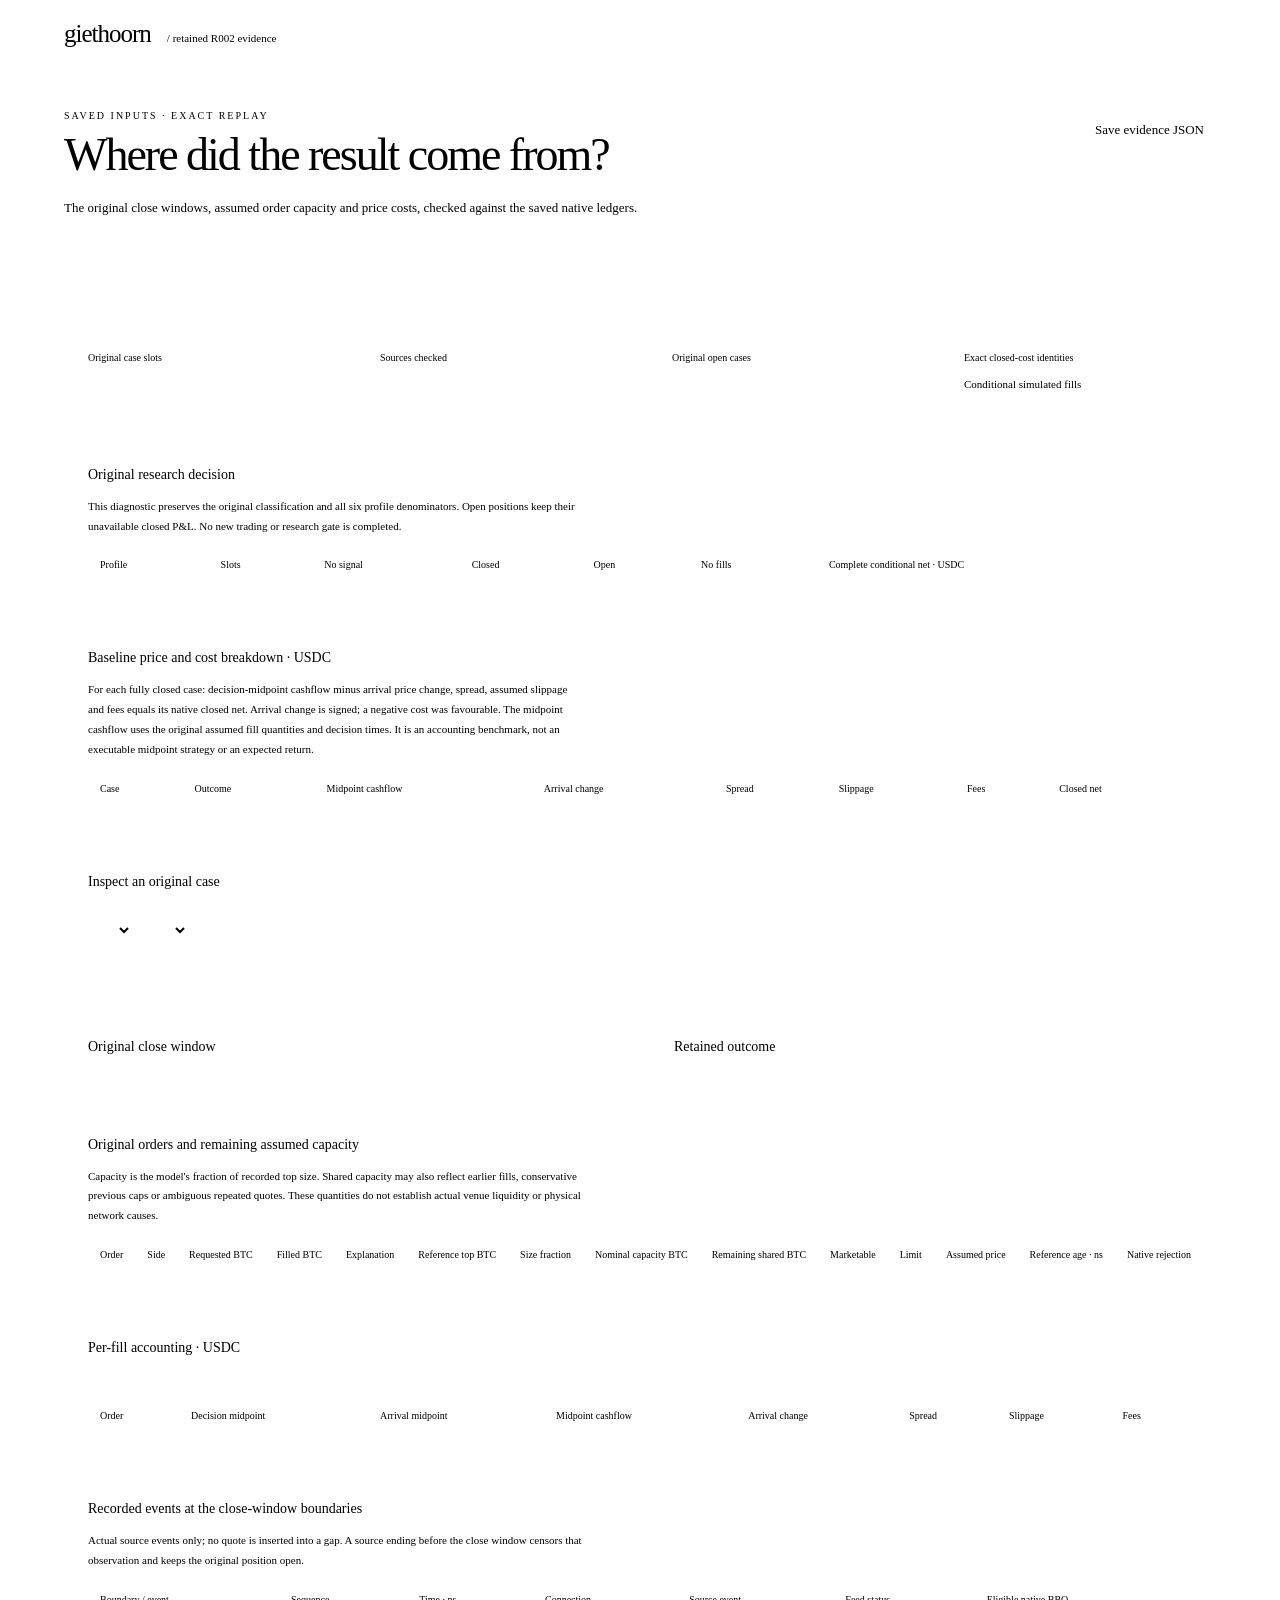
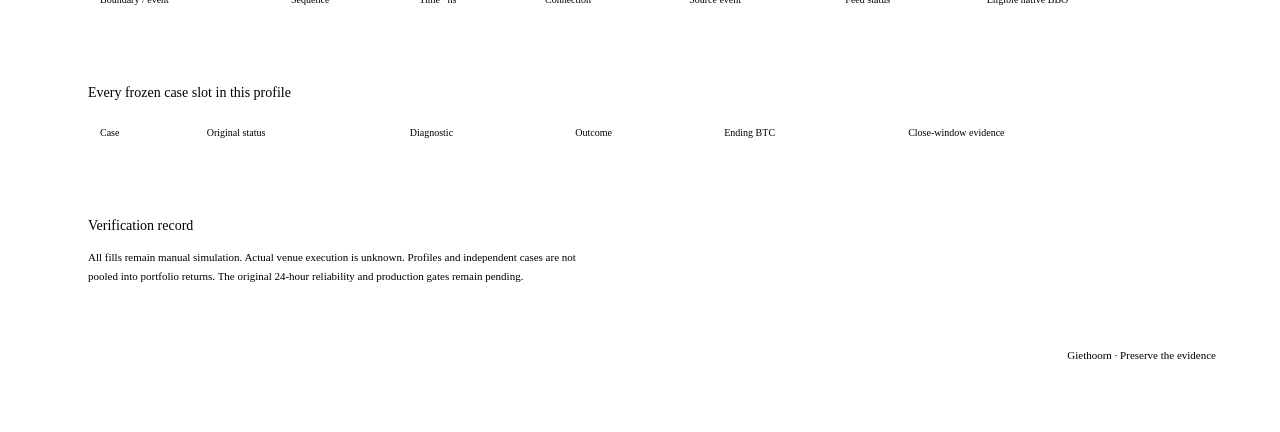
<file: web/momentum-explain.html>
<!doctype html>
<html lang="en"><head><meta charset="utf-8"><meta name="viewport" content="width=device-width,initial-scale=1"><meta name="color-scheme" content="light"><title>Giethoorn · R002 evidence</title>
<style>__GIETHOORN_THEME__
*{box-sizing:border-box}body{margin:0;background:var(--bg);color:var(--ink);font-family:var(--mono);font-size:13px}.topbar{padding:20px 5%;border-bottom:1px solid var(--line);display:flex;justify-content:space-between;gap:12px;align-items:center}.brand{font-family:var(--display);font-size:25px;letter-spacing:-1px}.brand small{font-family:var(--mono);font-size:11px;color:var(--muted);letter-spacing:0;margin-left:16px}.pill{border:1px solid var(--line);border-radius:20px;padding:7px 11px;font-size:10px}.page{max-width:1360px;margin:auto;padding:42px 5%}.heading{display:flex;align-items:start;justify-content:space-between;gap:24px}h1{font-family:var(--display);font-size:46px;letter-spacing:-2px;line-height:1.08;margin:9px 0 16px;font-weight:500}h2{font-size:14px;font-weight:500;margin:0 0 14px}p{line-height:1.8;color:var(--muted);max-width:90ch}.eyebrow{font-size:10px;letter-spacing:2px;color:var(--moss)}button,select{font:inherit;color:var(--ink);background:var(--card);border:1px solid var(--line);border-radius:8px;padding:12px;min-width:0;max-width:100%}button{cursor:pointer;background:var(--moss);color:var(--card);white-space:nowrap}.notice{border-left:3px solid var(--moss);padding:20px 24px;background:var(--card);margin:24px 0}.notice.bad{border-color:var(--brick)}.notice p{margin:8px 0 0}.stats{display:grid;grid-template-columns:repeat(4,minmax(0,1fr));gap:16px;margin:24px 0}.card{background:var(--card);border:1px solid var(--line);border-radius:10px;padding:24px;margin:20px 0}.stats .card{margin:0}.stat-label{font-size:10px;color:var(--muted)}.stat-number{font-family:var(--display);font-size:32px;margin:12px 0}.small{font-size:11px;color:var(--muted);line-height:1.8}.table-wrap{overflow:auto;max-height:480px}table{border-collapse:collapse;width:100%;font-size:11px}th,td{padding:12px;text-align:left;border-bottom:1px solid var(--line-soft);white-space:nowrap}th{background:var(--surface-muted);font-size:10px;font-weight:500;color:var(--muted)}.filters{display:flex;gap:12px;margin:20px 0}.layout{display:grid;grid-template-columns:repeat(2,minmax(0,1fr));gap:20px}.layout .card{margin:0}.facts>div{display:flex;justify-content:space-between;gap:18px;padding:10px 0;border-bottom:1px solid var(--line-soft)}dt{color:var(--muted)}dd{margin:0;min-width:0;overflow-wrap:anywhere;text-align:right;font-variant-numeric:tabular-nums}.exact{font-variant-numeric:tabular-nums}.identity{border-left:3px solid var(--moss);padding:14px 18px;background:var(--surface-muted);overflow-wrap:anywhere;line-height:1.8}.diagnostic{white-space:pre-wrap;overflow-wrap:anywhere}.footer{display:flex;justify-content:space-between;gap:14px;margin:24px 0}
@media(max-width:950px){.stats{grid-template-columns:repeat(2,minmax(0,1fr))}.layout{grid-template-columns:minmax(0,1fr)}}@media(max-width:550px){.page{padding:28px 16px}.topbar{padding:16px}.brand small{display:none}.heading{flex-direction:column}h1{font-size:36px}.heading button{width:100%}.card{padding:17px}.stats{gap:10px}.stat-number{font-size:27px}.filters,.footer{flex-direction:column}.facts>div{display:block}dd{text-align:left;margin-top:5px}.pill{font-size:9px;max-width:50%;line-height:1.6}}
</style></head><body>
<header class="topbar"><div class="brand">giethoorn<small>/ retained R002 evidence</small></div><span class="pill" id="origin"></span></header>
<main class="page"><div class="heading"><div><div class="eyebrow">SAVED INPUTS · EXACT REPLAY</div><h1>Where did the result come from?</h1><p>The original close windows, assumed order capacity and price costs, checked against the saved native ledgers.</p></div><button id="download">Save evidence JSON</button></div>
<section class="notice" id="notice" role="status"><strong id="status"></strong><p id="preserved"></p><p id="scope"></p><pre class="diagnostic" id="error" hidden></pre></section>
<section class="stats"><div class="card"><div class="stat-label">Original case slots</div><div class="stat-number" id="slots"></div><div class="small" id="cohort"></div></div><div class="card"><div class="stat-label">Sources checked</div><div class="stat-number" id="sources"></div><div class="small" id="ledgers"></div></div><div class="card"><div class="stat-label">Original open cases</div><div class="stat-number" id="open"></div><div class="small" id="coverage"></div></div><div class="card"><div class="stat-label">Exact closed-cost identities</div><div class="stat-number" id="identities"></div><div class="small">Conditional simulated fills</div></div></section>
<section class="card"><h2>Original research decision</h2><div id="classification" class="stat-number" style="font-size:22px"></div><p class="small">This diagnostic preserves the original classification and all six profile denominators. Open positions keep their unavailable closed P&amp;L. No new trading or research gate is completed.</p><div class="table-wrap"><table><thead><tr><th>Profile</th><th>Slots</th><th>No signal</th><th>Closed</th><th>Open</th><th>No fills</th><th>Complete conditional net · USDC</th></tr></thead><tbody id="profiles"></tbody></table></div></section>
<section class="card"><h2>Baseline price and cost breakdown · USDC</h2><p class="small">For each fully closed case: decision-midpoint cashflow minus arrival price change, spread, assumed slippage and fees equals its native closed net. Arrival change is signed; a negative cost was favourable. The midpoint cashflow uses the original assumed fill quantities and decision times. It is an accounting benchmark, not an executable midpoint strategy or an expected return.</p><div class="table-wrap"><table><thead><tr><th>Case</th><th>Outcome</th><th>Midpoint cashflow</th><th>Arrival change</th><th>Spread</th><th>Slippage</th><th>Fees</th><th>Closed net</th></tr></thead><tbody id="baseline"></tbody></table></div></section>
<section class="card"><h2>Inspect an original case</h2><div class="filters"><select id="profile" aria-label="Assumption profile"></select><select id="case" aria-label="Recording and case"></select></div><p class="small" id="selection"></p></section>
<div class="layout"><section class="card"><h2>Original close window</h2><dl class="facts" id="window"></dl></section><section class="card"><h2>Retained outcome</h2><dl class="facts" id="ending"></dl></section></div>
<section class="card"><h2>Original orders and remaining assumed capacity</h2><p class="small">Capacity is the model's fraction of recorded top size. Shared capacity may also reflect earlier fills, conservative previous caps or ambiguous repeated quotes. These quantities do not establish actual venue liquidity or physical network causes.</p><div class="table-wrap"><table><thead><tr><th>Order</th><th>Side</th><th>Requested BTC</th><th>Filled BTC</th><th>Explanation</th><th>Reference top BTC</th><th>Size fraction</th><th>Nominal capacity BTC</th><th>Remaining shared BTC</th><th>Marketable</th><th>Limit</th><th>Assumed price</th><th>Reference age · ns</th><th>Native rejection</th></tr></thead><tbody id="orders"></tbody></table></div></section>
<section class="card"><h2>Per-fill accounting · USDC</h2><div id="identity" class="identity"></div><div class="table-wrap"><table><thead><tr><th>Order</th><th>Decision midpoint</th><th>Arrival midpoint</th><th>Midpoint cashflow</th><th>Arrival change</th><th>Spread</th><th>Slippage</th><th>Fees</th></tr></thead><tbody id="fills"></tbody></table></div></section>
<section class="card"><h2>Recorded events at the close-window boundaries</h2><p class="small">Actual source events only; no quote is inserted into a gap. A source ending before the close window censors that observation and keeps the original position open.</p><div class="table-wrap"><table><thead><tr><th>Boundary / event</th><th>Sequence</th><th>Time · ns</th><th>Connection</th><th>Source event</th><th>Feed status</th><th>Eligible native BBO</th></tr></thead><tbody id="boundaries"></tbody></table></div></section>
<section class="card"><h2>Every frozen case slot in this profile</h2><div class="table-wrap"><table><thead><tr><th>Case</th><th>Original status</th><th>Diagnostic</th><th>Outcome</th><th>Ending BTC</th><th>Close-window evidence</th></tr></thead><tbody id="cases"></tbody></table></div></section>
<section class="card"><h2>Verification record</h2><dl class="facts" id="proof"></dl><p class="small">All fills remain manual simulation. Actual venue execution is unknown. Profiles and independent cases are not pooled into portfolio returns. The original 24-hour reliability and production gates remain pending.</p></section>
<footer class="footer small"><span id="created"></span><span>Giethoorn · Preserve the evidence</span></footer></main>
<script type="application/json" id="explain-data">__QUALITY_BOOT__</script><script>
const raw=document.getElementById('explain-data').textContent,r=JSON.parse(raw),el=id=>document.getElementById(id),str=v=>v===null||v===undefined?'Unavailable':String(v),pretty=v=>v===null||v===undefined?'Unavailable':String(v).replaceAll('_',' ');
const admitted=r.diagnostic_version===1&&r.diagnostic_id==='r002-retained-diagnostic-001'&&r.status==='completed'&&r.read_only===true&&r.input_unchanged===true&&r.code_unchanged===true;
const put=(id,v)=>el(id).textContent=str(v),cell=v=>{const td=document.createElement('td');td.textContent=str(v);return td;},row=values=>{const tr=document.createElement('tr');tr.append(...values.map(cell));return tr;};
function facts(id,values){el(id).replaceChildren(...values.map(([label,value])=>{const d=document.createElement('div'),dt=document.createElement('dt'),dd=document.createElement('dd');dt.textContent=label;dd.textContent=str(value);d.append(dt,dd);return d;}));}
put('origin',r.origin==='synthetic_fixture'?'Synthetic source · Manual simulation':'Recorded public data · Manual simulation');
put('status',admitted?'Original evidence independently revalidated':'Diagnostic evidence not admitted');el('notice').classList.toggle('bad',!admitted);
put('preserved',admitted?'Original source bundle, installed binary, producer and diagnostic code are unchanged.':'Verification did not complete; diagnostic financial analysis is unavailable. The original bundle is preserved.');
put('scope',r.verification_scope);if(r.error){el('error').hidden=false;put('error',r.error);}
put('slots',r.cases.length);put('cohort',r.selected_children.length+' frozen development recordings');put('sources',admitted?r.source_checks:null);put('ledgers',admitted?r.ledger_checks+' native ledger replays':'Native checks incomplete');put('identities',admitted?r.cost_identities:null);
put('open',admitted?r.original_totals.unresolved:null);put('coverage',admitted?r.original_totals.no_signal+' no signal · '+r.original_totals.no_fills+' no fills':'Original economics not admitted here');put('classification','Original: '+pretty(r.original_screen.classification));
el('profiles').replaceChildren(...r.original_totals.profiles.map(p=>row([p.profile,p.cases,p.no_signal,admitted?p.closed:null,admitted?p.unresolved:null,admitted?p.no_fills:null,admitted?p.closed_cycle_net:null])));
const moneyKeys=['decision_midpoint_cashflow_usdc','arrival_change_usdc','spread_usdc','slippage_usdc','fees_usdc','closed_net_usdc'];
el('baseline').replaceChildren(...r.cases.filter(c=>c.profile==='baseline'&&c.original_status==='verified').map(c=>{const e=admitted?c.explanation:null,d=e?.closed_decomposition;return row([c.case_id,e?pretty(e.outcome):null,...moneyKeys.map(k=>d?.[k])]);}));
let child=null;const profiles=r.original_totals.profiles.map(p=>p.profile);
el('profile').replaceChildren(...profiles.map(p=>{const o=document.createElement('option');o.value=p;o.textContent=p;return o;}));
function render(){const c=r.cases[Number(el('case').value)];if(!c)return;child=c.child;const e=admitted?c.explanation:null,w=e?.close_window,d=e?.closed_decomposition;
put('selection',c.case_id+' · Original '+pretty(c.original_status)+' · Diagnostic '+pretty(c.status));
facts('window',[['Evidence',w?pretty(w.status):c.original_status==='no_signal'?'No original signal':null],['Feature time · ns',w?.feature_monotonic_ns],['Window opens · ns',w?.window_start_ns],['Window closes · ns',w?.window_end_ns],['Actual source end · ns',w?.actual_source_end_ns],['Source end reason',w?.source_end_reason],['BBO messages in window',w?.bbo_messages_in_window],['Eligible native BBO in window',w?.eligible_native_bbo_in_window],['Observed through window end',w?.observed_through_window_end]]);
facts('ending',[['Outcome',e?pretty(e.outcome):null],['First close status',e?pretty(e.first_close_status):null],['Residual close status',e?pretty(e.retry_status):null],['Ending position · BTC',e?.ending_position_quantity],['Pending orders',e?(e.pending_order_ids.join(', ')||'None'):null],['Known fees · USDC',e?.known_fees_usdc],['Conditional closed net · USDC',d?.closed_net_usdc],['Actual execution','Unknown']]);
el('orders').replaceChildren(...(e?.orders||[]).map(o=>row([o.id,o.side,o.requested_quantity,o.filled_quantity,pretty(o.explanation),o.top_size,o.top_size_fraction,o.nominal_top_capacity,o.remaining_shared_capacity,o.marketable,o.limit_price,o.assumed_fill_price,o.reference_age_ns,o.native_rejection_detail||o.native_rejection||'None'])));
put('identity',d?d.decision_midpoint_cashflow_usdc+' − ('+d.arrival_change_usdc+') − '+d.spread_usdc+' − '+d.slippage_usdc+' − '+d.fees_usdc+' = '+d.closed_net_usdc+' USDC · Exact identity verified':e?'Closed decomposition unavailable: '+pretty(e.outcome)+'. Recorded per-fill costs remain below.':'No admitted fill accounting for this slot.');
el('fills').replaceChildren(...(e?.orders||[]).filter(o=>o.cost).map(o=>row([o.id,o.cost.decision_midpoint,o.cost.arrival_midpoint,...moneyKeys.slice(0,5).map(k=>o.cost[k])])));
const boundary=w?[['Open: before',w.lower_boundary.before],['Open: at / after',w.lower_boundary.at_or_after],['End: before',w.upper_boundary.before],['End: at / after',w.upper_boundary.at_or_after],['Actual source end',w.source_end]]:[];
el('boundaries').replaceChildren(...boundary.map(([name,b])=>row([name,b?.sequence,b?.monotonic_ns,b?.connection_id,b?.source_event,b?.feed_state?.status,b?.usable_opportunity])));
}
function choices(){const list=r.cases.map((c,i)=>({c,i})).filter(x=>x.c.profile===el('profile').value);el('case').replaceChildren(...list.map(({c,i})=>{const o=document.createElement('option');o.value=String(i);o.textContent=c.case_id;return o;}));const previous=list.find(x=>x.c.child===child);if(previous)el('case').value=String(previous.i);
el('cases').replaceChildren(...list.map(({c})=>{const e=admitted?c.explanation:null;return row([c.case_id,pretty(c.original_status),pretty(c.status),e?pretty(e.outcome):null,e?.ending_position_quantity,e?pretty(e.close_window.status):null]);}));render();}
facts('proof',[['Original report SHA-256',r.input_report_sha256],['Installed native SHA-256',r.provenance.installed_binary_sha256],['Diagnostic contract SHA-256',r.provenance.diagnostic_contract_sha256],['Diagnostic audit inventory SHA-256',r.provenance.audit_inventory_sha256],['Original processing status',r.original_status],['Diagnostic status',r.status],['Input preserved',r.input_unchanged],['Code preserved',r.code_unchanged]]);
el('profile').onchange=choices;el('case').onchange=render;el('download').onclick=()=>{const url=URL.createObjectURL(new Blob([raw+'\n'],{type:'application/json'})),a=document.createElement('a');a.href=url;a.download='giethoorn-r002-evidence.json';a.click();setTimeout(()=>URL.revokeObjectURL(url),1000);};put('created','Saved diagnostic · '+r.created_at_utc);choices();
</script></body></html>
</file>
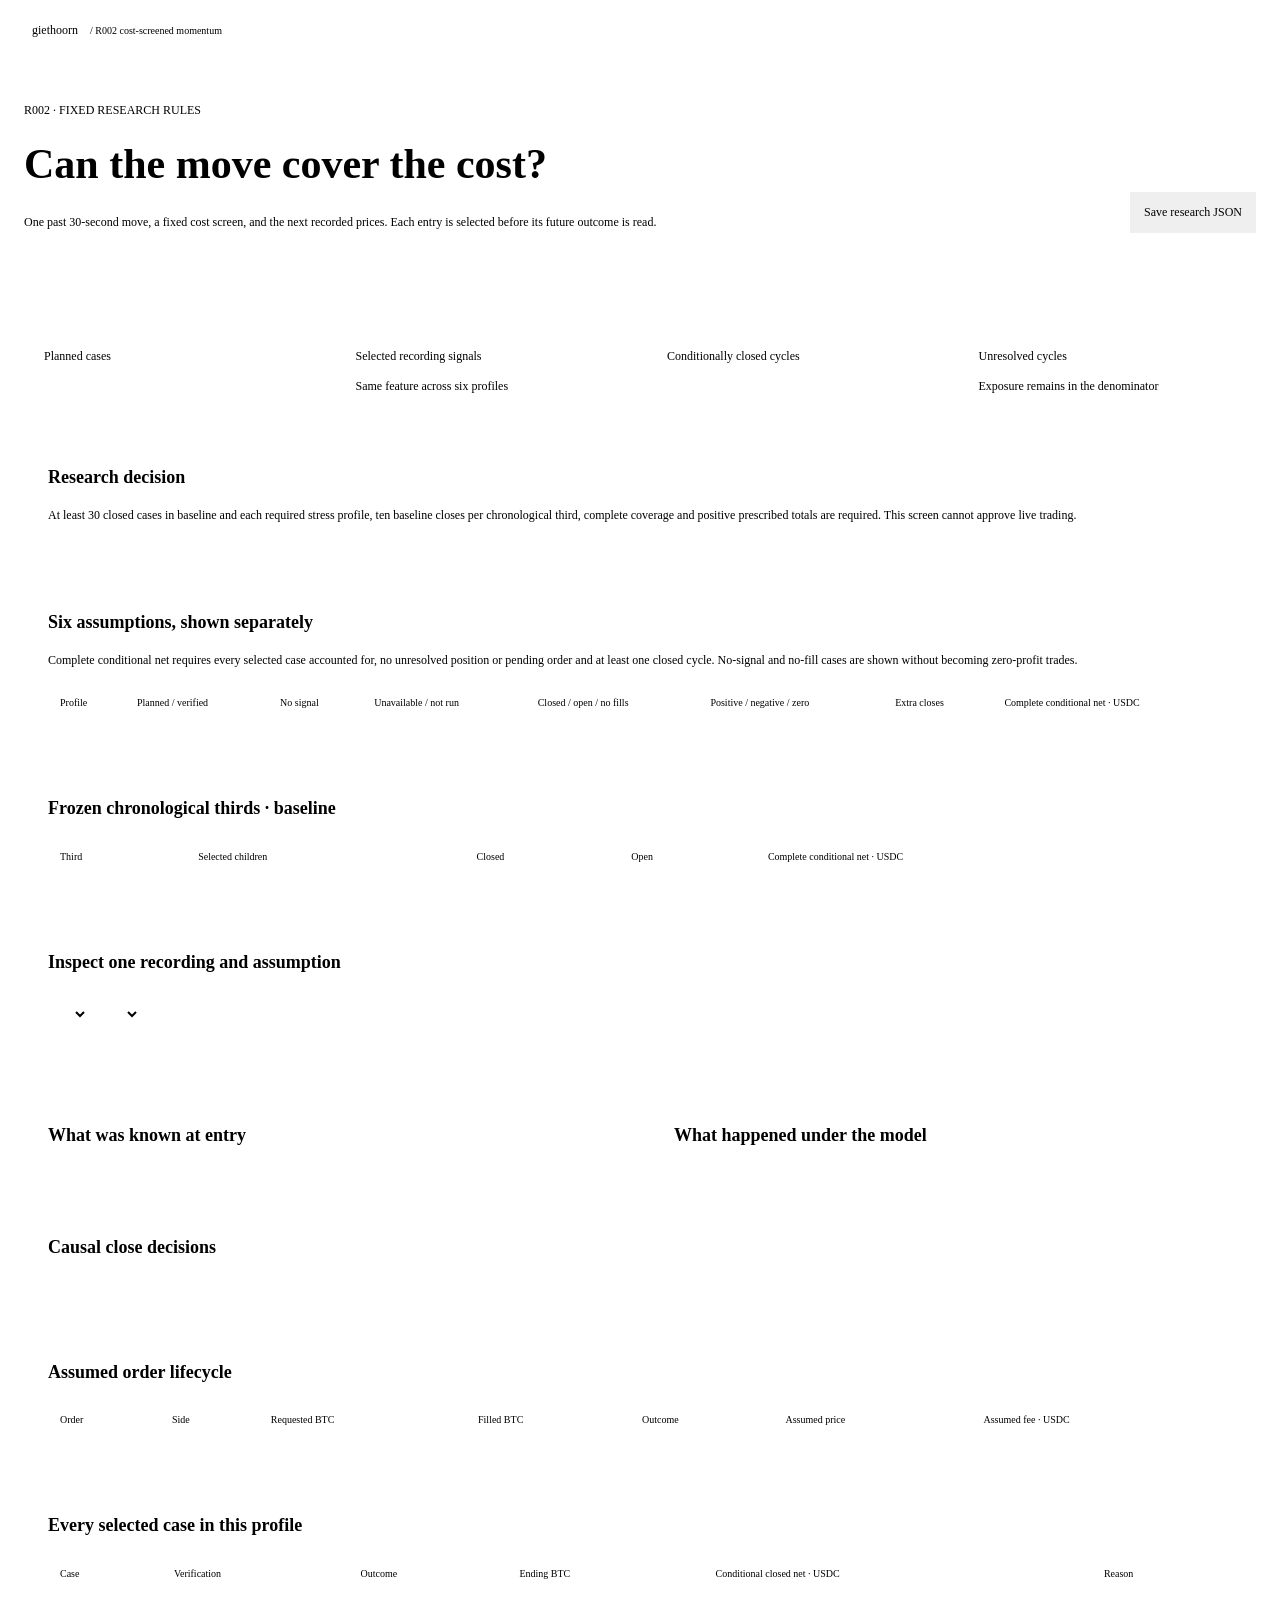
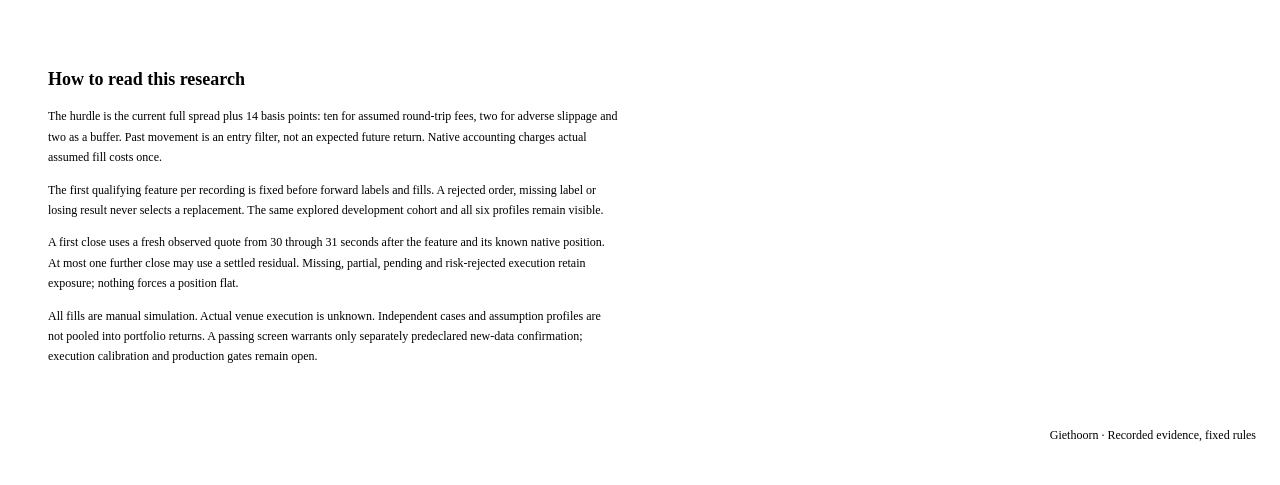
<file: web/momentum.html>
<!doctype html><html lang="en"><head><meta charset="utf-8"><meta name="viewport" content="width=device-width,initial-scale=1">
<meta http-equiv="Content-Security-Policy" content="default-src 'none'; script-src 'unsafe-inline'; style-src 'unsafe-inline'; connect-src 'none'">
<title>Giethoorn · R002 cost-screened momentum</title><style>__GIETHOORN_THEME__
*{box-sizing:border-box}body{margin:0;background:var(--bg);color:var(--ink);font-size:12px;line-height:1.7}button,select{font:inherit;cursor:pointer}.topbar{padding:20px max(20px,calc((100% - 1280px)/2));border-bottom:1px solid var(--line);display:flex;justify-content:space-between;align-items:center;gap:14px;flex-wrap:wrap}.brand{display:flex;align-items:center;gap:12px}.brand small{color:var(--muted)}.pill{padding:7px 10px;border-radius:20px}.page{max-width:1320px;padding:40px 24px;margin:auto}.heading{display:flex;justify-content:space-between;align-items:end;gap:24px}.heading h1{font-size:42px;margin:8px 0 12px}.heading p{margin:0;max-width:700px;color:var(--muted)}.button{padding:10px 14px;border:1px solid var(--line);white-space:nowrap}.notice{padding:18px 20px;background:var(--sage-wash);border:1px solid var(--line);border-left:3px solid var(--moss);border-radius:8px;margin:26px 0}.notice p{margin:5px 0;color:var(--muted)}.notice.bad{background:var(--danger-wash);border-left-color:var(--danger)}.stats{display:grid;grid-template-columns:repeat(4,minmax(0,1fr));gap:14px}.stat{padding:20px}.stat-number{font-size:28px;margin:10px 0;overflow-wrap:anywhere;font-variant-numeric:tabular-nums}.card{min-width:0}.panel{padding:24px;margin-top:22px}.section-title{margin:0 0 12px}.small{font-size:12px;color:var(--muted)}.filters{display:flex;gap:12px;flex-wrap:wrap;margin:18px 0}.filters select{padding:10px;max-width:100%;border:1px solid var(--line);border-radius:6px;background:var(--card);color:var(--ink)}.layout{display:grid;grid-template-columns:repeat(2,minmax(0,1fr));gap:20px}.control{border-top:3px solid var(--moss)}.ending{border-top:3px solid var(--brick)}.facts div{display:flex;justify-content:space-between;gap:20px;padding:10px 0;border-bottom:1px solid var(--line-soft)}dt{color:var(--muted)}dd{margin:0;text-align:right;overflow-wrap:anywhere;min-width:0;font-variant-numeric:tabular-nums}.decision-facts{display:grid;grid-template-columns:repeat(2,minmax(0,1fr));gap:0 28px}table{width:100%;border-collapse:collapse;font-size:11px}th{text-align:left;background:var(--surface-muted);font-size:10px;font-weight:500;color:var(--muted)}th,td{padding:12px;border-bottom:1px solid var(--line-soft);white-space:nowrap}.table-wrap{overflow:auto;max-height:480px}.rules p{max-width:95ch;color:var(--muted)}.diagnostic{white-space:pre-wrap;overflow-wrap:anywhere}.footer{display:flex;justify-content:space-between;gap:16px;margin-top:22px}
@media(max-width:900px){.stats{grid-template-columns:repeat(2,minmax(0,1fr))}.layout{grid-template-columns:minmax(0,1fr)}.decision-facts{grid-template-columns:minmax(0,1fr)}}@media(max-width:550px){.page{padding:28px 16px}.topbar{padding:16px}.brand small{display:none}.heading{flex-direction:column;align-items:start}.heading h1{font-size:35px}.heading .button{width:100%}.stat,.panel{padding:17px}.stats{gap:10px}.stat-number{font-size:25px}.filters,.footer{flex-direction:column}.facts div{display:block}dd{text-align:left;margin-top:5px}}
</style></head><body>
<header class="topbar"><div class="brand"><span class="brand-mark" aria-hidden="true"><svg viewBox="0 0 24 24"><path d="M4 13h16M6 13V9m12 4V9M6 10q6-8 12 0M8 8v5m4-7v7m4-5v5M3 17q3-2 6 0t6 0t6 0M5 20q3-2 6 0t6 0"/></svg></span>giethoorn<small>/ R002 cost-screened momentum</small></div><span class="pill" id="origin"></span></header>
<main class="page">
<div class="heading"><div><div class="eyebrow">R002 · FIXED RESEARCH RULES</div><h1>Can the move cover the cost?</h1><p>One past 30-second move, a fixed cost screen, and the next recorded prices. Each entry is selected before its future outcome is read.</p></div><button class="button primary" id="download">Save research JSON</button></div>
<section class="notice" id="notice" role="status"><strong id="status"></strong><p id="scope"></p><p id="preserved"></p><pre id="error" class="diagnostic" hidden></pre></section>
<section class="stats"><div class="card stat"><div class="stat-top">Planned cases</div><div class="stat-number" id="planned"></div><div class="stat-foot" id="children"></div></div><div class="card stat"><div class="stat-top">Selected recording signals</div><div class="stat-number" id="signals"></div><div class="stat-foot">Same feature across six profiles</div></div><div class="card stat"><div class="stat-top">Conditionally closed cycles</div><div class="stat-number" id="closed"></div><div class="stat-foot" id="coverage"></div></div><div class="card stat"><div class="stat-top">Unresolved cycles</div><div class="stat-number" id="unresolved"></div><div class="stat-foot">Exposure remains in the denominator</div></div></section>
<section class="card panel"><h2 class="section-title">Research decision</h2><div id="classification" class="stat-number" style="font-size:22px"></div><p class="small">At least 30 closed cases in baseline and each required stress profile, ten baseline closes per chronological third, complete coverage and positive prescribed totals are required. This screen cannot approve live trading.</p><dl class="facts" id="reference"></dl></section>
<section class="card panel"><h2 class="section-title">Six assumptions, shown separately</h2><p class="small">Complete conditional net requires every selected case accounted for, no unresolved position or pending order and at least one closed cycle. No-signal and no-fill cases are shown without becoming zero-profit trades.</p><div class="table-wrap"><table><thead><tr><th>Profile</th><th>Planned / verified</th><th>No signal</th><th>Unavailable / not run</th><th>Closed / open / no fills</th><th>Positive / negative / zero</th><th>Extra closes</th><th>Complete conditional net · USDC</th></tr></thead><tbody id="profiles"></tbody></table></div></section>
<section class="card panel"><h2 class="section-title">Frozen chronological thirds · baseline</h2><div class="table-wrap"><table><thead><tr><th>Third</th><th>Selected children</th><th>Closed</th><th>Open</th><th>Complete conditional net · USDC</th></tr></thead><tbody id="thirds"></tbody></table></div></section>
<section class="card panel"><h2 class="section-title">Inspect one recording and assumption</h2><div class="filters"><select id="profile" aria-label="Assumption profile"></select><select id="case" aria-label="Recording and case"></select></div><p id="selection" class="small"></p></section>
<div class="layout"><section class="card panel control"><h2 class="section-title">What was known at entry</h2><dl class="facts" id="feature"></dl></section><section class="card panel ending"><h2 class="section-title">What happened under the model</h2><dl class="facts" id="ending"></dl></section></div>
<section class="card panel"><h2 class="section-title">Causal close decisions</h2><dl class="facts decision-facts" id="decisions"></dl></section>
<section class="card panel"><h2 class="section-title">Assumed order lifecycle</h2><div class="table-wrap"><table><thead><tr><th>Order</th><th>Side</th><th>Requested BTC</th><th>Filled BTC</th><th>Outcome</th><th>Assumed price</th><th>Assumed fee · USDC</th></tr></thead><tbody id="orders"></tbody></table></div></section>
<section class="card panel"><h2 class="section-title">Every selected case in this profile</h2><div class="table-wrap"><table><thead><tr><th>Case</th><th>Verification</th><th>Outcome</th><th>Ending BTC</th><th>Conditional closed net · USDC</th><th>Reason</th></tr></thead><tbody id="cases"></tbody></table></div></section>
<section class="card panel rules"><h2 class="section-title">How to read this research</h2><p>The hurdle is the current full spread plus 14 basis points: ten for assumed round-trip fees, two for adverse slippage and two as a buffer. Past movement is an entry filter, not an expected future return. Native accounting charges actual assumed fill costs once.</p><p>The first qualifying feature per recording is fixed before forward labels and fills. A rejected order, missing label or losing result never selects a replacement. The same explored development cohort and all six profiles remain visible.</p><p>A first close uses a fresh observed quote from 30 through 31 seconds after the feature and its known native position. At most one further close may use a settled residual. Missing, partial, pending and risk-rejected execution retain exposure; nothing forces a position flat.</p><p>All fills are manual simulation. Actual venue execution is unknown. Independent cases and assumption profiles are not pooled into portfolio returns. A passing screen warrants only separately predeclared new-data confirmation; execution calibration and production gates remain open.</p></section>
<footer class="footer small"><span id="created"></span><span>Giethoorn · Recorded evidence, fixed rules</span></footer></main>
<script type="application/json" id="momentum-data">__QUALITY_BOOT__</script>
<script>
const raw=document.getElementById('momentum-data').textContent,r=JSON.parse(raw),el=id=>document.getElementById(id),text=v=>v===null||v===undefined?'Unavailable':String(v),pretty=v=>v===null||v===undefined?'Unavailable':String(v).replaceAll('_',' ');
const admitted=r.r002_report_version===1&&r.status!=='invalid'&&!r.verification_failed&&r.source_unchanged&&r.quality_unchanged&&r.code_unchanged;
const put=(id,v)=>el(id).textContent=text(v),cell=v=>{const td=document.createElement('td');td.textContent=text(v);return td;};
function facts(id,values){el(id).replaceChildren(...values.map(([label,value])=>{const d=document.createElement('div'),dt=document.createElement('dt'),dd=document.createElement('dd');dt.textContent=label;dd.textContent=text(value);d.append(dt,dd);return d;}));}
put('origin',r.origin==='synthetic_fixture'?'Synthetic source':'Recorded public data · Manual simulation');
put('status',r.status==='completed'&&admitted?'R002 research processing complete':admitted?'R002 research incomplete':'R002 evidence not admitted');
el('notice').classList.toggle('bad',!admitted);put('scope',r.selected_children.length+' frozen development recordings · One cycle per profile · Up to three requests');
put('preserved',admitted?'Source, quality, executable and frozen R002 specification preserved.':'Source, specification or native verification is unverified; financial values are hidden.');
if(r.error){el('error').hidden=false;put('error',r.error);}
put('planned',r.cases.length);put('children',r.selected_children.length+' frozen recordings');
put('signals',admitted?r.rows.filter(x=>x.selected&&x.feature).length:null);put('closed',admitted?r.totals.closed:null);put('unresolved',admitted?r.totals.unresolved:null);
put('coverage',r.totals.no_signal+' no signal · '+r.totals.unavailable+' unavailable · '+r.totals.not_run+' not run');put('classification',admitted?pretty(r.screen.classification):'Invalid evidence');
facts('reference',[['Reference','Intentionally idle; no simulated requests'],['Defined idle fees · USDC','0'],['Defined idle trading P&L · USDC','0'],['Actual venue execution','Unknown']]);
el('profiles').replaceChildren(...r.totals.profiles.map(p=>{const tr=document.createElement('tr');tr.append(cell(p.profile),cell(p.cases+' / '+p.verified),cell(p.no_signal),cell(p.unavailable+' / '+p.not_run),cell(p.closed+' / '+p.unresolved+' / '+p.no_fills),cell(p.positive_closed+' / '+p.negative_closed+' / '+p.zero_closed),cell(p.retry_requests),cell(admitted?p.closed_cycle_net:null));return tr;}));
el('thirds').replaceChildren(...r.screen.thirds.map((g,i)=>{const p=g.totals.profiles[0],tr=document.createElement('tr');tr.append(cell(i+1),cell(g.children.join(', ')||'None'),cell(p.closed),cell(p.unresolved),cell(admitted?p.closed_cycle_net:null));return tr;}));
let selectedChild=null;
el('profile').replaceChildren(...r.policy.profiles.map(p=>{const o=document.createElement('option');o.value=p.id;o.textContent=p.id;return o;}));
function render(){const c=r.cases[Number(el('case').value)];if(!c)return;selectedChild=c.child;const row=r.rows.find(x=>x.child===c.child),f=admitted?row?.feature:null,p=admitted&&c.status==='verified'?c.policy:null,m=p?.metrics,label=admitted?row?.prediction_diagnostic:null;
put('selection',c.case_id+' · '+pretty(c.status)+(c.reason?' · '+c.reason:''));
facts('feature',[['Signal',f?pretty(f.prediction):null],['Source sequence',f?.sequence],['Current midpoint',f?.mid_display],['Historical midpoint',f?.reference?.mid_display],['Past move · bps',f?.past_move_bps_display],['Current spread · bps',f?.spread_bps_display],['Entry hurdle · bps',f?.hurdle_bps_display],['Source prefix',f?.source_prefix_sha256],['Forward label',label?pretty(label.status)+(label.reason?' · '+pretty(label.reason):''):null],['Candidate bins considered',admitted?row?.selection_counts?.considered_bins:null],['Missing history candidates',admitted?row?.selection_counts?.missing_history:null]]);
facts('ending',[['Outcome',m?pretty(m.outcome):null],['Entry filled · BTC',m?.entry_quantity],['First close filled · BTC',m?.close_quantity],['Extra close filled · BTC',m?.retry_quantity],['Total closes filled · BTC',m?.total_close_quantity],['Ending position · BTC',m?.ending_position_quantity],['Pending orders',m?(m.pending_order_ids.join(', ')||'None'):null],['Assumed fees · USDC',m?.fees],['Conditional closed P&L · USDC',m?.conditional_closed_pnl],['Actual execution','Unknown']]);
facts('decisions',[['First close decision',p?pretty(m.close_decision_status):null],['Known position at first close · BTC',p?.close_compilation?.known_position],['First control prefix',p?(p.causal_prefix_verified?'Verified':'Unverified'):null],['Additional close decision',p?pretty(m.retry_decision_status):null],['Known residual · BTC',p?.retry_compilation?.known_position],['Requested extra close · BTC',m?.retry_requested_quantity],['Retry control prefix',p?(p.retry_prefix_verified?'Verified':'Unverified'):null]]);
el('orders').replaceChildren(...(p?.orders||[]).map(o=>{const tr=document.createElement('tr');tr.append(cell(o.id),cell(o.side),cell(o.requested_quantity),cell(o.filled_quantity),cell(pretty(o.outcome)),cell(o.assumed_fill_price),cell(o.assumed_fee));return tr;}));}
function choices(){const rows=r.cases.map((row,i)=>({row,i})).filter(x=>x.row.profile===el('profile').value);el('case').replaceChildren(...rows.map(({row,i})=>{const o=document.createElement('option');o.value=String(i);o.textContent=row.case_id;return o;}));const previous=rows.find(x=>x.row.child===selectedChild);if(previous)el('case').value=String(previous.i);
el('cases').replaceChildren(...rows.map(({row})=>{const m=admitted&&row.status==='verified'?row.policy.metrics:null,tr=document.createElement('tr');tr.append(cell(row.case_id),cell(pretty(row.status)),cell(m?pretty(m.outcome):null),cell(m?.ending_position_quantity),cell(m?.conditional_closed_pnl),cell(row.reason||'Native decisions and costs verified'));return tr;}));render();}
el('profile').onchange=choices;el('case').onchange=render;el('download').onclick=()=>{const url=URL.createObjectURL(new Blob([raw+'\n'],{type:'application/json'})),a=document.createElement('a');a.href=url;a.download='giethoorn-r002-momentum.json';a.click();setTimeout(()=>URL.revokeObjectURL(url),1000);};put('created','Saved research · '+r.created_at_utc);choices();
</script></body></html>
</file>
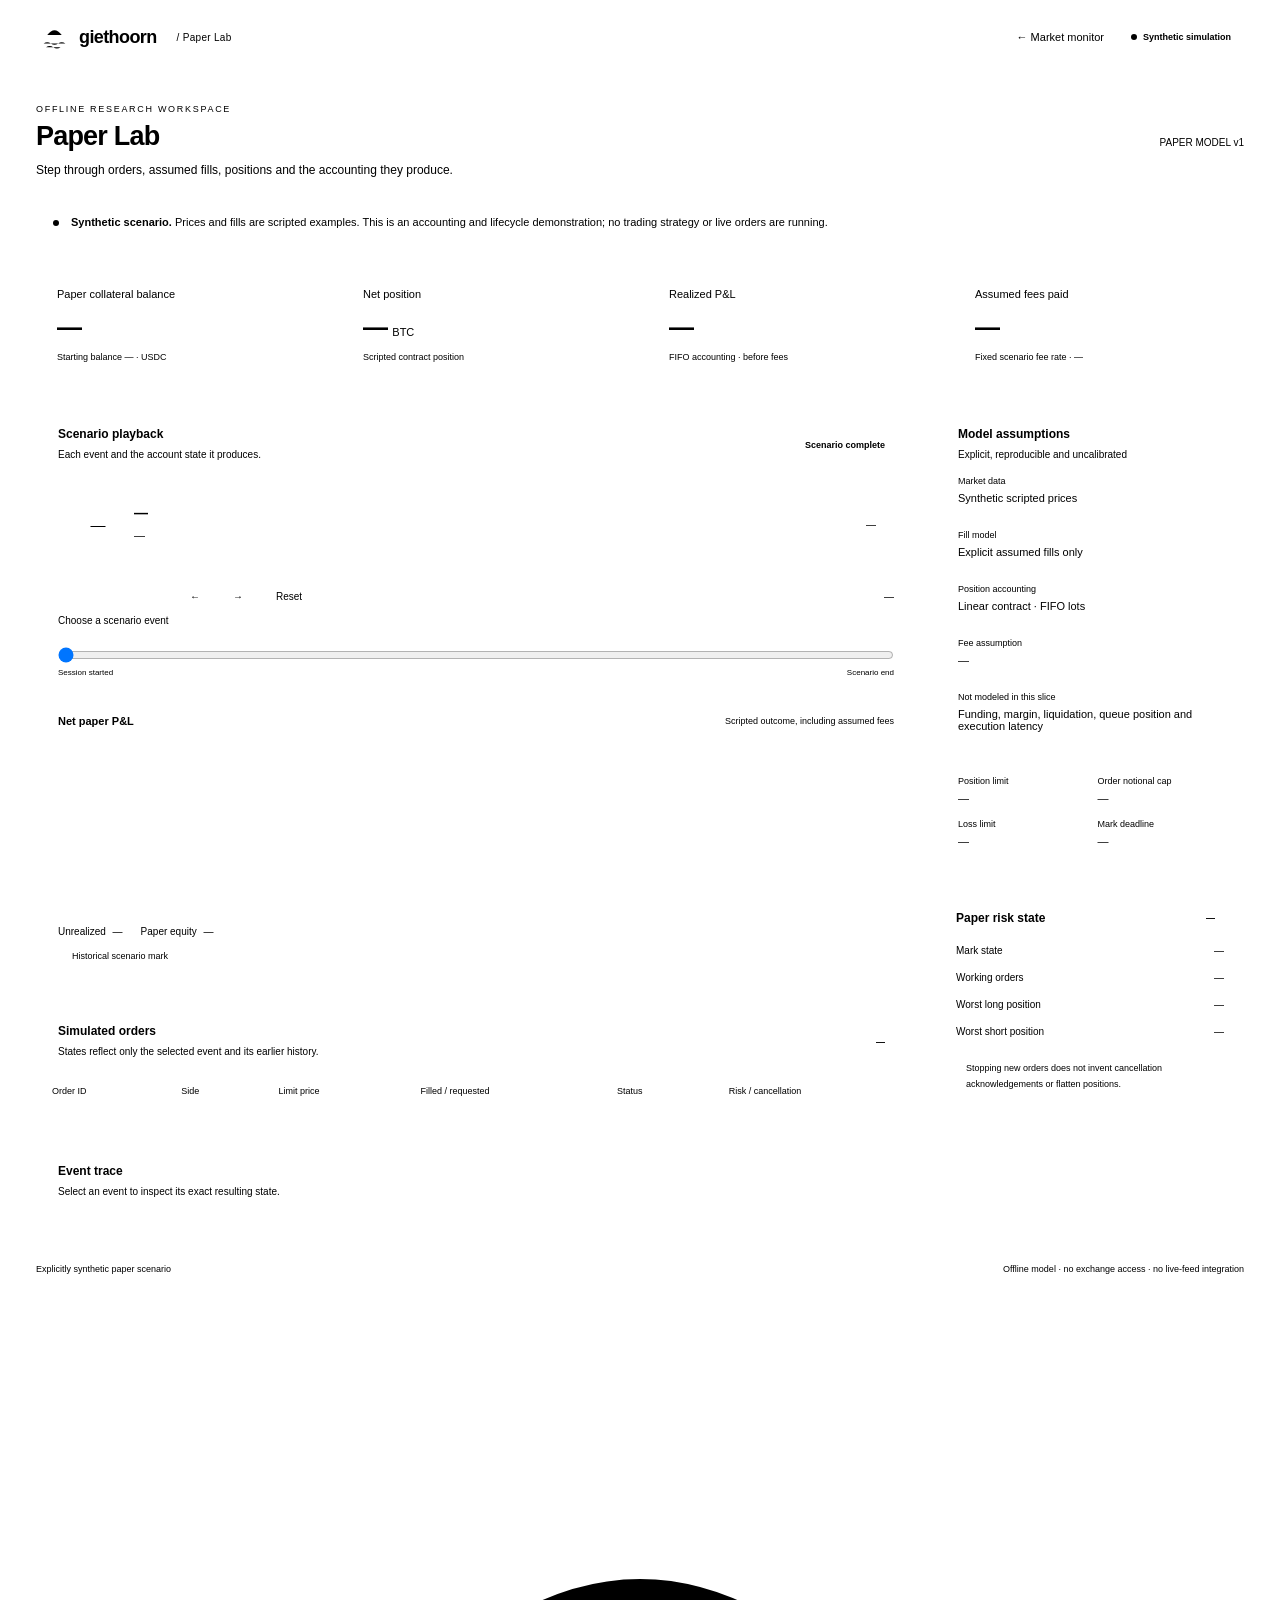
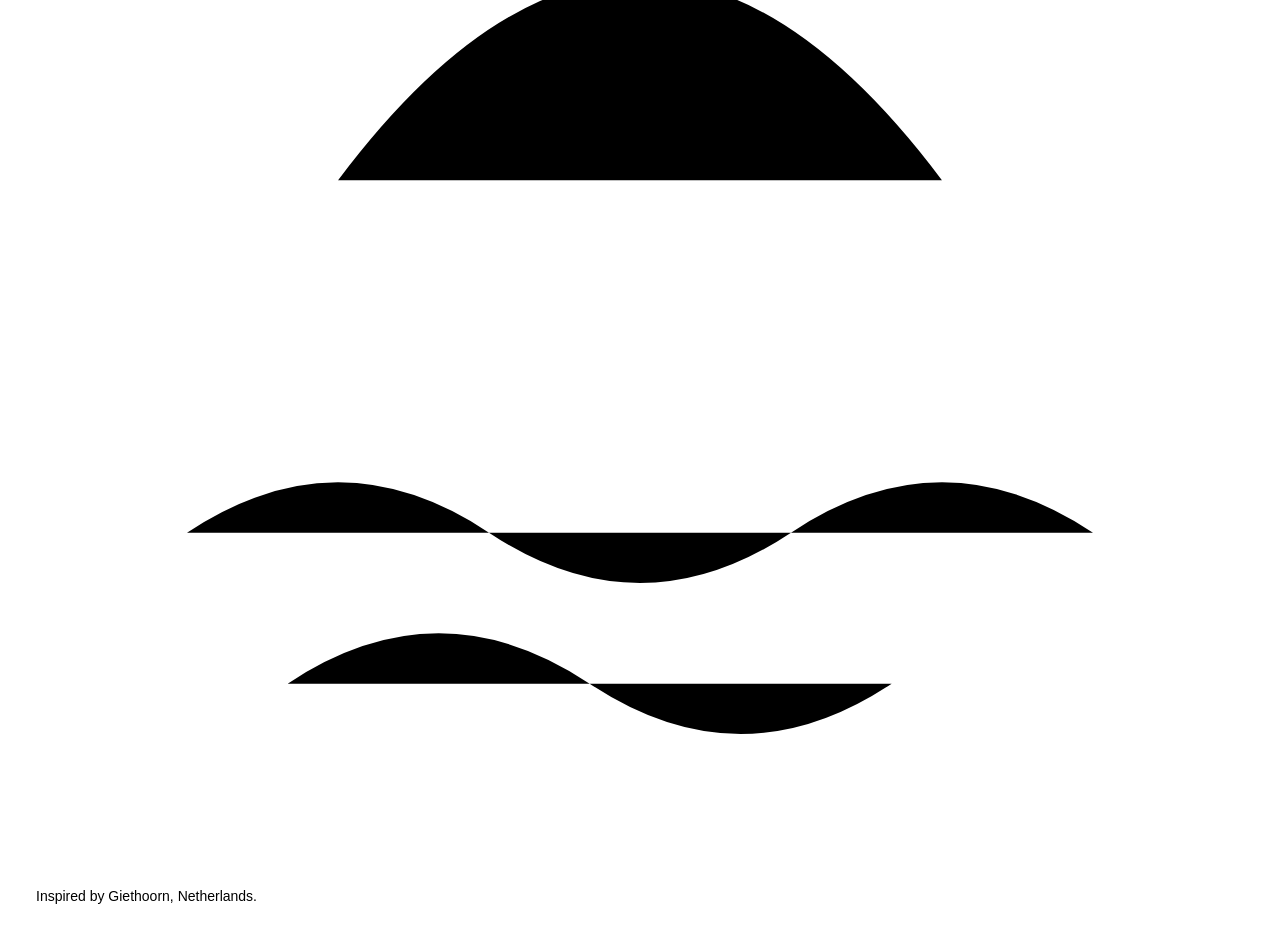
<file: web/paper.html>
<!doctype html>
<html lang="en"><head><meta charset="utf-8"><meta name="viewport" content="width=device-width,initial-scale=1"><meta name="color-scheme" content="light">
<meta name="theme-color" content="#263c30"><title>Giethoorn — Paper Lab</title>
<link rel="icon" href="data:image/svg+xml,%3Csvg%20xmlns%3D%22http%3A%2F%2Fwww.w3.org%2F2000%2Fsvg%22%20viewBox%3D%220%200%2040%2040%22%3E%3Crect%20width%3D%2240%22%20height%3D%2240%22%20rx%3D%2210%22%20fill%3D%22%23263c30%22%2F%3E%3Cg%20transform%3D%22translate%285%205%29%20scale%281.25%29%22%20fill%3D%22none%22%20stroke%3D%22%23eaf0e4%22%20stroke-width%3D%221.4%22%20stroke-linecap%3D%22round%22%20stroke-linejoin%3D%22round%22%3E%3Cpath%20d%3D%22M4%2013h16M6%2013V9m12%204V9M6%2010q6-8%2012%200M8%208v5m4-7v7m4-5v5M3%2017q3-2%206%200t6%200t6%200M5%2020q3-2%206%200t6%200%22%2F%3E%3C%2Fg%3E%3C%2Fsvg%3E">
<style>
*{box-sizing:border-box}
[hidden]{display:none!important}
body{margin:0;background:var(--bg);color:var(--ink);font:14px Inter,-apple-system,BlinkMacSystemFont,"Segoe UI",sans-serif;font-feature-settings:"tnum"}
button{font:inherit;cursor:pointer}
button:focus-visible,a:focus-visible,input:focus-visible{outline:3px solid var(--focus);outline-offset:4px}
button:disabled{cursor:default;opacity:.4}
.topbar{height:74px;background:var(--card);border-bottom:1px solid var(--line);display:flex;align-items:center;justify-content:space-between;padding:0 40px;gap:16px}
.brand{display:flex;align-items:center;gap:10px;font-size:18px;font-weight:650;letter-spacing:-.6px;text-decoration:none;color:var(--ink)}
.brand-mark{width:29px;height:29px;background:var(--moss);border-radius:9px;color:white;display:grid;place-items:center;font-size:23px;font-weight:400}
.brand small{font-size:10px;color:var(--muted);font-weight:400;margin-left:10px;letter-spacing:.3px}
.topright{display:flex;align-items:center;gap:18px}
.back{font-size:11px;color:var(--muted);text-decoration:none}
.pill{display:inline-flex;align-items:center;gap:6px;padding:6px 9px;border-radius:30px;font-size:9px;font-weight:550;background:var(--brick-wash);color:var(--brick-ink);white-space:nowrap}
.pill.green{color:var(--moss);background:var(--sage-wash)}
.pill.amber{color:var(--warning);background:var(--thatch-wash)}
.pill.red{color:var(--danger);background:var(--danger-wash)}
.page{max-width:1340px;padding:30px 36px 25px;margin:auto}
.eyebrow{font-size:9px;letter-spacing:1.7px;color:var(--muted);text-transform:uppercase}
.heading{display:flex;align-items:center;justify-content:space-between;gap:16px;margin-bottom:20px}
.heading h1{font-weight:600;letter-spacing:-.8px;font-size:27px;margin:7px 0 8px}
.heading p{font-size:12px;color:var(--muted);line-height:1.7;margin:0}
.version{font-size:10px;color:var(--muted);font-family:var(--mono)}
.banner{padding:14px 17px;border:1px solid var(--brick-wash);border-radius:8px;background:var(--brick-wash);color:var(--brick-ink);font-size:11px;line-height:1.6;display:flex;gap:12px;align-items:center;margin:0 0 23px}
.banner strong{color:var(--brick-ink);font-weight:600}
.dot{height:6px;width:6px;border-radius:50%;background:currentColor;flex-shrink:0}
.stats{display:grid;grid-template-columns:repeat(4,minmax(0,1fr));gap:16px;margin-bottom:22px}
.card{background:white;border:1px solid var(--line);border-radius:11px;min-width:0}
.stat{padding:19px 21px}
.label{color:var(--muted);font-size:11px}
.value{font-weight:570;font-size:25px;letter-spacing:-.7px;margin-top:13px;white-space:nowrap}
.value small{font-size:11px;font-weight:400;color:var(--muted);letter-spacing:0;margin-left:5px}
.stat-foot{font-size:9px;color:var(--muted);margin-top:9px;line-height:1.5}
.positive{color:var(--moss)}
.negative{color:var(--danger)}
.main-grid{display:grid;grid-template-columns:minmax(0,1fr) 308px;gap:20px;align-items:start}
.main-grid>div{min-width:0}
.playback{padding:22px}
.card-head{display:flex;align-items:center;justify-content:space-between;gap:12px}
.section-title{font-size:12px;font-weight:600;margin:0}
.small{font-size:10px;color:var(--muted);margin-top:6px;line-height:1.6}
.event-box{display:flex;align-items:center;gap:14px;background:var(--surface-muted);border:1px solid var(--line-soft);border-radius:8px;padding:18px;margin-top:21px}
.event-number{height:44px;width:44px;border-radius:10px;color:var(--brick-ink);background:var(--brick-wash);display:grid;place-items:center;font-size:15px;font-family:var(--mono);flex-shrink:0}
.event-title{font-size:14px;font-weight:550;letter-spacing:-.2px}
.event-detail{font-size:11px;color:var(--muted);margin-top:6px;line-height:1.5}
.event-time{margin-left:auto;font-size:10px;color:var(--muted);font-family:var(--mono);white-space:nowrap}
.play-controls{display:flex;align-items:center;gap:9px;margin-top:18px}
.button{border:1px solid var(--line);background:white;color:var(--muted);border-radius:6px;font-size:10px;padding:9px 12px;display:inline-flex;align-items:center;justify-content:center;gap:7px}
.button:hover{background:var(--surface-muted)}
.button.primary{background:var(--moss);border-color:var(--moss);color:white;min-width:111px}
.button.primary:hover{background:var(--moss)}
.play-controls .frame-label{margin-left:auto;color:var(--muted);font-size:10px;font-family:var(--mono)}
input[type=range]{width:100%;accent-color:var(--moss);height:18px;margin:17px 0 4px;cursor:pointer}
.range-labels{display:flex;justify-content:space-between;color:var(--muted);font-size:8px}
.chart-header{display:flex;justify-content:space-between;align-items:center;border-top:1px solid var(--line);margin-top:20px;padding-top:18px;gap:12px}
.chart-header strong{font-size:11px;font-weight:550}
.chart-header span{font-size:9px;color:var(--muted)}
.chart{display:block;width:100%;height:185px;margin-top:8px}
.valuation{display:flex;gap:18px;font-size:10px;color:var(--muted);margin-top:6px}
.valuation strong{font-family:var(--mono);font-weight:400;color:var(--muted);margin-left:4px}
.assumptions{padding:22px}
.assumption{padding:13px 0;border-bottom:1px solid var(--line-soft)}
.assumption:last-child{border:0;padding-bottom:0}
.assumption small{font-size:9px;color:var(--muted);display:block}
.assumption strong{font-size:11px;font-weight:500;display:block;margin-top:6px;color:var(--muted)}
.limits{border-top:1px solid var(--line);margin-top:16px;padding-top:15px;display:grid;grid-template-columns:1fr 1fr;gap:15px}
.limit small{font-size:9px;color:var(--muted);display:block}
.limit strong{font-size:11px;font-family:var(--mono);font-weight:400;color:var(--muted);display:block;margin-top:6px}
.risk-card{padding:20px;margin-top:18px}
.risk-head{display:flex;justify-content:space-between;align-items:center;gap:12px}
.risk-row{display:flex;justify-content:space-between;align-items:center;margin-top:16px;font-size:10px;color:var(--muted)}
.risk-row strong{font-family:var(--mono);color:var(--muted);font-weight:400}
.risk-note{color:var(--muted);font-size:9px;line-height:1.7;margin:14px 0 0;background:var(--surface-muted);padding:10px;border-radius:6px}
.orders{margin-top:20px;overflow:hidden}
.orders-head{display:flex;align-items:center;justify-content:space-between;padding:21px 22px 15px;gap:12px}
.table-wrap{overflow:auto;max-height:340px}
table{border-collapse:collapse;width:100%;font-size:10px;min-width:640px}
th{text-align:left;font-size:9px;font-weight:500;color:var(--muted);background:var(--surface-muted);padding:11px 16px;border-top:1px solid var(--line);border-bottom:1px solid var(--line);white-space:nowrap}
td{color:var(--muted);padding:15px 16px;border-bottom:1px solid var(--line-soft);white-space:nowrap}
tbody tr:last-child td{border-bottom:0}
.mono{font-family:var(--mono)}
.side{font-size:9px;padding:4px 7px;border-radius:4px;background:var(--sage-wash);color:var(--moss)}
.side.sell{background:var(--brick-wash);color:var(--brick-ink)}
.empty{padding:30px;text-align:center;color:var(--muted);font-size:11px}
.status{font-size:9px;padding:4px 7px;border-radius:4px;background:var(--surface-muted);color:var(--muted)}
.status.filled{background:var(--sage-wash);color:var(--moss)}
.status.rejected{background:var(--thatch-wash);color:var(--warning)}
.timeline{padding:22px;margin-top:20px}
.event-list{display:flex;flex-wrap:wrap;gap:7px;margin-top:17px}
.event-chip{background:var(--surface-muted);border:1px solid var(--line);color:var(--muted);border-radius:5px;padding:7px 9px;font-size:10px;font-family:var(--mono)}
.event-chip.current{background:var(--sage-wash);border-color:var(--sage-wash);color:var(--moss)}
.event-chip.past{color:var(--muted);background:var(--surface-muted)}
.footer{display:flex;justify-content:space-between;gap:14px;font-size:9px;color:var(--muted);line-height:1.7;margin-top:23px}
.footer span:last-child{color:var(--brick-ink)}
.scenario-state{white-space:nowrap}
.money{overflow:hidden;text-overflow:ellipsis}
.table-detail{font-size:8px;color:var(--muted);margin-top:5px}
.summary-line{display:flex;gap:8px;align-items:center;font-size:9px;color:var(--muted);margin-top:14px}
.summary-line .dot{background:var(--brick)}
html{scroll-behavior:smooth}

@media(max-width:1000px){.main-grid{grid-template-columns:minmax(0,1fr) 270px}
.page{padding:27px 25px}
.stat{padding:17px}
.value{font-size:22px}
.topbar{padding:0 26px}
.playback{padding:20px}
.event-time{display:none}
.chart-header span{max-width:150px;text-align:right;line-height:1.6}
}

@media(max-width:780px){.stats{grid-template-columns:1fr 1fr;gap:12px}
.main-grid{grid-template-columns:minmax(0,1fr)}
.right-column{display:grid;grid-template-columns:1fr 1fr;gap:16px}
.risk-card{margin-top:0}
.event-time{display:block}
.assumptions{padding:20px}
.chart{height:200px}
.footer{flex-direction:column;gap:4px}
}

@media(max-width:500px){.topbar{height:62px;padding:0 18px}
.brand{font-size:16px}
.brand small,.version{display:none}
.back{display:block;font-size:0}
.back:before{content:"←";font-size:16px}
.page{padding:22px 16px}
.heading h1{font-size:24px}
.heading p{font-size:10px}
.banner{font-size:10px;padding:12px;align-items:start}
.banner .dot{margin-top:5px}
.stat{padding:15px}
.label{font-size:10px}
.value{font-size:21px}
.value small{font-size:10px}
.stat-foot{font-size:8px}
.main-grid{gap:16px}
.playback{padding:17px}
.event-box{padding:13px;gap:10px}
.event-number{height:36px;width:36px;font-size:12px;border-radius:8px}
.event-title{font-size:12px}
.event-detail{font-size:9px}
.event-time{display:none}
.button{padding:8px 10px}
.play-controls{gap:6px}
.play-controls .frame-label{font-size:8px}
.button.primary{min-width:105px}
.chart-header span{font-size:8px;max-width:150px}
.right-column{display:block}
.risk-card{margin-top:16px}
.valuation{font-size:9px;gap:12px}
.orders-head{padding:17px}
.section-title{font-size:11px}
.event-chip{padding:7px 9px}
.timeline{padding:18px}
}

@media(prefers-reduced-motion:reduce){html{scroll-behavior:auto}
}

</style>
<style id="giethoorn-theme">__GIETHOORN_THEME__</style></head><body class="paper">
<header class="topbar"><a class="brand" href="#"><span class="brand-mark"><svg viewBox="0 0 24 24" aria-hidden="true"><path d="M4 13h16M6 13V9m12 4V9M6 10q6-8 12 0M8 8v5m4-7v7m4-5v5M3 17q3-2 6 0t6 0t6 0M5 20q3-2 6 0t6 0"/></svg></span>giethoorn<small>/ Paper Lab</small></a><div class="topright"><a class="back" id="back" href="/" aria-label="Back to market monitor">← Market monitor</a><span class="pill"><span class="dot"></span><span id="lab-kind">Synthetic simulation</span></span></div></header>
<main class="page"><div class="heading"><div><div class="eyebrow">OFFLINE RESEARCH WORKSPACE</div><h1 id="lab-title">Paper Lab</h1><p id="lab-description">Step through orders, assumed fills, positions and the accounting they produce.</p></div><span class="version" id="model-version">PAPER MODEL v1</span></div>
<div class="banner" role="note"><span class="dot"></span><span id="scenario-disclosure"><strong>Synthetic scenario.</strong> Prices and fills are scripted examples. This is an accounting and lifecycle demonstration; no trading strategy or live orders are running.</span></div>
<section class="stats" aria-label="Simulated paper account">
<article class="card stat"><div class="label" id="balance-label">Paper collateral balance</div><div class="value money" id="balance">—</div><div class="stat-foot">Starting balance <span id="starting">—</span> · USDC</div></article>
<article class="card stat"><div class="label">Net position</div><div class="value"><span id="position">—</span><small id="coin">BTC</small></div><div class="stat-foot" id="position-caption">Scripted contract position</div></article>
<article class="card stat"><div class="label">Realized P&amp;L</div><div class="value money" id="realized">—</div><div class="stat-foot">FIFO accounting · before fees</div></article>
<article class="card stat"><div class="label">Assumed fees paid</div><div class="value money" id="fees">—</div><div class="stat-foot"><span id="fee-context">Fixed scenario fee rate · </span><span id="fee-rate">—</span></div></article>
</section>
<div class="main-grid"><div>
<section class="card playback"><div class="card-head"><div><h2 class="section-title" id="playback-title">Scenario playback</h2><div class="small">Each event and the account state it produces.</div></div><span class="pill amber scenario-state" id="scenario-state">Scenario complete</span></div>
<div class="recorded-metrics" id="recorded-metrics" hidden><div><small>Last recorded mid</small><strong id="recorded-price">—</strong></div><div><small>Recorded spread</small><strong id="recorded-spread">—</strong></div><div><small id="selected-feed-title">Selected feed</small><strong id="recorded-feed-status">—</strong></div><div><small>Original event</small><strong id="source-sequence">—</strong></div></div><div class="recorded-at" id="recorded-at" hidden></div>
<div class="event-box"><div class="event-number" id="event-number">—</div><div><div class="event-title" id="event-title">—</div><div class="event-detail" id="event-detail">—</div></div><span class="event-time" id="scenario-time">—</span></div>
<div class="play-controls"><button class="button primary" id="play">Play scenario</button><button class="button" id="previous" aria-label="Previous event">←</button><button class="button" id="next" aria-label="Next event">→</button><button class="button" id="reset">Reset</button><span class="frame-label" id="frame-label">—</span></div>
<label for="scrubber" class="small" id="scrubber-label">Choose a scenario event</label><input id="scrubber" type="range" min="0" max="0" value="0" aria-label="Scenario event"><div class="range-labels"><span id="range-start">Session started</span><span id="range-end">Scenario end</span></div>
<div class="chart-header"><strong id="chart-title">Net paper P&amp;L</strong><span id="chart-note">Scripted outcome, including assumed fees</span></div><div class="execution-chart-controls" id="execution-chart-controls" hidden><button data-execution-chart="price" aria-pressed="true">Recorded price</button><button data-execution-chart="pnl" aria-pressed="false">Net paper P&amp;L</button></div><svg id="pnl-chart" class="chart" viewBox="0 0 760 185" role="img" aria-label="Synthetic paper PnL across replayed events"></svg>
<div class="valuation"><span>Unrealized <strong id="unrealized">—</strong></span><span>Paper equity <strong id="equity">—</strong></span></div><div class="summary-line"><span class="dot"></span><span id="valuation-note">Historical scenario mark</span></div><div class="execution-costs" id="execution-costs" hidden><div><small>Assumed fees</small><strong id="execution-fees">—</strong></div><div><small>Spread paid vs mid</small><strong id="execution-spread">—</strong></div><div><small>Adverse slippage cost</small><strong id="execution-slippage">—</strong></div><p class="execution-cost-note">Spread and slippage are already reflected in fill prices. Fees are deducted separately.</p></div>
</section>
<section class="card orders"><div class="orders-head"><div><h2 class="section-title">Simulated orders</h2><div class="small">States reflect only the selected event and its earlier history.</div></div><span class="pill" id="order-count">—</span></div><div class="table-wrap"><table><thead><tr><th>Order ID</th><th>Side</th><th>Limit price</th><th>Filled / requested</th><th>Status</th><th>Risk / cancellation</th></tr></thead><tbody id="order-rows"></tbody></table></div><p class="recorded-order-note" id="recorded-order-note" hidden>Orders and fills are disabled in this replay.</p></section>
</div><div class="right-column">
<section class="card source-card" id="execution-assumptions" hidden><h2 class="section-title">Execution assumptions</h2><div class="small">Controlled IOC scenario · uncalibrated</div><div class="source-facts"><div><span>Assumed fee rate</span><strong id="assumed-fee"></strong></div><div><span>New-order delay</span><strong id="assumed-latency"></strong></div><div><span>Fresh-quote window</span><strong id="assumed-window"></strong></div><div><span>Adverse slippage</span><strong id="assumed-slippage"></strong></div><div><span>Top-size fraction</span><strong id="assumed-participation"></strong></div><div><span>Fill rule</span><strong>Next fresh quote · IOC</strong></div></div><p class="small">Fills use the opposite best price, an adverse price adjustment and a shared size cap. Unfilled remainders receive an assumed immediate cancel acknowledgement.</p><div class="small">Scenario fingerprint</div><code class="scenario-digest" id="scenario-digest"></code></section>
<section class="card source-card" id="recording-source" hidden><h2 class="section-title">Source recording</h2><div class="small" id="recording-origin"></div><div class="source-facts"><div><span>Selected feed</span><strong id="source-feed"></strong></div><div><span>Recording</span><strong id="source-complete">Finalized recording</strong></div><div><span>Source end reason</span><strong id="source-end-reason">—</strong></div><div><span>24-hour gate</span><strong id="source-gate">Not verified</strong></div><div><span>Depth at this event</span><strong id="source-depth-status">—</strong></div><div><span>BBO at this event</span><strong id="source-bbo-status">—</strong></div></div><div class="small">Recording fingerprint</div><code id="recording-digest"></code><div class="small">Every replay event links to an original recorded event. Times and health are historical.</div></section>
<section class="card assumptions"><h2 class="section-title">Model assumptions</h2><div class="small">Explicit, reproducible and uncalibrated</div><div class="assumption"><small>Market data</small><strong id="market-assumption">Synthetic scripted prices</strong></div><div class="assumption"><small>Fill model</small><strong id="fill-assumption">Explicit assumed fills only</strong></div><div class="assumption"><small>Position accounting</small><strong>Linear contract · FIFO lots</strong></div><div class="assumption"><small>Fee assumption</small><strong id="fee-assumption">—</strong></div><div class="assumption"><small>Not modeled in this slice</small><strong id="unmodeled-assumptions">Funding, margin, liquidation, queue position and execution latency</strong></div><div class="limits"><div class="limit"><small>Position limit</small><strong id="position-limit">—</strong></div><div class="limit"><small>Order notional cap</small><strong id="notional-limit">—</strong></div><div class="limit"><small>Loss limit</small><strong id="loss-limit">—</strong></div><div class="limit"><small>Mark deadline</small><strong id="deadline">—</strong></div></div></section>
<section class="card risk-card"><div class="risk-head"><h2 class="section-title">Paper risk state</h2><span class="pill" id="risk-status">—</span></div><div class="risk-row"><span>Mark state</span><strong id="mark-state">—</strong></div><div class="risk-row"><span>Working orders</span><strong id="working">—</strong></div><div class="risk-row"><span>Worst long position</span><strong id="worst-long">—</strong></div><div class="risk-row"><span>Worst short position</span><strong id="worst-short">—</strong></div><p class="risk-note" id="risk-note">Stopping new orders does not invent cancellation acknowledgements or flatten positions.</p></section>
</div></div>
<section class="card timeline"><h2 class="section-title">Event trace</h2><div class="small">Select an event to inspect its exact resulting state.</div><div class="small" id="trace-meta" hidden></div><div class="event-list" id="event-list"></div></section>
<footer class="footer"><span id="source-label">Explicitly synthetic paper scenario</span><span id="mode-footer">Offline model · no exchange access · no live-feed integration</span></footer>
<div class="place-signature"><svg viewBox="0 0 24 24" aria-hidden="true"><path d="M4 13h16M6 13V9m12 4V9M6 10q6-8 12 0M8 8v5m4-7v7m4-5v5M3 17q3-2 6 0t6 0t6 0M5 20q3-2 6 0t6 0"/></svg><span>Inspired by Giethoorn, Netherlands.</span></div>
</main><script id="paper-boot" type="application/json">__PAPER_BOOT__</script>
<script>
(()=>{'use strict';
const themeColor=name=>getComputedStyle(document.documentElement).getPropertyValue("--"+name).trim();
const data=JSON.parse(document.getElementById('paper-boot').textContent),frames=data.frames,report=data.report,$=id=>document.getElementById(id);
const execution=report.config.source.kind==='recorded_execution',recorded=execution||report.config.source.kind==='recorded_market',market=data.market,executionData=data.execution;let executionChart=execution?'pnl':'price',traceStart=-1;let index=frames.length-1,timer=null;
function money(value){if(value===null||value===undefined)return '—';let raw=String(value),negative=raw.startsWith('-');if(negative)raw=raw.slice(1);const parts=raw.split('.');return (negative?'−':'')+'$'+parts[0].replace(/\B(?=(\d{3})+(?!\d))/g,',')+'.'+(parts[1]||'').padEnd(2,'0');}
function text(id,value){$(id).textContent=value;}
function node(tag,cls,value){const n=document.createElement(tag);if(cls)n.className=cls;if(value!==undefined)n.textContent=value;return n;}
function pretty(value){return String(value).replaceAll('_',' ').replace(/\b\w/g,c=>c.toUpperCase());}
function signedClass(id,value){$(id).classList.toggle('positive',value!==null&&!String(value).startsWith('-')&&String(value)!=='0');$(id).classList.toggle('negative',value!==null&&String(value).startsWith('-'));}
const descriptions={session_started:'Synthetic configuration loaded',market_observed:'Scripted market observation',market_disconnected:'Synthetic market disconnect',timer:'Recorded scenario timer',order_requested:'Simulated order requested',order_accepted:'Assumed order acceptance',order_rejected:'Assumed order rejection',cancel_requested:'Simulated cancellation requested',cancel_accepted:'Assumed cancellation acknowledgement',cancel_rejected:'Assumed cancellation rejection',assumed_fill:'Explicit assumed fill',halt:'Paper risk halt',session_ended:'Synthetic scenario complete'};
function render(){const frame=frames[index],a=frame.account,r=frame.risk;const orders=new Map();for(const value of frames.slice(0,index+1))if(value.order)orders.set(value.order.id,value.order);text('balance',money(a.collateral_balance));text('position',a.position_quantity);text('coin',report.config.coin);text('starting',money(report.config.starting_collateral));text('position-caption',a.position_quantity==='0'?'Flat · no open position':a.position_quantity.startsWith('-')?'Short contract position · synthetic':'Long contract position · synthetic');text('realized',money(a.realized_pnl));signedClass('realized',a.realized_pnl);text('fees',money(a.fees));text('fee-rate',report.config.fee_rate);text('event-number',String(frame.sequence).padStart(2,'0'));let title=descriptions[frame.event_kind]||pretty(frame.event_kind);if(frame.duplicate)title='Duplicate event ignored';if(frame.order?.status==='rejected'&&frame.event_kind==='order_requested')title='New order blocked by paper risk';text('event-title',title);let detail=frame.order?frame.order.id+' · '+pretty(frame.order.status):'Paper state after event '+frame.sequence;if(frame.assumed_fill&&!frame.duplicate)detail=frame.assumed_fill.fill_id+' · '+frame.assumed_fill.quantity+' '+report.config.coin+' @ '+money(frame.assumed_fill.price);if(frame.order?.rejection)detail+=' · '+pretty(frame.order.rejection);if(frame.duplicate)detail+=' · balances unchanged';text('event-detail',detail);text('scenario-time',(frame.monotonic_ns/1000000)+' ms');text('frame-label',frame.sequence+' / '+frames.length);$('scrubber').max=frames.length-1;$('scrubber').value=index;$('previous').disabled=index===0;$('next').disabled=index===frames.length-1;text('scenario-state',frame.complete?'Scenario complete':'Event '+frame.sequence+' of '+frames.length);$('scenario-state').className='pill'+(frame.complete?' green':' amber');text('unrealized',money(a.unrealized_pnl));text('equity',money(a.equity));text('valuation-note',a.mark_price===null?'No market mark observed':(a.mark_fresh?'Fresh scenario mark':'Historical scenario mark')+' · '+money(a.mark_price));text('fee-assumption',report.config.fee_rate+' × fill notional');text('position-limit',report.config.max_abs_position+' '+report.config.coin);text('notional-limit',money(report.config.max_order_notional));text('loss-limit',money(report.config.max_loss));text('deadline',report.config.stale_after_ms+' ms');text('risk-status',r.halted?'Halted':'New orders guarded');$('risk-status').className='pill'+(r.halted?' amber':' green');text('mark-state',pretty(r.market_status));text('working',r.working_orders);text('worst-long',r.worst_long_position+' '+report.config.coin);text('worst-short',r.worst_short_position+' '+report.config.coin);text('risk-note',r.halt_reason?r.halt_reason+' · Existing orders need explicit cancellation acknowledgement.':'New orders require a fresh mark and stay within configured exposure limits.');text('order-count',orders.size+' orders');text('source-label',report.config.source.label);const rows=$('order-rows');rows.replaceChildren();for(const order of [...orders.values()].sort((a,b)=>b.created_sequence-a.created_sequence)){const row=node('tr');row.append(node('td','mono',order.id));const side=node('td');side.append(node('span','side'+(order.side==='sell'?' sell':''),order.side.toUpperCase()));row.append(side,node('td','mono',money(order.limit_price)),node('td','mono',order.filled_quantity+' / '+order.quantity));const status=node('td');status.append(node('span','status '+order.status,pretty(order.status)));row.append(status);row.append(node('td','',order.rejection?pretty(order.rejection):order.cancel_pending?'ACK still pending':order.cancel_acknowledged?'Cancellation acknowledged':'—'));rows.append(row);}if(!orders.size){const row=node('tr'),cell=node('td','empty','No orders have been requested at this event.');cell.colSpan=6;row.append(cell);rows.append(row);}if(recorded){renderRecorded(frame);renderRecordedTrace();}if(execution)renderExecution(frame);for(const b of document.querySelectorAll('[data-event]')){const i=Number(b.dataset.event);b.classList.toggle('current',i===index);b.classList.toggle('past',i<index);b.setAttribute('aria-pressed',String(i===index));}draw();}
function draw(){if(recorded&&(!execution||executionChart==='price')){drawRecordedMarket();return;}const svg=$('pnl-chart'),ns=svg.namespaceURI;svg.replaceChildren();const W=Math.max(300,Math.round(svg.getBoundingClientRect().width)||760),H=185,pad={l:52,r:15,t:14,b:24};svg.setAttribute('viewBox','0 0 '+W+' '+H);const values=frames.slice(0,index+1).map((f,i)=>({i,value:f.account.net_pnl===null?NaN:Number(f.account.net_pnl)})).filter(p=>Number.isFinite(p.value));const minimum=Math.min(0,...values.map(p=>p.value)),maximum=Math.max(0,...values.map(p=>p.value)),extra=Math.max((maximum-minimum)*.15,.05),lo=minimum-extra,hi=maximum+extra;const x=i=>pad.l+i/Math.max(1,frames.length-1)*(W-pad.l-pad.r),y=v=>pad.t+(hi-v)/(hi-lo)*(H-pad.t-pad.b);function add(tag,attrs,label){const n=document.createElementNS(ns,tag);for(const [k,v]of Object.entries(attrs))n.setAttribute(k,String(v));if(label!==undefined)n.textContent=label;svg.append(n);return n;}for(let i=0;i<=3;i++){const value=hi-(hi-lo)*i/3,yy=y(value);add('line',{x1:pad.l,x2:W-pad.r,y1:yy,y2:yy,stroke:themeColor("line-soft"),'stroke-dasharray':'3 4'});add('text',{x:pad.l-10,y:yy+3,'text-anchor':'end',fill:themeColor("axis"),'font-size':9,'font-family':'ui-monospace,monospace'},value.toFixed(2));}add('line',{x1:pad.l,x2:W-pad.r,y1:y(0),y2:y(0),stroke:themeColor("line"),'stroke-dasharray':'4 4'});const line=values.map((p,i)=>(i?'L':'M')+x(p.i)+','+y(p.value)).join('');add('path',{d:line,fill:'none',stroke:themeColor("moss"),'stroke-width':1.8,'stroke-linejoin':'round'});if(values.length){const last=values[values.length-1];add('circle',{cx:x(last.i),cy:y(last.value),r:3,fill:themeColor("moss")});}add('text',{x:pad.l,y:H-4,fill:themeColor("axis"),'font-size':9},'Event 1');add('text',{x:W-pad.r,y:H-4,'text-anchor':'end',fill:themeColor("axis"),'font-size':9},'Event '+frames.length);}

function setupRecorded(){
 const source=report.config.source,captured=source.origin==='captured_public_data';
 text('lab-kind',captured?'Recorded replay':'Fixture replay');text('lab-title','Recorded market replay');
 text('lab-description','Replay recorded prices and feed health through the paper mark model.');text('model-version','MARK REPLAY v2');
 const disclosure=$('scenario-disclosure');disclosure.replaceChildren(node('strong','',captured?'Recorded public-market data. ':'Synthetic market fixture. '),document.createTextNode('Offline market validation; orders and fills are disabled. No strategy is running. The 24-hour collection gate remains unverified.'));
 text('balance-label','Assumed paper balance');text('fee-context','No fills · fee model inactive');$('fee-rate').hidden=true;
 text('playback-title','Recording playback');text('scrubber-label','Choose a recorded event');text('range-start','Recording start');text('range-end','Replay end');text('chart-title','Recorded '+source.feed.toUpperCase()+' midprice');text('chart-note','Recorded prices · gaps retained');
 $('pnl-chart').setAttribute('aria-label','Recorded selected-feed midprices with source gaps retained');
 text('market-assumption',captured?'Captured public-market recording':'Explicitly synthetic market fixture');text('fill-assumption','Disabled · market marks only');
 text('mode-footer','Offline recording replay · no strategy orders · no live connection');
 text('source-feed',source.feed.toUpperCase()+' · '+report.config.coin);text('source-end-reason',pretty(market.replay.source_report.end_reason||'unknown'));text('selected-feed-title',source.feed.toUpperCase()+' at this event');
 text('recording-origin',(captured?'Hyperliquid public capture':'Synthetic fixture')+' · '+pretty(source.network));text('recording-digest',source.recording_sha256);
 for(const id of ['recorded-metrics','recorded-at','recording-source','trace-meta'])$(id).hidden=false;
 text('play','Play replay');document.querySelector('.orders .table-wrap').hidden=true;$('recorded-order-note').hidden=false;if(execution)setupExecution();
}
function renderRecorded(frame){
 const link=market.links[index],source=report.config.source,states=link.feeds;
 let quote=null;for(let i=index;i>=0;i--){if(market.links[i].quote){quote=market.links[i].quote;break;}}
 text('recorded-price',money(quote?.mid));text('recorded-spread',money(quote?.spread));
 text('recorded-feed-status',pretty(states?.[source.feed]?.status||'disconnected'));
 const profile=market.replay.source_report.feeds.policy.profile;text('source-depth-status',pretty(states?.depth?.status||(profile==='bbo'?'disabled':'disconnected')));text('source-bbo-status',pretty(states?.bbo?.status||(profile==='depth'?'disabled':'disconnected')));
 text('source-sequence',String(link.market_sequence)+(link.generated_end?' · replay end':''));
 const recordedTime=new Date(Math.floor(link.local_time_ns/1000000)).toISOString();
 text('recorded-at','Recorded '+recordedTime.replace('T',' ').replace('Z',' UTC')+' · '+(link.connection_id?'connection '+link.connection_id:'session boundary'));
 text('scenario-time',((frame.monotonic_ns-market.links[0].monotonic_ns)/1000000000).toFixed(3)+' s recorded');
 const titles={session_started:'Recorded replay started',session_ended:'Recording replay finished',market_observed:'Recorded '+source.feed.toUpperCase()+' quote',market_disconnected:'Recorded feed unavailable',timer:'Recorded event · mark unchanged'};text('event-title',titles[frame.event_kind]||pretty(frame.event_kind));
 text('event-detail',link.generated_end?'Replay finished; source recording retained unchanged.':'Original event '+link.market_sequence+' · '+(frame.event_kind==='market_observed'?'Recorded '+source.feed.toUpperCase()+' quote':'Paper mark: '+pretty(frame.risk.market_status)));
 text('scenario-state',frame.complete?'Replay complete':'Event '+frame.sequence+' of '+frames.length);
 text('valuation-note',frame.account.mark_price===null?'No recorded mark observed':(frame.account.mark_fresh?'Usable at this recorded event':'Historical mark · not usable at this event')+' · '+money(frame.account.mark_price));
 text('fee-assumption','Inactive · no fills generated');text('risk-status','Replay only');$('risk-status').className='pill amber';
 text('risk-note','Orders and fills are disabled. Recorded freshness is evaluated at this event, not against the current clock.');
}

function setupExecution(){
 const model=report.config.source.assumptions,captured=report.config.source.origin==='captured_public_data';
 text('lab-kind','Controlled simulation');text('lab-title','Execution scenarios');text('lab-description','Test fixed orders against recorded prices with explicit fees, liquidity and timing assumptions.');text('model-version','IOC SCENARIO v3');
 $('scenario-disclosure').replaceChildren(node('strong','',captured?'Recorded prices, simulated execution. ':'Synthetic fixture and simulated execution. '),document.createTextNode('Orders, acknowledgements and fills are assumptions. No live strategy or venue orders are running. The 24-hour collection gate remains unverified.'));
 text('fee-context','Assumed rate · ');$('fee-rate').hidden=false;
 text('playback-title','Controlled order replay');text('fill-assumption','Next fresh quote · capped IOC');text('unmodeled-assumptions','Funding, margin, liquidation, queue position, market impact and venue constraints');
 text('mode-footer','Offline controlled scenarios · simulated execution · no strategy activation');
 text('assumed-fee',model.fee_rate+' × notional');text('assumed-latency',model.latency_ms+' ms');text('assumed-window',model.quote_wait_ms+' ms');text('assumed-slippage',model.slippage_bps+' bps');text('assumed-participation',model.top_size_fraction+' of displayed top size');text('scenario-digest',report.config.source.scenario_sha256);
 for(const id of ['execution-assumptions','execution-chart-controls','execution-costs'])$(id).hidden=false;
 document.querySelector('.orders .table-wrap').hidden=false;$('recorded-order-note').hidden=true;
 for(const button of document.querySelectorAll('[data-execution-chart]'))button.addEventListener('click',()=>{executionChart=button.dataset.executionChart;render();});
}
function renderExecution(frame){
 const step=executionData.trace[index],source=market.links[index],a=frame.account,r=frame.risk;
 const titles={scenario_request:frame.order?.status==='rejected'?'Scenario order blocked by risk':'Scenario order submitted',assumed_accept:'Simulated order accepted',assumed_fill:'Assumed IOC fill',ioc_remainder_cancel:'IOC remainder cancellation',assumed_cancel_ack:'Simulated cancellation acknowledged',assumed_expiry_reject:'Simulated quote-window expiry'};
 if(step.phase!=='market'&&step.phase!=='replay_end'){
  text('event-title',titles[step.phase]||pretty(step.phase));let detail=frame.order?frame.order.id+' · '+pretty(frame.order.status):'';
  if(frame.assumed_fill)detail+=' · '+frame.assumed_fill.quantity+' '+report.config.coin+' @ '+money(frame.assumed_fill.price)+' · fee '+money(frame.assumed_fill.fee);
  if(frame.order?.rejection)detail+=' · '+pretty(frame.order.rejection);text('event-detail',detail+' · original event '+source.market_sequence);
 }else if(frame.event_kind==='session_started'){text('event-title','Controlled scenario started');text('event-detail','Fixed scenario and execution assumptions loaded.');}
 else if(frame.complete){text('event-title','Controlled replay finished');text('event-detail',r.working_orders+' unresolved working orders · positions retained.');}
 text('position-caption',a.position_quantity==='0'?'Flat · simulated account':a.position_quantity.startsWith('-')?'Short simulated position':'Long simulated position');
 text('fee-assumption',report.config.fee_rate+' × assumed fill notional');
 text('execution-fees',money(step.cumulative_costs.fees));text('execution-spread',money(step.cumulative_costs.spread_cost));text('execution-slippage',money(step.cumulative_costs.slippage_cost));
 const unresolved=frame.complete&&(r.working_orders>0||a.position_quantity!=='0');
 if(unresolved){text('scenario-state','Ended · unresolved');$('scenario-state').className='pill amber';}
 text('risk-status',r.halted?'Halted':unresolved?'Open exposure':'Simulated risk checks');$('risk-status').className='pill'+(r.halted||unresolved?' amber':' green');
 text('risk-note',r.halt_reason?r.halt_reason+' · In-flight fills remain accountable.':unresolved?'Replay ended with unresolved exposure. No cancellation acknowledgement or flattening is invented.':'New scenario orders require a fresh recorded mark and stay within the declared exposure limits.');
 const pnl=executionChart==='pnl';text('chart-title',pnl?'Net paper P&L':'Recorded '+report.config.source.feed.toUpperCase()+' midprice');text('chart-note',pnl?'After assumed fees · historical marks':'Recorded prices · gaps retained');$('pnl-chart').setAttribute('aria-label',pnl?'Simulated net paper PnL after assumed fees':'Recorded selected-feed midprices with source gaps retained');
 for(const button of document.querySelectorAll('[data-execution-chart]'))button.setAttribute('aria-pressed',String(button.dataset.executionChart===executionChart));
}

function renderRecordedTrace(){
 const start=Math.floor(index/40)*40;if(start===traceStart)return;traceStart=start;
 const list=$('event-list');list.replaceChildren();const end=Math.min(frames.length,start+40);
 for(let i=start;i<end;i++){const b=node('button','event-chip',String(i+1));b.dataset.event=i;b.title=descriptions[frames[i].event_kind]||frames[i].event_kind;b.setAttribute('aria-label','Replay event '+(i+1));b.addEventListener('click',()=>{stop();go(i);});list.append(b);}
 text('trace-meta','Events '+(start+1)+'–'+end+' of '+frames.length+' · use the slider to move through the recording.');
}
function drawRecordedMarket(){
 const svg=$('pnl-chart'),ns=svg.namespaceURI;svg.replaceChildren();
 const W=Math.max(300,Math.round(svg.getBoundingClientRect().width)||760),H=185,pad={l:67,r:15,t:14,b:24};svg.setAttribute('viewBox','0 0 '+W+' '+H);
 const marks=frames.map((f,i)=>({i,value:f.event_kind==='market_observed'?Number(market.links[i].quote?.mid):NaN})).filter(p=>Number.isFinite(p.value));
 const minimum=marks.length?Math.min(...marks.map(p=>p.value)):0,maximum=marks.length?Math.max(...marks.map(p=>p.value)):1,extra=Math.max((maximum-minimum)*.12,.1),lo=minimum-extra,hi=maximum+extra;
 const first=market.links[0].monotonic_ns,last=market.links.at(-1).monotonic_ns;
 const x=i=>pad.l+(market.links[i].monotonic_ns-first)/Math.max(1,last-first)*(W-pad.l-pad.r),y=v=>pad.t+(hi-v)/(hi-lo)*(H-pad.t-pad.b);
 function add(tag,attrs,label){const n=document.createElementNS(ns,tag);for(const [k,v]of Object.entries(attrs))n.setAttribute(k,String(v));if(label!==undefined)n.textContent=label;svg.append(n);return n;}
 for(let i=0;i<=3;i++){const value=hi-(hi-lo)*i/3,yy=y(value);add('line',{x1:pad.l,x2:W-pad.r,y1:yy,y2:yy,stroke:themeColor('line-soft'),'stroke-dasharray':'3 4'});add('text',{x:pad.l-10,y:yy+3,'text-anchor':'end',fill:themeColor('axis'),'font-size':9,'font-family':'ui-monospace,monospace'},new Intl.NumberFormat('en-US',{maximumFractionDigits:1}).format(value));}
 let chunks=[],chunk=[],connection=null,previousMark=null;
 for(let i=0;i<=index;i++){const f=frames[i],link=market.links[i],isMark=f.event_kind==='market_observed'&&link.quote?.mid!==null&&Number.isFinite(Number(link.quote?.mid));const gap=isMark&&previousMark!==null&&link.monotonic_ns-previousMark>report.config.stale_after_ms*1000000;if(f.risk.market_status!=='fresh'||gap||(connection!==null&&connection!==link.connection_id)){if(chunk.length)chunks.push(chunk);chunk=[];}connection=link.connection_id;
  if(isMark){chunk.push({i,value:Number(link.quote.mid)});previousMark=link.monotonic_ns;}
 }if(chunk.length)chunks.push(chunk);
 const colour=themeColor(report.config.source.feed==='bbo'?'moss':'brick');
 for(const points of chunks){if(points.length===1)add('circle',{cx:x(points[0].i),cy:y(points[0].value),r:2,fill:colour});else add('path',{'data-recorded-series':'true',d:points.map((p,i)=>(i?'L':'M')+x(p.i)+','+y(p.value)).join(''),fill:'none',stroke:colour,'stroke-width':1.8,'stroke-linejoin':'round'});}
 add('text',{x:pad.l,y:H-4,fill:themeColor('axis'),'font-size':9},'0s');add('text',{x:W-pad.r,y:H-4,'text-anchor':'end',fill:themeColor('axis'),'font-size':9},((last-first)/1000000000).toFixed(1)+'s recorded');
}

function stop(){if(timer){clearInterval(timer);timer=null;}$('play').textContent=recorded?'Play replay':'Play scenario';}
function go(value){index=Math.max(0,Math.min(frames.length-1,value));render();}
$('play').addEventListener('click',()=>{if(timer){stop();return;}if(index===frames.length-1)go(0);$('play').textContent='Ⅱ Pause playback';timer=setInterval(()=>{if(index>=frames.length-1){stop();return;}go(index+1);},650);});
$('previous').addEventListener('click',()=>{stop();go(index-1);});$('next').addEventListener('click',()=>{stop();go(index+1);});$('reset').addEventListener('click',()=>{stop();go(0);});$('scrubber').addEventListener('input',event=>{stop();go(Number(event.target.value));});
if(recorded)setupRecorded();
for(let i=0;!recorded&&i<frames.length;i++){const b=node('button','event-chip',String(i+1).padStart(2,'0'));b.dataset.event=i;b.title=descriptions[frames[i].event_kind]||frames[i].event_kind;b.setAttribute('aria-label','Scenario event '+(i+1));b.addEventListener('click',()=>{stop();go(i);});$('event-list').append(b);}
if(!location.protocol.startsWith('http'))$('back').hidden=true;window.addEventListener('resize',()=>requestAnimationFrame(draw));render();
})();
</script></body></html>
</file>
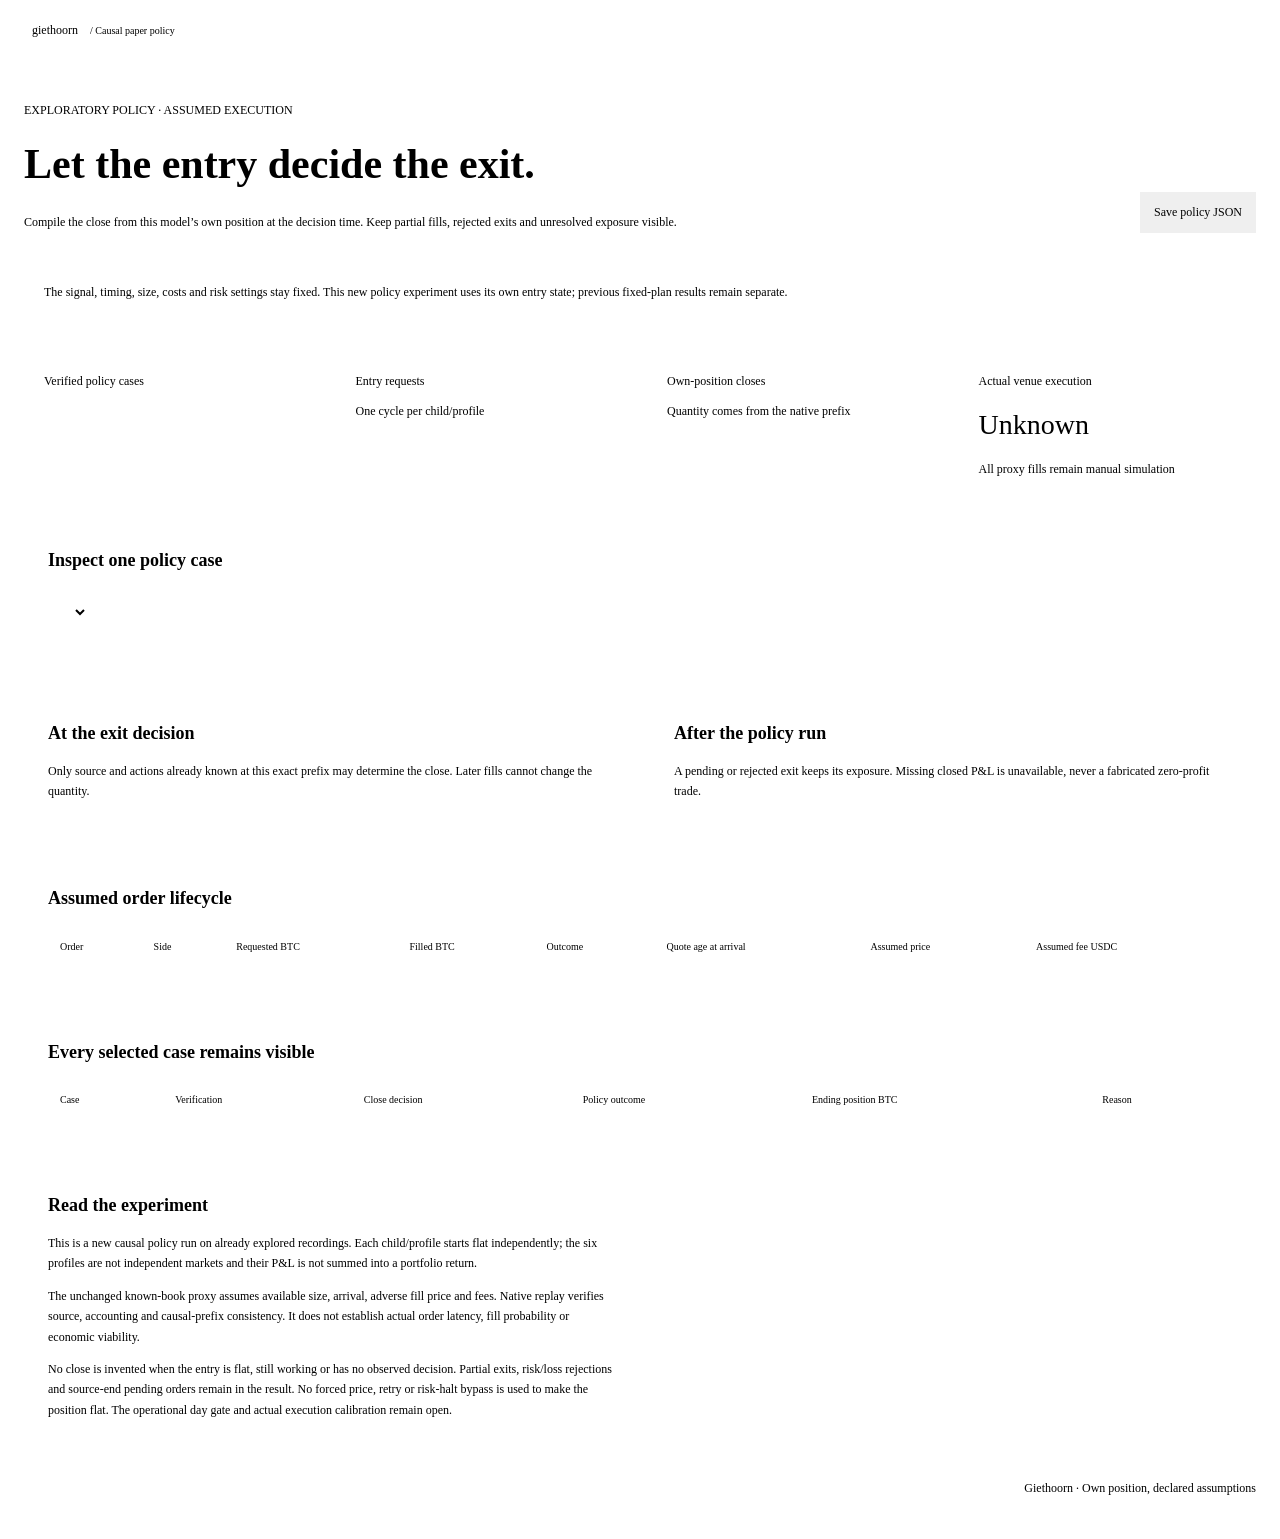
<file: web/policy.html>
<!doctype html><html lang="en"><head><meta charset="utf-8"><meta name="viewport" content="width=device-width,initial-scale=1">
<meta http-equiv="Content-Security-Policy" content="default-src 'none'; script-src 'unsafe-inline'; style-src 'unsafe-inline'; connect-src 'none'">
<title>Giethoorn · Causal paper policy</title><style>__GIETHOORN_THEME__
*{box-sizing:border-box}body{margin:0;background:var(--bg);color:var(--ink);font-size:12px;line-height:1.7}button,select{font:inherit;cursor:pointer}
.topbar{padding:20px max(20px,calc((100% - 1280px)/2));border-bottom:1px solid var(--line);display:flex;justify-content:space-between;align-items:center;gap:14px;flex-wrap:wrap}.brand{display:flex;align-items:center;gap:12px}.brand-mark{display:grid;place-items:center}.brand small{color:var(--muted)}.pill{padding:7px 10px;border-radius:20px}
.page{max-width:1320px;padding:40px 24px;margin:auto}.heading{display:flex;justify-content:space-between;align-items:end;gap:24px}.heading h1{font-size:42px;margin:8px 0 12px}.heading p{margin:0;max-width:680px;color:var(--muted)}.button{padding:10px 14px;border:1px solid var(--line);white-space:nowrap}
.notice{padding:18px 20px;background:var(--sage-wash);border:1px solid var(--line);border-left:3px solid var(--moss);border-radius:8px;margin:26px 0}.notice p{margin:5px 0;color:var(--muted)}.notice.bad{background:var(--danger-wash);border-left-color:var(--danger)}.stats{display:grid;grid-template-columns:repeat(4,minmax(0,1fr));gap:14px}.stat{padding:20px}.stat-number{font-size:28px;margin:10px 0;font-variant-numeric:tabular-nums;overflow-wrap:anywhere}.card{min-width:0}.panel{padding:24px;margin-top:22px}.section-title{margin:0 0 12px}.small{font-size:12px;color:var(--muted)}
.filters{display:flex;gap:12px;flex-wrap:wrap;margin:18px 0}.filters select{padding:10px;max-width:100%;border:1px solid var(--line);border-radius:6px;background:var(--card);color:var(--ink)}.layout{display:grid;grid-template-columns:repeat(2,minmax(0,1fr));gap:20px}.decision{border-top:3px solid var(--moss)}.ending{border-top:3px solid var(--brick)}.facts div{display:flex;justify-content:space-between;gap:20px;padding:10px 0;border-bottom:1px solid var(--line-soft)}dt{color:var(--muted)}dd{margin:0;text-align:right;overflow-wrap:anywhere;min-width:0;font-variant-numeric:tabular-nums}
table{width:100%;border-collapse:collapse;font-size:11px}th{text-align:left;background:var(--surface-muted);font-size:10px;font-weight:500;color:var(--muted)}th,td{padding:12px;border-bottom:1px solid var(--line-soft);white-space:nowrap}.table-wrap{overflow:auto;max-height:480px}.rules p{max-width:95ch;color:var(--muted)}.diagnostic{white-space:pre-wrap;overflow-wrap:anywhere}.footer{display:flex;justify-content:space-between;gap:16px;margin-top:22px}
@media(max-width:900px){.stats{grid-template-columns:repeat(2,minmax(0,1fr))}.layout{grid-template-columns:minmax(0,1fr)}}@media(max-width:550px){.page{padding:28px 16px}.topbar{padding:16px}.brand small{display:none}.heading{flex-direction:column;align-items:start}.heading h1{font-size:35px}.heading .button{width:100%}.stat,.panel{padding:17px}.stats{gap:10px}.stat-number{font-size:25px}.filters,.footer{flex-direction:column}.facts div{display:block}dd{text-align:left;margin-top:5px}}
</style></head><body>
<header class="topbar"><div class="brand"><span class="brand-mark" aria-hidden="true"><svg viewBox="0 0 24 24"><path d="M4 13h16M6 13V9m12 4V9M6 10q6-8 12 0M8 8v5m4-7v7m4-5v5M3 17q3-2 6 0t6 0t6 0M5 20q3-2 6 0t6 0"/></svg></span>giethoorn<small>/ Causal paper policy</small></div><span class="pill" id="origin"></span></header>
<main class="page"><div class="heading"><div><div class="eyebrow">EXPLORATORY POLICY · ASSUMED EXECUTION</div><h1>Let the entry decide the exit.</h1><p>Compile the close from this model’s own position at the decision time. Keep partial fills, rejected exits and unresolved exposure visible.</p></div><button class="button primary" id="download">Save policy JSON</button></div>
<section class="notice" id="notice" role="status"><strong id="status"></strong><p id="preserved"></p><p>The signal, timing, size, costs and risk settings stay fixed. This new policy experiment uses its own entry state; previous fixed-plan results remain separate.</p><pre id="error" class="diagnostic" hidden></pre></section>
<section class="stats"><div class="card stat"><div class="stat-top">Verified policy cases</div><div class="stat-number" id="verified"></div><div class="stat-foot" id="coverage"></div></div><div class="card stat"><div class="stat-top">Entry requests</div><div class="stat-number" id="entries"></div><div class="stat-foot">One cycle per child/profile</div></div><div class="card stat"><div class="stat-top">Own-position closes</div><div class="stat-number" id="closes"></div><div class="stat-foot">Quantity comes from the native prefix</div></div><div class="card stat"><div class="stat-top">Actual venue execution</div><div class="stat-number">Unknown</div><div class="stat-foot">All proxy fills remain manual simulation</div></div></section>
<section class="card panel"><h2 class="section-title">Inspect one policy case</h2><div class="filters"><select id="case" aria-label="Policy case and profile"></select></div><p id="selection" class="small"></p></section>
<div class="layout"><section class="card panel decision"><h2 class="section-title">At the exit decision</h2><p class="small">Only source and actions already known at this exact prefix may determine the close. Later fills cannot change the quantity.</p><dl class="facts" id="decision"></dl></section><section class="card panel ending"><h2 class="section-title">After the policy run</h2><p class="small">A pending or rejected exit keeps its exposure. Missing closed P&amp;L is unavailable, never a fabricated zero-profit trade.</p><dl class="facts" id="ending"></dl></section></div>
<section class="card panel"><h2 class="section-title">Assumed order lifecycle</h2><div class="table-wrap"><table><thead><tr><th>Order</th><th>Side</th><th>Requested BTC</th><th>Filled BTC</th><th>Outcome</th><th>Quote age at arrival</th><th>Assumed price</th><th>Assumed fee USDC</th></tr></thead><tbody id="orders"></tbody></table></div></section>
<section class="card panel"><h2 class="section-title">Every selected case remains visible</h2><div class="table-wrap"><table><thead><tr><th>Case</th><th>Verification</th><th>Close decision</th><th>Policy outcome</th><th>Ending position BTC</th><th>Reason</th></tr></thead><tbody id="cases"></tbody></table></div></section>
<section class="card panel rules"><h2 class="section-title">Read the experiment</h2><p>This is a new causal policy run on already explored recordings. Each child/profile starts flat independently; the six profiles are not independent markets and their P&amp;L is not summed into a portfolio return.</p><p>The unchanged known-book proxy assumes available size, arrival, adverse fill price and fees. Native replay verifies source, accounting and causal-prefix consistency. It does not establish actual order latency, fill probability or economic viability.</p><p>No close is invented when the entry is flat, still working or has no observed decision. Partial exits, risk/loss rejections and source-end pending orders remain in the result. No forced price, retry or risk-halt bypass is used to make the position flat. The operational day gate and actual execution calibration remain open.</p></section><footer class="footer small"><span id="created"></span><span>Giethoorn · Own position, declared assumptions</span></footer></main>
<script type="application/json" id="policy-data">__QUALITY_BOOT__</script><script>
const raw=document.getElementById('policy-data').textContent,r=JSON.parse(raw),byId=id=>document.getElementById(id),put=(id,v)=>{byId(id).textContent=v;};
const pretty=v=>v==null?'Unavailable':String(v).replaceAll('_',' '),count=v=>v==null?'Unavailable':Number(v).toLocaleString('en-US'),ms=ns=>{if(ns==null)return 'Unavailable';const n=BigInt(ns),p=String(n%1000000n).padStart(6,'0').replace(/0+$/,'');return String(n/1000000n)+(p?'.'+p:'')+' ms';};
const admitted=r.input_unchanged&&r.code_unchanged,t=r.totals;put('origin',r.origin==='synthetic_fixture'?'Synthetic source':'Recorded public data · Paper policy');put('status',r.status==='completed'?'Causal paper policy verified':'Causal paper policy incomplete');put('preserved',admitted?'Original evidence, native executable and producer assets preserved.':'Evidence verification failed; policy metrics are unavailable.');if(r.status!=='completed')byId('notice').classList.add('bad');if(r.error){put('error',r.error);byId('error').hidden=false;}put('verified',count(t.verified));put('entries',count(t.entry_requests));put('closes',count(t.close_requests));put('coverage',t.unavailable+' unavailable · '+t.not_run+' not run');
function cell(v){const td=document.createElement('td');td.textContent=v==null?'Unavailable':String(v);return td;}function facts(id,values){byId(id).replaceChildren(...values.map(([key,value])=>{const div=document.createElement('div'),dt=document.createElement('dt'),dd=document.createElement('dd');dt.textContent=key;dd.textContent=value==null?'Unavailable':String(value);div.append(dt,dd);return div;}));}
r.cases.forEach((row,i)=>{const option=document.createElement('option');option.value=String(i);option.textContent=row.case_id;byId('case').append(option);});
function render(){const row=r.cases[Number(byId('case').value)],p=admitted&&row?.status==='verified'?row.policy:null,m=p?.metrics,c=p?.close_compilation,d=c?.decision;put('selection',row?row.case_id+' · '+pretty(row.status)+(row.reason?' · '+row.reason:''):'No admitted case');
facts('decision',[['Decision',pretty(c?.status)],['Source sequence',d?.sequence],['Observed decision after target',ms(d?.late_by_ns)],['BBO age at decision',ms(d?.quote_age_ns)],['Own position at decision · BTC',c?.known_position],['Working orders at decision',c?.working_orders],['Requested close quantity · BTC',m?.close_requested_quantity],['Native control prefix',p?(p.causal_prefix_audit.decision_available?'Exact match · '+p.causal_prefix_audit.prefix_records+' records':'No decision · entry-only control retained'):null],['Risk halted at decision',c?.risk_at_decision?String(c.risk_at_decision.halted):null]]);
facts('ending',[['Outcome',pretty(m?.outcome)],['Entry filled · BTC',m?.entry_quantity],['Close filled · BTC',m?.close_quantity],['Ending assumed position · BTC',m?.ending_position_quantity],['Pending assumed orders',m?(m.pending_order_ids||[]).join(', ')||'None':null],['Assumed fees · USDC',m?.fees],['Conditional closed P&L · USDC',m?.conditional_closed_pnl],['Final replay',p?(p.control_reused?'Entry-only control reused':'New compiled entry/close plan'):null],['Actual execution','Unknown']]);
byId('orders').replaceChildren(...(p?.orders||[]).map(o=>{const tr=document.createElement('tr');tr.append(cell(o.order.id),cell(pretty(o.order.side)),cell(o.order.quantity),cell(o.native_final_order.filled_quantity),cell(pretty(o.outcome)),cell(ms(o.reference_age_ns)),cell(o.assumed_fill_price),cell(o.assumed_fee));return tr;}));}
byId('cases').replaceChildren(...r.cases.map(row=>{const m=admitted&&row.status==='verified'?row.policy.metrics:null,tr=document.createElement('tr');tr.append(cell(row.case_id),cell(pretty(row.status)),cell(pretty(m?.close_decision_status)),cell(pretty(m?.outcome)),cell(m?.ending_position_quantity),cell(row.reason||'Source, native ledger and causal prefix checked'));return tr;}));byId('case').onchange=render;byId('download').onclick=()=>{const url=URL.createObjectURL(new Blob([raw+'\n'],{type:'application/json'})),a=document.createElement('a');a.href=url;a.download='giethoorn-causal-proxy-policy.json';a.click();setTimeout(()=>URL.revokeObjectURL(url),1000);};put('created','Saved policy · '+r.created_at_utc);render();
</script></body></html>
</file>
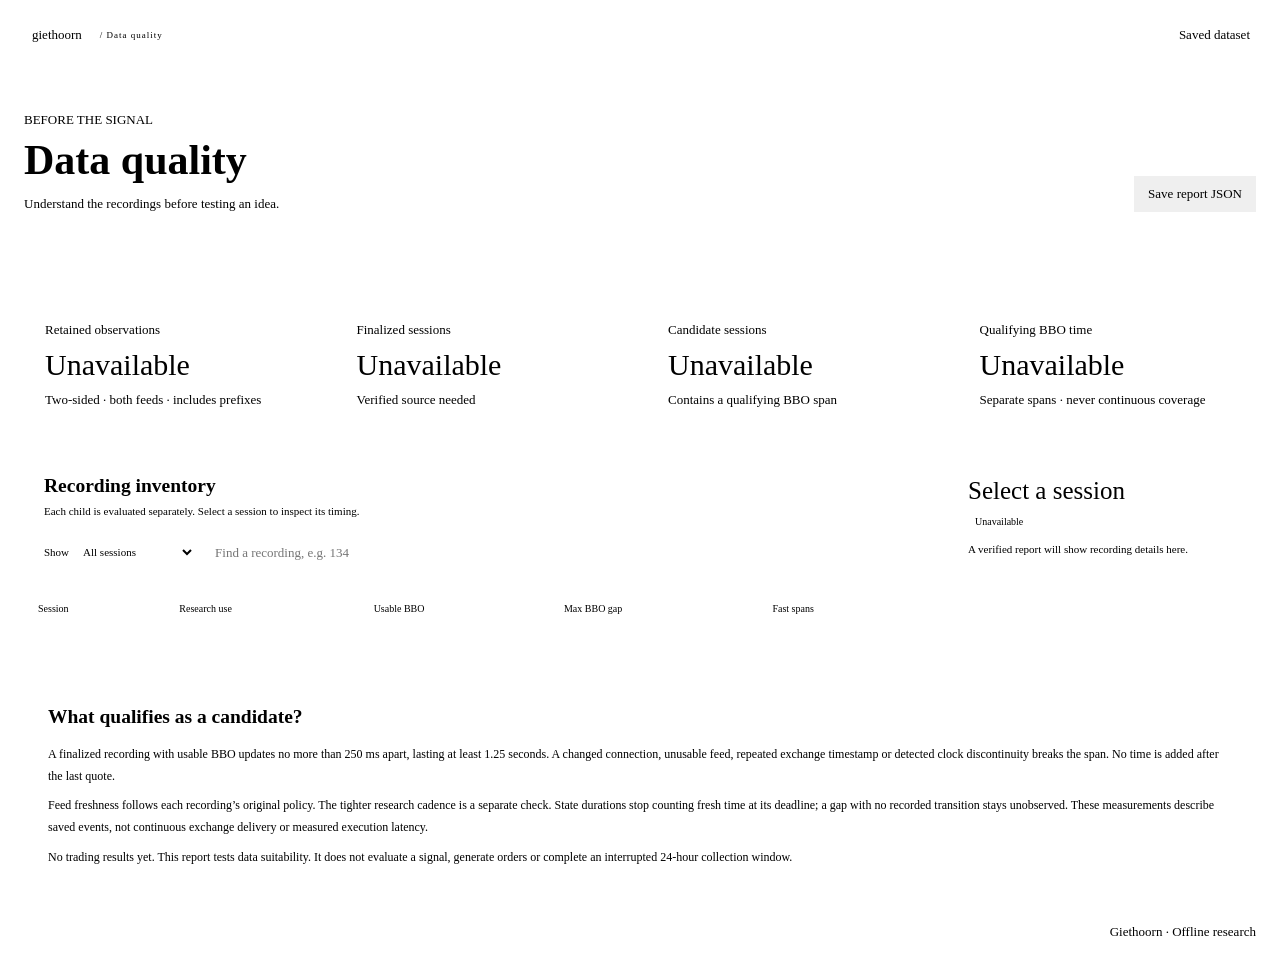
<file: web/quality.html>
<!doctype html>
<html lang="en">
<head>
<meta charset="utf-8"><meta name="viewport" content="width=device-width,initial-scale=1">
<meta http-equiv="Content-Security-Policy" content="default-src 'none'; script-src 'unsafe-inline'; style-src 'unsafe-inline'; connect-src 'none'; img-src data:">
<title>Data quality · Giethoorn</title>
<style>
__GIETHOORN_THEME__
*{box-sizing:border-box}body{margin:0;background:var(--bg);color:var(--ink);font-size:13px}button,input,select{font:inherit}button,select{cursor:pointer}button:focus-visible,select:focus-visible{outline:2px solid var(--focus);outline-offset:3px}.topbar{border-bottom:1px solid var(--line);padding:20px max(20px,calc((100% - 1280px)/2));display:flex;align-items:center;justify-content:space-between;gap:16px}.brand{display:flex;align-items:center;gap:12px;white-space:nowrap}.brand small{font-size:9px;letter-spacing:1px;margin-left:6px;color:var(--muted)}.brand-mark{display:grid;place-items:center}.pill{padding:7px 10px;border-radius:20px;display:inline-block}.page{max-width:1320px;margin:auto;padding:42px 24px 28px}.heading{display:flex;align-items:end;justify-content:space-between;gap:24px}.heading h1{margin:8px 0 12px;font-size:42px}.heading p{margin:0;color:var(--muted);font-size:13px}.button{border:1px solid var(--line);padding:10px 14px;white-space:nowrap}.notice{border:1px solid var(--line);border-left:3px solid var(--moss);border-radius:8px;padding:16px 18px;background:var(--sage-wash);margin:26px 0;line-height:1.6}.notice.bad{border-left-color:var(--danger);background:var(--danger-wash)}.notice p{margin:5px 0 0;color:var(--muted);font-size:12px}.stats{display:grid;grid-template-columns:repeat(4,minmax(0,1fr));gap:14px}.stat{padding:21px}.stat-number{font-size:30px;margin:10px 0 8px;font-variant-numeric:tabular-nums}.stat-foot{line-height:1.5}.workspace{display:grid;grid-template-columns:minmax(0,1fr) 310px;gap:20px;margin-top:24px;align-items:start}.recordings{overflow:hidden}.panel-head{padding:20px;border-bottom:1px solid var(--line-soft)}.panel-head h2{margin:0 0 6px}.small{font-size:11px;line-height:1.6}.filters{display:flex;gap:10px;padding-top:16px}.filters input,.filters select{background:var(--card);border:1px solid var(--line);border-radius:6px;padding:9px 10px;color:var(--ink);min-width:0}.filters input{flex:1;width:100%}.table-wrap{overflow:auto;max-height:600px}table{border-collapse:collapse;width:100%;font-size:11px;white-space:nowrap}th{text-align:left;font-size:10px;font-weight:500;color:var(--muted);background:var(--surface-muted);position:sticky;top:0;z-index:1}th,td{padding:13px 14px;border-bottom:1px solid var(--line-soft)}td.numeric{text-align:right;font-variant-numeric:tabular-nums}tbody tr.selected{background:var(--sage-wash)}td button{border:0;background:transparent;padding:3px 0;color:var(--ink);text-decoration:underline;text-underline-offset:4px;font-size:11px}td button[aria-pressed="true"]{font-weight:700}.tag{font-size:10px;border-radius:4px;padding:5px 7px;background:var(--surface-muted);color:var(--muted)}.tag.good{background:var(--sage-wash);color:var(--moss-hover)}.tag.warn{background:var(--thatch-wash);color:var(--warning)}.table-foot{padding:13px 20px;border-top:1px solid var(--line-soft)}.detail{padding:22px}.detail h2{font-family:var(--display);font-size:25px;font-weight:400;margin:0 0 8px}.detail p{font-size:11px;color:var(--muted);line-height:1.65}.facts{margin:20px 0 0}.facts div{display:flex;justify-content:space-between;gap:15px;padding:10px 0;border-bottom:1px solid var(--line-soft)}dt{color:var(--muted);font-size:11px}dd{margin:0;font-size:11px;text-align:right;overflow-wrap:anywhere}.state-block{padding-top:18px}.state-block h3{font-size:11px;margin:0 0 10px}.bar{height:9px;background:var(--surface-muted);border-radius:5px;overflow:hidden;display:flex}.bar span{height:100%}.bar .fresh{background:var(--moss)}.bar .stale{background:var(--brick)}.bar .unknown{background:var(--thatch)}.legend{display:flex;flex-wrap:wrap;gap:10px;font-size:10px;color:var(--muted);margin-top:8px}.legend i{display:inline-block;width:7px;height:7px;border-radius:2px;margin-right:4px}.method{margin-top:22px;padding:24px;line-height:1.8}.method h2{margin:0 0 10px}.method p{margin:8px 0;color:var(--muted);font-size:12px}.method strong{color:var(--ink);font-weight:500}.footer{margin-top:22px;display:flex;justify-content:space-between;gap:16px;line-height:1.6}.diagnostic{white-space:pre-wrap;overflow-wrap:anywhere;font:11px var(--mono);margin:14px 0 0}#empty{padding:30px 20px;color:var(--muted);text-align:center}#report-status{max-width:100%;overflow-wrap:anywhere}
@media(max-width:1050px){.stats{grid-template-columns:repeat(2,minmax(0,1fr))}.workspace{grid-template-columns:minmax(0,1fr)}.detail{max-width:100%}.facts{display:grid;grid-template-columns:repeat(2,minmax(0,1fr));column-gap:24px}.state-block{max-width:650px}}@media(max-width:550px){.topbar{padding:16px}.brand{font-size:23px}.brand small{display:none}.page{padding:28px 16px}.heading{align-items:start;flex-direction:column;gap:18px}.heading h1{font-size:35px}.stats{gap:10px}.stat{padding:16px}.stat-number{font-size:25px}.filters{flex-direction:column}.filters select{width:100%}.facts{display:block}.footer{flex-direction:column;gap:6px}.workspace{gap:16px}.notice{padding:14px}.detail{padding:20px}.method{padding:20px}}
</style></head>
<body>
<header class="topbar"><div class="brand"><span class="brand-mark" aria-hidden="true"><svg viewBox="0 0 24 24"><path d="M4 13h16M6 13V9m12 4V9M6 10q6-8 12 0t6 0M8 8v5m4-7v7m4-5v5M3 17q3-2 6 0t6 0t6 0M5 20q3-2 6 0t6 0"/></svg></span>giethoorn<small>/ Data quality</small></div><span class="pill" id="origin">Saved dataset</span></header>
<main class="page">
<div class="heading"><div><div class="eyebrow">BEFORE THE SIGNAL</div><h1>Data quality</h1><p>Understand the recordings before testing an idea.</p></div><button class="button primary" id="download">Save report JSON</button></div>
<section class="notice" id="notice" role="status"><strong id="report-status"></strong><p id="report-note"></p><pre class="diagnostic" id="diagnostic" hidden></pre></section>
<section class="stats" aria-label="Dataset summary">
<div class="card stat"><div class="stat-top">Retained observations</div><div class="stat-number" id="snapshots">Unavailable</div><div class="stat-foot">Two-sided · both feeds · includes prefixes</div></div>
<div class="card stat"><div class="stat-top">Finalized sessions</div><div class="stat-number" id="finalized">Unavailable</div><div class="stat-foot" id="prefixes">Verified source needed</div></div>
<div class="card stat"><div class="stat-top">Candidate sessions</div><div class="stat-number" id="candidates">Unavailable</div><div class="stat-foot">Contains a qualifying BBO span</div></div>
<div class="card stat"><div class="stat-top">Qualifying BBO time</div><div class="stat-number" id="fast-time">Unavailable</div><div class="stat-foot" id="span-count">Separate spans · never continuous coverage</div></div>
</section>
<div class="workspace">
<section class="card recordings"><div class="panel-head"><h2 class="section-title">Recording inventory</h2><div class="small">Each child is evaluated separately. Select a session to inspect its timing.</div><div class="filters"><label class="small" for="filter">Show<select id="filter"><option value="all">All sessions</option><option value="candidate">Candidates</option><option value="excluded">Excluded</option><option value="prefix">Recovered prefixes</option></select></label><input id="search" type="search" aria-label="Find recording" placeholder="Find a recording, e.g. 134"></div></div><div class="table-wrap"><table><thead><tr><th>Session</th><th>Research use</th><th>Usable BBO</th><th>Max BBO gap</th><th>Fast spans</th></tr></thead><tbody id="rows"></tbody></table><p id="empty" hidden>No matching sessions.</p></div><div class="table-foot small" id="row-count"></div></section>
<aside class="card detail" id="detail"><h2 id="child-name">Select a session</h2><span class="tag" id="child-tag">Unavailable</span><p id="child-note">A verified report will show recording details here.</p><dl class="facts" id="facts"></dl><div id="state-bars"></div></aside>
</div>
<section class="card method"><h2 class="section-title">What qualifies as a candidate?</h2><p><strong>A finalized recording with usable BBO updates no more than 250 ms apart, lasting at least 1.25 seconds.</strong> A changed connection, unusable feed, repeated exchange timestamp or detected clock discontinuity breaks the span. No time is added after the last quote.</p><p>Feed freshness follows each recording’s original policy. The tighter research cadence is a separate check. State durations stop counting fresh time at its deadline; a gap with no recorded transition stays unobserved. These measurements describe saved events, not continuous exchange delivery or measured execution latency.</p><p id="partition-note"></p><p><strong>No trading results yet.</strong> This report tests data suitability. It does not evaluate a signal, generate orders or complete an interrupted 24-hour collection window.</p></section>
<footer class="footer"><span id="created"></span><span>Giethoorn · Offline research</span></footer>
</main>
<script type="application/json" id="quality-data">__QUALITY_BOOT__</script>
<script>
const rawReport=document.getElementById('quality-data').textContent;
const report=JSON.parse(rawReport);
const byId=id=>document.getElementById(id);
const text=(id,value)=>{byId(id).textContent=value;};
const count=value=>value==null?'Unavailable':Number(value).toLocaleString('en-US');
const duration=value=>value==null?'Unavailable':value>=6e10?(value/6e10).toFixed(2)+' min':value>=1e9?(value/1e9).toFixed(2)+' s':(value/1e6).toFixed(1)+' ms';
const title=value=>String(value||'Unavailable').replaceAll('_',' ');
const good=report.status==='completed'&&report.source_unchanged;
text('origin',report.origin==='synthetic_fixture'?'Synthetic fixture':'Recorded public data');
text('created','Saved report · '+report.created_at_utc);
text('report-status',good?'Archive verified · quality review complete':'Quality review unavailable');
text('report-note',good?'Collector outcome: '+title(report.audit.reported_supervisor_status)+'. '+(report.audit.verified_24_hour_window?'The original requested day window passed.':'The full-day gate remains unverified; retained recordings are reviewed independently.'):'Audited counts and research eligibility are unavailable. Original evidence was preserved.');
if(!good)byId('notice').classList.add('bad');
if(report.error){byId('diagnostic').hidden=false;text('diagnostic',report.error);}
const totals=report.totals;
if(totals){text('snapshots',count(totals.retained_snapshots));text('finalized',count(totals.finalized));text('prefixes',count(totals.recovered_prefixes)+' recovered prefix(es) kept separately');text('candidates',count(totals.candidate_recordings));text('fast-time',duration(totals.candidate_span_ns));text('span-count',count(totals.candidate_span_count)+' separate qualifying spans');}
const parts=report.partitions;
text('partition-note',!good?'Research partitions are unavailable until the quality review verifies.':parts?.status==='frozen_retrospective'?'Chronological candidate split: '+parts.development.length+' development / '+parts.validation.length+' validation / '+parts.retrospective_test.length+' retrospective test sessions. Visually inspected sessions stay flagged; this is not a pristine prospective holdout.':'There are fewer than five candidate sessions, so no research split is admitted. More qualifying data may be needed.');
let selected=null;
const label=row=>'Run '+String(row.run).padStart(6,'0');
function select(row){
 selected=row.run;for(const button of byId('rows').querySelectorAll('button')){const active=Number(button.dataset.run)===selected;button.setAttribute('aria-pressed',String(active));button.closest('tr').classList.toggle('selected',active);}
 text('child-name',label(row));text('child-tag',row.candidate?'Candidate':row.finalized?'Excluded':'Recovered prefix');byId('child-tag').className='tag '+(row.candidate?'good':'warn');
 const reasons={candidate:'Contains a BBO span that meets the fixed research cadence.',recovered_prefix:'Preserved crash recovery data. Finalized-source research excludes this prefix.',schema_2_bbo_required:'This study requires a schema-2 recording with BBO enabled.',no_qualifying_bbo_span:'No BBO span meets the fixed cadence and minimum-duration rules.'};
 text('child-note',(reasons[row.reason]||title(row.reason))+(row.previously_inspected?' Previously selected for visual inspection.':''));
 const m=row.measurements,bbo=row.native_feeds?.bbo;
 const facts=[['Source end',title(row.source_end_reason)],['Quote comparison',title(row.comparison)],['Process elapsed',duration(row.process_elapsed_ns)],['Recorded span',duration(m?.recorded_duration_ns)],['Largest event gap',duration(m?.max_record_gap_ns)],['BBO snapshots',count(bbo?.snapshots)],['Usable fresh BBO',count(m?.usable_bbo_observations)],['Max BBO gap',duration(bbo?.max_snapshot_gap_ns)],['Qualifying spans',count(m?.cadence.candidate_span_count)],['Repeated BBO times',count(m?.equal_exchange_time_bbo_observations)],['Clock discontinuities',count(m?.wall_clock_discontinuities)],['Backward wall steps',count(m?.backwards_wall_steps)],['Connection errors',count(row.connection_errors)]];
 byId('facts').replaceChildren(...facts.map(([name,value])=>{const box=document.createElement('div'),dt=document.createElement('dt'),dd=document.createElement('dd');dt.textContent=name;dd.textContent=value;box.append(dt,dd);return box;}));
 byId('state-bars').replaceChildren();
 for(const [feed,states] of Object.entries(m?.feed_state_duration_ns||{})){
  const total=Object.values(states).reduce((a,b)=>a+b,0),block=document.createElement('div'),head=document.createElement('h3'),bar=document.createElement('div'),legend=document.createElement('div');block.className='state-block';head.textContent=feed.toUpperCase()+' · recorded states';bar.className='bar';legend.className='legend';
  for(const [name,value,color] of [['Fresh',states.fresh,'fresh'],['Stale',states.stale,'stale'],['Other / unobserved',total-states.fresh-states.stale,'unknown']]){const span=document.createElement('span');span.className=color;span.style.width=(total?value/total*100:0)+'%';span.title=name+': '+duration(value);bar.append(span);const caption=document.createElement('span'),dot=document.createElement('i');dot.style.background='var(--'+({fresh:'moss',stale:'brick',unknown:'thatch'}[color])+')';caption.append(dot,document.createTextNode(name+' '+duration(value)));legend.append(caption);}
  block.append(head,bar,legend);byId('state-bars').append(block);
 }
}
function filter(){
 const kind=byId('filter').value,query=byId('search').value.trim().toLowerCase();
 const rows=report.runs.filter(row=>(kind==='all'||kind==='candidate'&&row.candidate||kind==='excluded'&&!row.candidate||kind==='prefix'&&!row.finalized)&&label(row).toLowerCase().includes(query));
 byId('rows').replaceChildren(...rows.map(row=>{const tr=document.createElement('tr'),name=document.createElement('td'),button=document.createElement('button');button.textContent=label(row);button.dataset.run=String(row.run);button.setAttribute('aria-pressed','false');button.onclick=()=>select(row);name.append(button);tr.append(name);const status=document.createElement('td'),tag=document.createElement('span');tag.className='tag '+(row.candidate?'good':'warn');tag.textContent=row.candidate?'Candidate':row.finalized?'Excluded':'Recovered';status.append(tag);tr.append(status);for(const value of [count(row.measurements?.usable_bbo_observations),duration(row.native_feeds?.bbo?.max_snapshot_gap_ns),duration(row.measurements?.cadence.candidate_span_ns)]){const td=document.createElement('td');td.className='numeric';td.textContent=value;tr.append(td);}return tr;}));
 byId('empty').hidden=rows.length>0;byId('detail').hidden=rows.length===0;text('row-count',rows.length+' of '+report.runs.length+' sessions shown');if(rows.length)select(rows.find(row=>row.run===selected)||rows[0]);
}
byId('filter').onchange=filter;byId('search').oninput=filter;
byId('download').onclick=()=>{const url=URL.createObjectURL(new Blob([rawReport+'\n'],{type:'application/json'})),a=document.createElement('a');a.href=url;a.download='giethoorn-quality-report.json';a.click();setTimeout(()=>URL.revokeObjectURL(url),1000);};
filter();
</script></body></html>
</file>
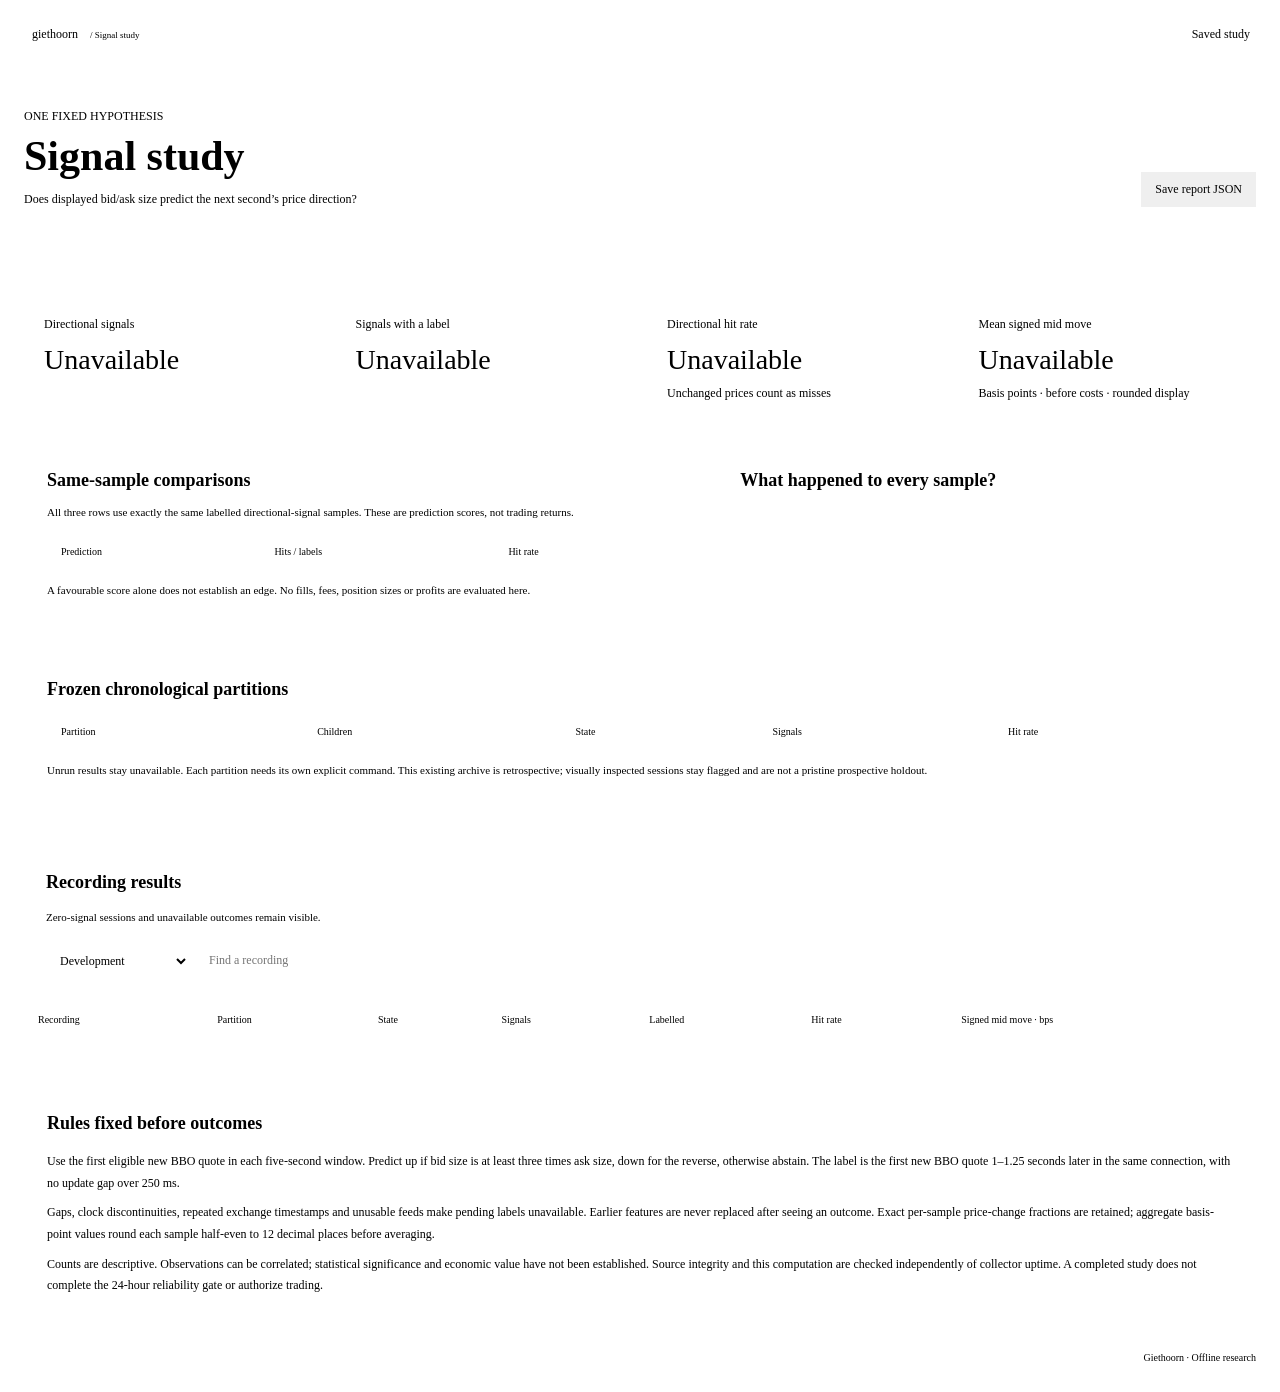
<file: web/study.html>
<!doctype html><html lang="en"><head><meta charset="utf-8"><meta name="viewport" content="width=device-width,initial-scale=1">
<meta http-equiv="Content-Security-Policy" content="default-src 'none'; script-src 'unsafe-inline'; style-src 'unsafe-inline'; connect-src 'none'">
<title>Signal study · Giethoorn</title><style>
__GIETHOORN_THEME__
*{box-sizing:border-box}body{margin:0;background:var(--bg);color:var(--ink);font-size:12px}button,input,select{font:inherit}button,select{cursor:pointer}.topbar{padding:20px max(20px,calc((100% - 1280px)/2));border-bottom:1px solid var(--line);display:flex;justify-content:space-between;align-items:center;gap:14px;flex-wrap:wrap}.brand{display:flex;align-items:center;gap:12px}.brand-mark{display:grid;place-items:center}.brand small{font-size:9px;color:var(--muted)}.pill{padding:7px 10px;border-radius:20px}.page{max-width:1320px;padding:40px 24px 26px;margin:auto}.heading{display:flex;justify-content:space-between;align-items:end;gap:20px}.heading h1{font-size:42px;margin:8px 0 12px}.heading p{margin:0;color:var(--muted)}.button{padding:10px 14px;border:1px solid var(--line);white-space:nowrap}.notice{border:1px solid var(--line);border-left:3px solid var(--moss);background:var(--sage-wash);border-radius:8px;padding:17px 20px;margin:26px 0;line-height:1.7}.notice p{margin:4px 0 0;color:var(--muted)}.notice.bad{background:var(--danger-wash);border-left-color:var(--danger)}.stats{display:grid;grid-template-columns:repeat(4,minmax(0,1fr));gap:14px}.stat{padding:20px}.stat-number{font-size:28px;margin:12px 0 8px;font-variant-numeric:tabular-nums;overflow-wrap:anywhere}.stat-foot{line-height:1.6}.grid{display:grid;grid-template-columns:minmax(0,1.25fr) minmax(0,1fr);gap:20px;margin-top:24px}.panel{padding:23px}.panel h2{margin:0 0 12px}.small{font-size:11px;line-height:1.7;color:var(--muted)}table{width:100%;border-collapse:collapse;white-space:nowrap;font-size:11px}th{text-align:left;font-size:10px;font-weight:500;color:var(--muted);background:var(--surface-muted)}th,td{padding:13px 14px;border-bottom:1px solid var(--line-soft)}td.numeric{text-align:right;font-variant-numeric:tabular-nums}.table-wrap{overflow:auto;max-height:560px}.facts{margin:16px 0 0}.facts div{display:flex;justify-content:space-between;gap:15px;border-bottom:1px solid var(--line-soft);padding:10px 0}dt{color:var(--muted)}dd{margin:0;text-align:right;font-variant-numeric:tabular-nums}.inventory{margin-top:22px;overflow:hidden}.panel-head{padding:22px}.filters{display:flex;gap:10px;margin-top:16px}.filters input,.filters select{padding:10px;border:1px solid var(--line);border-radius:6px;background:var(--card);color:var(--ink);min-width:0}.filters input{flex:1}.tag{padding:5px 7px;border-radius:4px;background:var(--surface-muted);color:var(--muted);font-size:10px}.tag.good{background:var(--sage-wash);color:var(--moss-hover)}.tag.wait{background:var(--thatch-wash);color:var(--warning)}.rules{padding:23px;margin-top:22px;line-height:1.8}.rules h2{margin:0 0 12px}.rules p{margin:8px 0;color:var(--muted)}.footer{margin-top:22px;display:flex;justify-content:space-between;gap:16px;color:var(--muted);font-size:10px;line-height:1.6}.diagnostic{white-space:pre-wrap;overflow-wrap:anywhere;font:11px var(--mono)}#empty{padding:24px;text-align:center;color:var(--muted)}.reasons{padding:0 0 0 18px;color:var(--muted);line-height:1.9}.partitions{padding:23px;margin-top:22px}.partitions h2{margin:0 0 13px}.table-foot{padding:12px 22px}
@media(max-width:900px){.stats{grid-template-columns:repeat(2,minmax(0,1fr))}.grid{grid-template-columns:minmax(0,1fr)}}@media(max-width:550px){.page{padding:28px 16px}.heading{align-items:start;flex-direction:column}.heading h1{font-size:35px}.topbar{padding:16px}.brand small{display:none}.stat{padding:16px}.stat-number{font-size:23px}.stats{gap:10px}.filters{flex-direction:column}.footer{flex-direction:column;gap:5px}.panel,.panel-head,.partitions,.rules{padding:19px}}
</style></head><body>
<header class="topbar"><div class="brand"><span class="brand-mark" aria-hidden="true"><svg viewBox="0 0 24 24"><path d="M4 13h16M6 13V9m12 4V9M6 10q6-8 12 0M8 8v5m4-7v7m4-5v5M3 17q3-2 6 0t6 0t6 0M5 20q3-2 6 0t6 0"/></svg></span>giethoorn<small>/ Signal study</small></div><span class="pill" id="origin">Saved study</span></header>
<main class="page"><div class="heading"><div><div class="eyebrow">ONE FIXED HYPOTHESIS</div><h1>Signal study</h1><p>Does displayed bid/ask size predict the next second’s price direction?</p></div><button class="button primary" id="download">Save report JSON</button></div>
<section class="notice" id="notice" role="status"><strong id="status"></strong><p id="scope"></p><p id="source-state"></p><pre class="diagnostic" id="error" hidden></pre></section>
<section class="stats" aria-label="Selected partition results">
<div class="card stat"><div class="stat-top">Directional signals</div><div class="stat-number" id="signals">Unavailable</div><div class="stat-foot" id="sample-count"></div></div>
<div class="card stat"><div class="stat-top">Signals with a label</div><div class="stat-number" id="labels">Unavailable</div><div class="stat-foot" id="missing-count"></div></div>
<div class="card stat"><div class="stat-top">Directional hit rate</div><div class="stat-number" id="hit-rate">Unavailable</div><div class="stat-foot">Unchanged prices count as misses</div></div>
<div class="card stat"><div class="stat-top">Mean signed mid move</div><div class="stat-number" id="mid-move">Unavailable</div><div class="stat-foot">Basis points · before costs · rounded display</div></div>
</section>
<div class="grid"><section class="card panel"><h2 class="section-title">Same-sample comparisons</h2><p class="small">All three rows use exactly the same labelled directional-signal samples. These are prediction scores, not trading returns.</p><div class="table-wrap"><table><thead><tr><th>Prediction</th><th>Hits / labels</th><th>Hit rate</th></tr></thead><tbody id="baselines"></tbody></table></div><p class="small">A favourable score alone does not establish an edge. No fills, fees, position sizes or profits are evaluated here.</p></section>
<section class="card panel"><h2 class="section-title">What happened to every sample?</h2><dl class="facts" id="coverage"></dl><ul class="reasons" id="reasons"></ul></section></div>
<section class="card partitions"><h2 class="section-title">Frozen chronological partitions</h2><div class="table-wrap"><table><thead><tr><th>Partition</th><th>Children</th><th>State</th><th>Signals</th><th>Hit rate</th></tr></thead><tbody id="partitions"></tbody></table></div><p class="small">Unrun results stay unavailable. Each partition needs its own explicit command. This existing archive is retrospective; visually inspected sessions stay flagged and are not a pristine prospective holdout.</p></section>
<section class="card inventory"><div class="panel-head"><h2 class="section-title">Recording results</h2><div class="small">Zero-signal sessions and unavailable outcomes remain visible.</div><div class="filters"><select id="filter" aria-label="Recording partition"><option value="development">Development</option><option value="validation">Validation</option><option value="retrospective_test">Retrospective test</option><option value="all">All frozen recordings</option></select><input id="search" type="search" aria-label="Find recording" placeholder="Find a recording"></div></div><div class="table-wrap"><table><thead><tr><th>Recording</th><th>Partition</th><th>State</th><th>Signals</th><th>Labelled</th><th>Hit rate</th><th>Signed mid move · bps</th></tr></thead><tbody id="rows"></tbody></table><p id="empty" hidden>No matching recordings.</p></div><div class="table-foot small" id="row-count"></div></section>
<section class="card rules"><h2 class="section-title">Rules fixed before outcomes</h2><p>Use the first eligible new BBO quote in each five-second window. Predict up if bid size is at least three times ask size, down for the reverse, otherwise abstain. The label is the first new BBO quote 1–1.25 seconds later in the same connection, with no update gap over 250 ms.</p><p>Gaps, clock discontinuities, repeated exchange timestamps and unusable feeds make pending labels unavailable. Earlier features are never replaced after seeing an outcome. Exact per-sample price-change fractions are retained; aggregate basis-point values round each sample half-even to 12 decimal places before averaging.</p><p>Counts are descriptive. Observations can be correlated; statistical significance and economic value have not been established. Source integrity and this computation are checked independently of collector uptime. A completed study does not complete the 24-hour reliability gate or authorize trading.</p></section>
<footer class="footer"><span id="created"></span><span>Giethoorn · Offline research</span></footer></main>
<script type="application/json" id="study-data">__QUALITY_BOOT__</script><script>
const rawReport=document.getElementById('study-data').textContent,report=JSON.parse(rawReport);
const byId=id=>document.getElementById(id),text=(id,value)=>{byId(id).textContent=value;};
const count=n=>n==null?'Unavailable':Number(n).toLocaleString('en-US');
const pretty=value=>String(value||'Unavailable').replaceAll('_',' ');
const percent=value=>value==null?'Unavailable':value.replace(/\.0+$/,'')+'%';
const decimal=value=>value==null?'Unavailable':value.replace(/(\.\d*?[1-9])0+$/,'$1').replace(/\.0+$/,'');
const good=report.status==='completed'&&report.source_unchanged&&report.quality_unchanged,metrics=report.metrics;
text('origin',report.origin==='synthetic_fixture'?'Synthetic fixture':'Recorded public data');
text('created','Saved study · '+report.created_at_utc);
text('status',good?pretty(report.selected_partition)+' study complete':'Study results unavailable');
text('scope','Selected partition: '+pretty(report.selected_partition)+'. Other partitions have no computed signal results in this run.');
text('source-state',report.audit?'Collector outcome: '+pretty(report.audit.reported_supervisor_status)+'. Full-day completion is a separate gate.':'Source verification did not complete.');
if(!good)byId('notice').classList.add('bad');
if(report.error){text('error',report.error);byId('error').hidden=false;}
if(metrics){text('signals',count(metrics.signals));text('sample-count',count(metrics.samples)+' samples · '+count(metrics.abstentions)+' abstentions');text('labels',count(metrics.labelled_signals));text('missing-count',count(metrics.missing_signal_labels)+' signal labels unavailable');text('hit-rate',percent(metrics.hit_rate_percent));text('mid-move',decimal(metrics.mean_signed_mid_change_bps_display));byId('mid-move').title=metrics.mean_signed_mid_change_bps_12dp||'Unavailable';}
function cell(value,numeric=false){const td=document.createElement('td');td.textContent=value;if(numeric)td.className='numeric';return td;}
const baselines=[['Size imbalance',metrics?.signal_hits,metrics?.hit_rate_percent],['Always up',metrics?.always_up_hits,metrics?.always_up_percent],['Always down',metrics?.always_down_hits,metrics?.always_down_percent]];
byId('baselines').replaceChildren(...baselines.map(([name,hits,rate])=>{const tr=document.createElement('tr');tr.append(cell(name),cell(hits==null?'Unavailable':count(hits)+' / '+count(metrics.labelled_signals),true),cell(percent(rate),true));return tr;}));
const coverage=[['Samples',metrics?.samples],['Abstentions',metrics?.abstentions],['All available labels',metrics?.labelled_samples],['All unavailable labels',metrics?.missing_labels],['Unchanged signal labels',metrics?.unchanged_signal_labels],['Bins without an eligible BBO',metrics?.sampling_bins_without_eligible_bbo]];
byId('coverage').replaceChildren(...coverage.map(([name,value])=>{const row=document.createElement('div'),dt=document.createElement('dt'),dd=document.createElement('dd');dt.textContent=name;dd.textContent=count(value);row.append(dt,dd);return row;}));
byId('reasons').replaceChildren(...Object.entries(metrics?.missing_label_reasons||{}).map(([name,value])=>{const li=document.createElement('li');li.textContent=pretty(name)+': '+count(value);return li;}));
byId('partitions').replaceChildren(...['development','validation','retrospective_test'].map(name=>{const value=report.partitions[name],tr=document.createElement('tr');tr.append(cell(pretty(name)),cell(count(value.children.length),true),cell(pretty(value.status)),cell(count(value.metrics?.signals),true),cell(percent(value.metrics?.hit_rate_percent),true));return tr;}));
function filter(){const selected=byId('filter').value,query=byId('search').value.trim().toLowerCase();const rows=report.rows.filter(row=>(selected==='all'||row.partition===selected)&&String(row.child).padStart(6,'0').includes(query));byId('rows').replaceChildren(...rows.map(row=>{const tr=document.createElement('tr'),state=document.createElement('td'),tag=document.createElement('span');tag.className='tag '+(row.status==='completed'?'good':'wait');tag.textContent=pretty(row.status);state.append(tag);tr.append(cell('Run '+String(row.child).padStart(6,'0')+(row.previously_inspected?' · inspected':'')),cell(pretty(row.partition)),state,cell(count(row.metrics?.signals),true),cell(count(row.metrics?.labelled_signals),true),cell(percent(row.metrics?.hit_rate_percent),true),cell(decimal(row.metrics?.mean_signed_mid_change_bps_12dp),true));return tr;}));byId('empty').hidden=rows.length>0;text('row-count',rows.length+' of '+report.rows.length+' recordings shown');}
byId('filter').value=report.selected_partition;byId('filter').onchange=filter;byId('search').oninput=filter;
byId('download').onclick=()=>{const url=URL.createObjectURL(new Blob([rawReport+'\n'],{type:'application/json'})),a=document.createElement('a');a.href=url;a.download='giethoorn-study-report.json';a.click();setTimeout(()=>URL.revokeObjectURL(url),1000);};filter();
</script></body></html>
</file>
